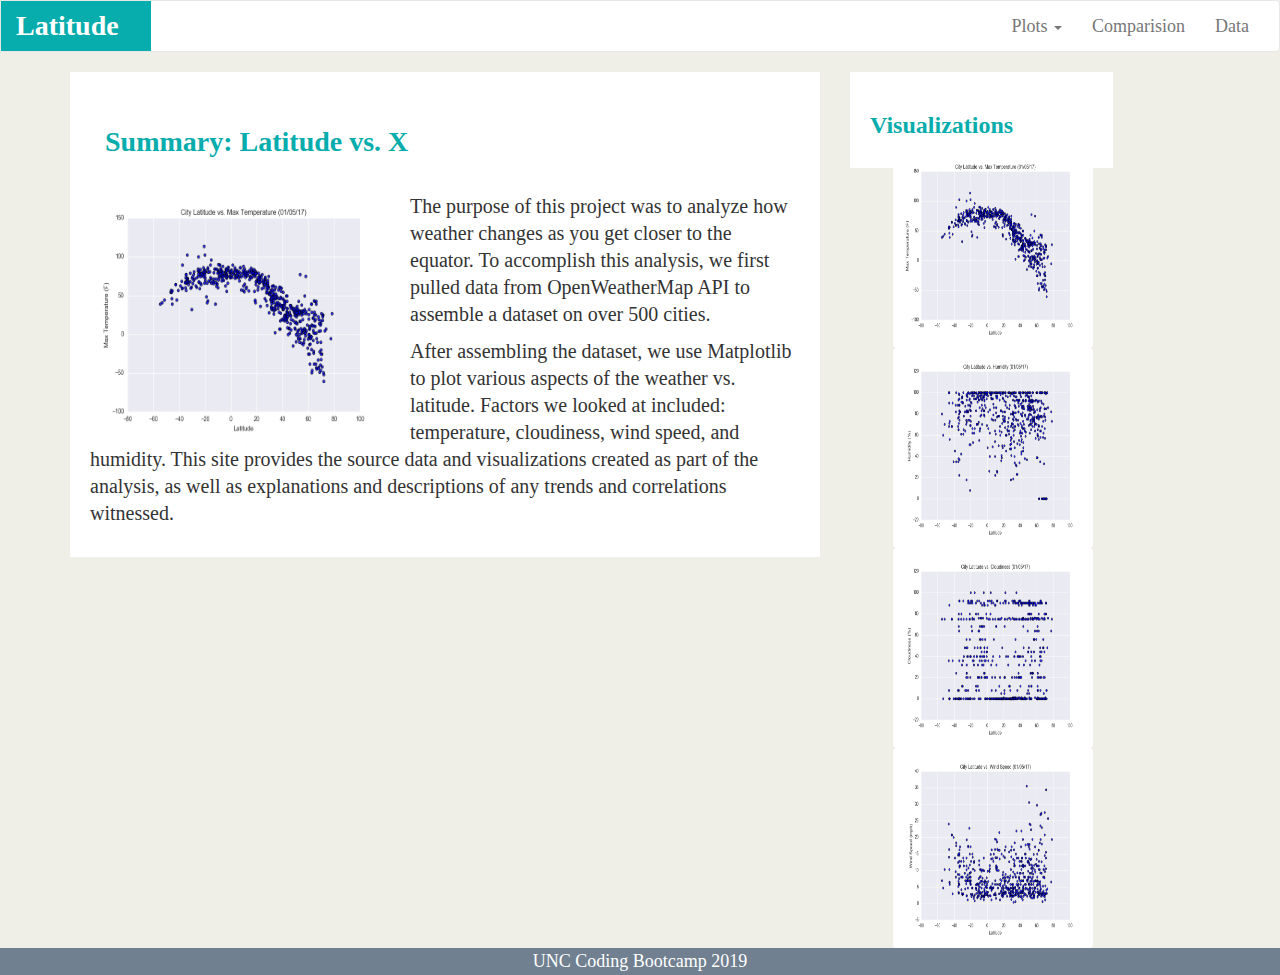
<file: index.html>
<!DOCTYPE html>
<html lang="en-us">
<head>
  <meta charset="UTF-8">
  <title>Bootstrap Visualization Dashboard</title>
  <link rel="stylesheet" href="reset.css">
  <link rel="stylesheet" href="https://maxcdn.bootstrapcdn.com/bootstrap/3.3.7/css/bootstrap.min.css" integrity="sha384-BVYiiSIFeK1dGmJRAkycuHAHRg32OmUcww7on3RYdg4Va+PmSTsz/K68vbdEjh4u" crossorigin="anonymous">
  <link rel="stylesheet" type="text/css" href="style.css">
</head>

<body>
    <nav class="navbar navbar-default">
      <div class="container-fluid">
        <div class="navbar-header">
            <button type="button" class="navbar-toggle" data-toggle="collapse">
                <span class="icon-bar"></span>
                <span class="icon-bar"></span>
                <span class="icon-bar"></span>                        
              </button>
          <a class="navbar-brand" href="#"><strong>Latitude</strong></a>
        </div>
        <div class="collapse navbar-collapse collapse show" data-toggle="collpase" id="bs-example-navbar-collapse-1">
          <ul class="nav navbar-nav navbar-right">
            <li class="dropdown">
              <a href="#" class="dropdown-toggle" data-toggle="dropdown" role="button" aria-haspopup="true" aria-expanded="false">Plots <span class="caret"></span></a>
              <ul class="dropdown-menu">
                <li><a href="#">Max Temperature</a></li>
                <li><a href="#">Humidity</a></li>
                <li><a href="#">Cloudiness</a></li>
                <li><a href="#">Wind Speed</a></li>
              </ul>
            <li><a href="#">Comparision</a></li>
            <li><a href="#">Data</a></li>
            </li>
          </ul>
        </div>
      </div>
    </nav>
    <div class="container clearfix">
        <div class="row clearfix">
            <div class="col-md-8 clearfix">
              <div class="box">
                <header>
                  <h1>
                    <strong>Summary: Latitude vs. X</strong>
                  </h1>
                </header>
                <img id="landing-image" src="Resources\assets\images\Fig1.png" alt="Landing Image" class="pull-left">
                <p>The purpose of this project was to analyze how weather changes as you get closer to the equator. To accomplish this analysis, we first pulled data from OpenWeatherMap API to assemble a dataset on over 500 cities.</p>
                <p>After assembling the dataset, we use Matplotlib to plot various aspects of the weather vs. latitude. Factors we looked at included: temperature, cloudiness, wind speed, and humidity. This site provides the source data and visualizations created as part of the analysis, as well as explanations and descriptions of any trends and correlations witnessed.</p>
              </div>
            </div>
            <div class="col-md-3 clearfix" id="sidebar">
              <div class="box">
                <h2>
                    <strong>Visualizations</strong>
                </h2>
                <ul class="viz-image-group">
                    <li><img id="viz-image" src="Resources\assets\images\Fig1.png" alt="Max Temp Image" class="img-thumbnail float-right d-inline-block"></li>
                    <li><img id="viz-image" src="Resources\assets\images\Fig2.png" alt="Humidity Image" class="img-thumbnail float-right d-inline-block"></li>
                    <li><img id="viz-image" src="Resources\assets\images\Fig3.png" alt="Cloudiness Image" class="img-thumbnail float-right d-inline-block"></li>
                    <li><img id="viz-image" src="Resources\assets\images\Fig4.png" alt="Wind Speed Image" class="img-thumbnail float-right d-inline-block"></li>
                </ul>
              </div>
            </div>
        </div>
    </div>
    <footer class="footer">
        <div class="footer">
            <span>UNC Coding Bootcamp 2019</span>
          </div>
    </footer>
    <script src="https://code.jquery.com/jquery-3.3.1.slim.min.js" integrity="sha384-q8i/X+965DzO0rT7abK41JStQIAqVgRVzpbzo5smXKp4YfRvH+8abtTE1Pi6jizo" crossorigin="anonymous"></script>
    <script src="https://cdnjs.cloudflare.com/ajax/libs/popper.js/1.14.6/umd/popper.min.js" integrity="sha384-wHAiFfRlMFy6i5SRaxvfOCifBUQy1xHdJ/yoi7FRNXMRBu5WHdZYu1hA6ZOblgut" crossorigin="anonymous"></script>
    <script src="https://stackpath.bootstrapcdn.com/bootstrap/4.2.1/js/bootstrap.min.js" integrity="sha384-B0UglyR+jN6CkvvICOB2joaf5I4l3gm9GU6Hc1og6Ls7i6U/mkkaduKaBhlAXv9k" crossorigin="anonymous"></script>
 </body>

</html>
</file>
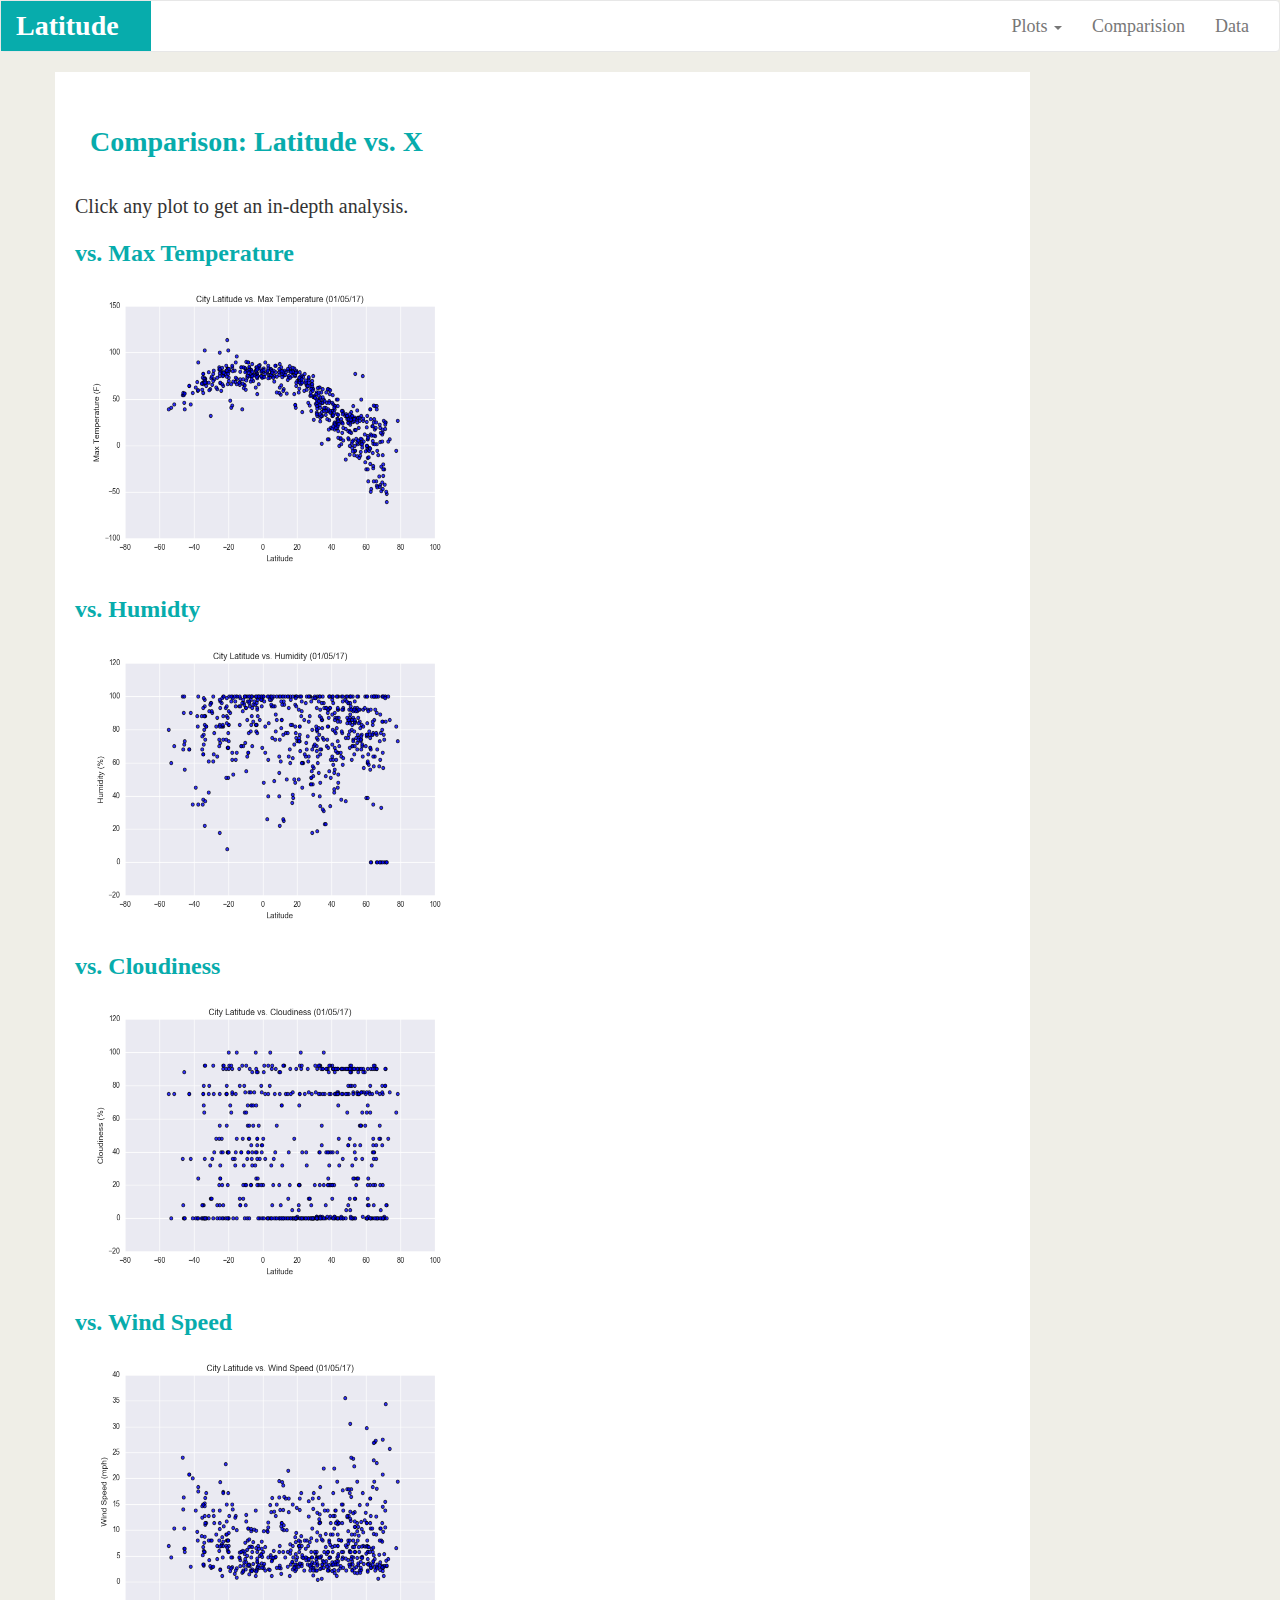
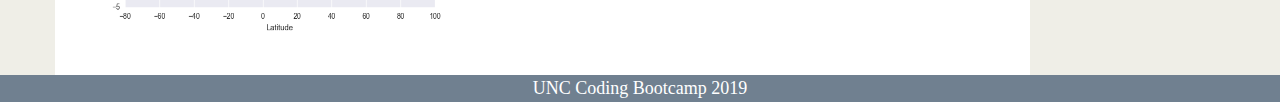
<file: comparison.html>
<!DOCTYPE html>
<html lang="en-us">
<head>
  <meta charset="UTF-8">
  <title>Bootstrap Visualization Dashboard</title>
  <link rel="stylesheet" href="reset.css">
  <link rel="stylesheet" href="https://maxcdn.bootstrapcdn.com/bootstrap/3.3.7/css/bootstrap.min.css" integrity="sha384-BVYiiSIFeK1dGmJRAkycuHAHRg32OmUcww7on3RYdg4Va+PmSTsz/K68vbdEjh4u" crossorigin="anonymous">
  <link rel="stylesheet" type="text/css" href="style.css">
</head>

<body>
    <nav class="navbar navbar-default">
      <div class="container-fluid">
        <div class="navbar-header">
          <a class="navbar-brand" href="#"><strong>Latitude</strong></a>
        </div>
        <div class="collapse navbar-collapse" id="bs-example-navbar-collapse-1">
          <ul class="nav navbar-nav navbar-right">
            <li class="dropdown">
              <a href="#" class="dropdown-toggle" data-toggle="dropdown" role="button" aria-haspopup="true" aria-expanded="false">Plots <span class="caret"></span></a>
              <ul class="dropdown-menu">
                <li><a href="#">Max Temperature</a></li>
                <li><a href="#">Humidity</a></li>
                <li><a href="#">Cloudiness</a></li>
                <li><a href="#">Wind Speed</a></li>
              </ul>
            <li><a href="#">Comparision</a></li>
            <li><a href="#">Data</a></li>
            </li>
          </ul>
        </div>
      </div>
    </nav>
    <div class="container clearfix">
        <div class="row clearfix">
            <div class="col-md-10 clearfix">
              <header>
                <h1>
                  <strong>Comparison: Latitude vs. X</strong>
                </h1>
              </header>
              <p>Click any plot to get an in-depth analysis.</p>
              <ul>
                  <li><div class="caption"><h3><strong>vs. Max Temperature</strong></h3></div><a href="#"><img id="comp-image" src="Resources\assets\images\Fig1.png" alt="Max Temp Image"></a></li>
                  <li><div class="caption"><h3><strong>vs. Humidty</strong></h3></div><a href="#"><img id="comp-image" src="Resources\assets\images\Fig2.png" alt="Humidity Image"></a></li>
                  <li><div class="caption"><h3><strong>vs. Cloudiness</strong></h3></div><a href="#"><img id="comp-image" src="Resources\assets\images\Fig3.png" alt="Cloudiness Image"></a></li>
                  <li><div class="caption"><h3><strong>vs. Wind Speed</strong></h3></div><a href="#"><img id="comp-image" src="Resources\assets\images\Fig4.png" alt="Wind Speed Image"></a></li>
              </ul>
            </div>
        </div>
    </div>
    <footer class="footer">
        <div class="footer">
            <span>UNC Coding Bootcamp 2019</span>
          </div>
    </footer>
    <script src="https://code.jquery.com/jquery-3.3.1.slim.min.js" integrity="sha384-q8i/X+965DzO0rT7abK41JStQIAqVgRVzpbzo5smXKp4YfRvH+8abtTE1Pi6jizo" crossorigin="anonymous"></script>
    <script src="https://cdnjs.cloudflare.com/ajax/libs/popper.js/1.14.6/umd/popper.min.js" integrity="sha384-wHAiFfRlMFy6i5SRaxvfOCifBUQy1xHdJ/yoi7FRNXMRBu5WHdZYu1hA6ZOblgut" crossorigin="anonymous"></script>
    <script src="https://stackpath.bootstrapcdn.com/bootstrap/4.2.1/js/bootstrap.min.js" integrity="sha384-B0UglyR+jN6CkvvICOB2joaf5I4l3gm9GU6Hc1og6Ls7i6U/mkkaduKaBhlAXv9k" crossorigin="anonymous"></script>
 </body>

</html>
</file>
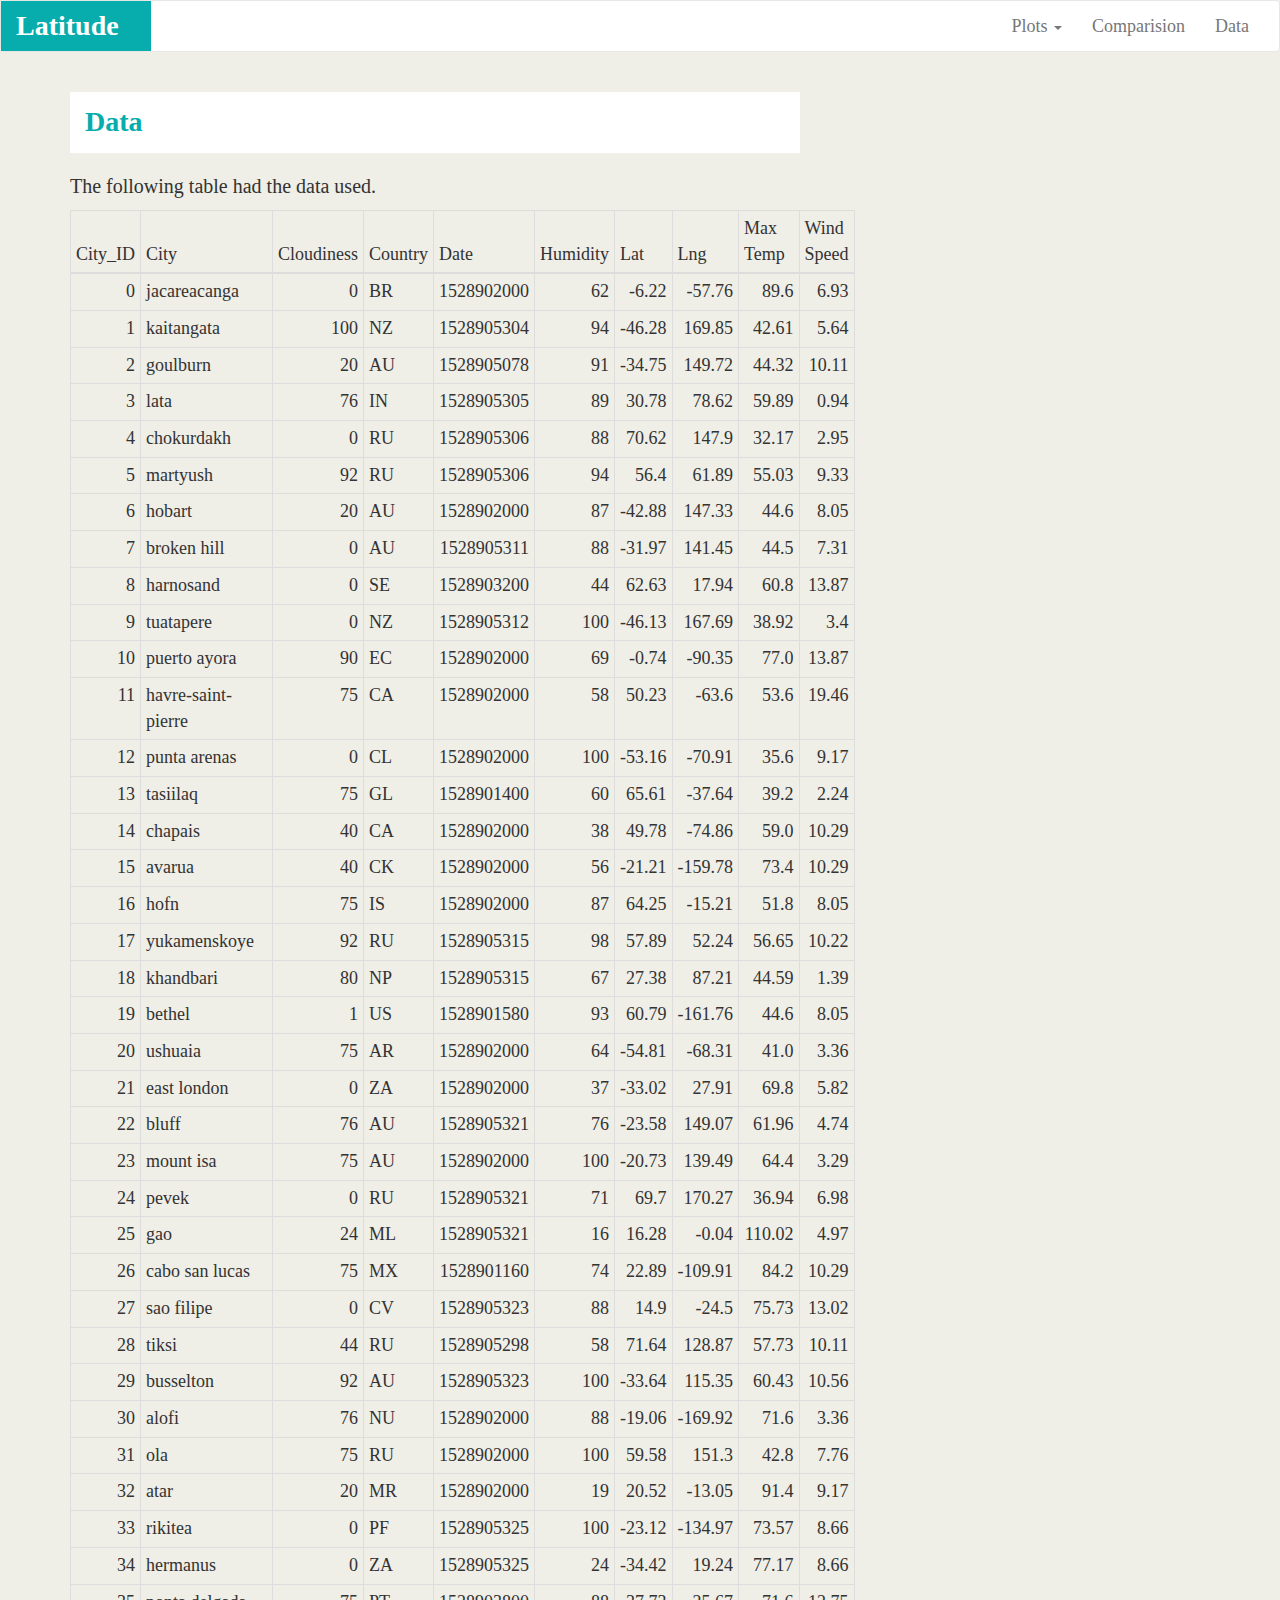
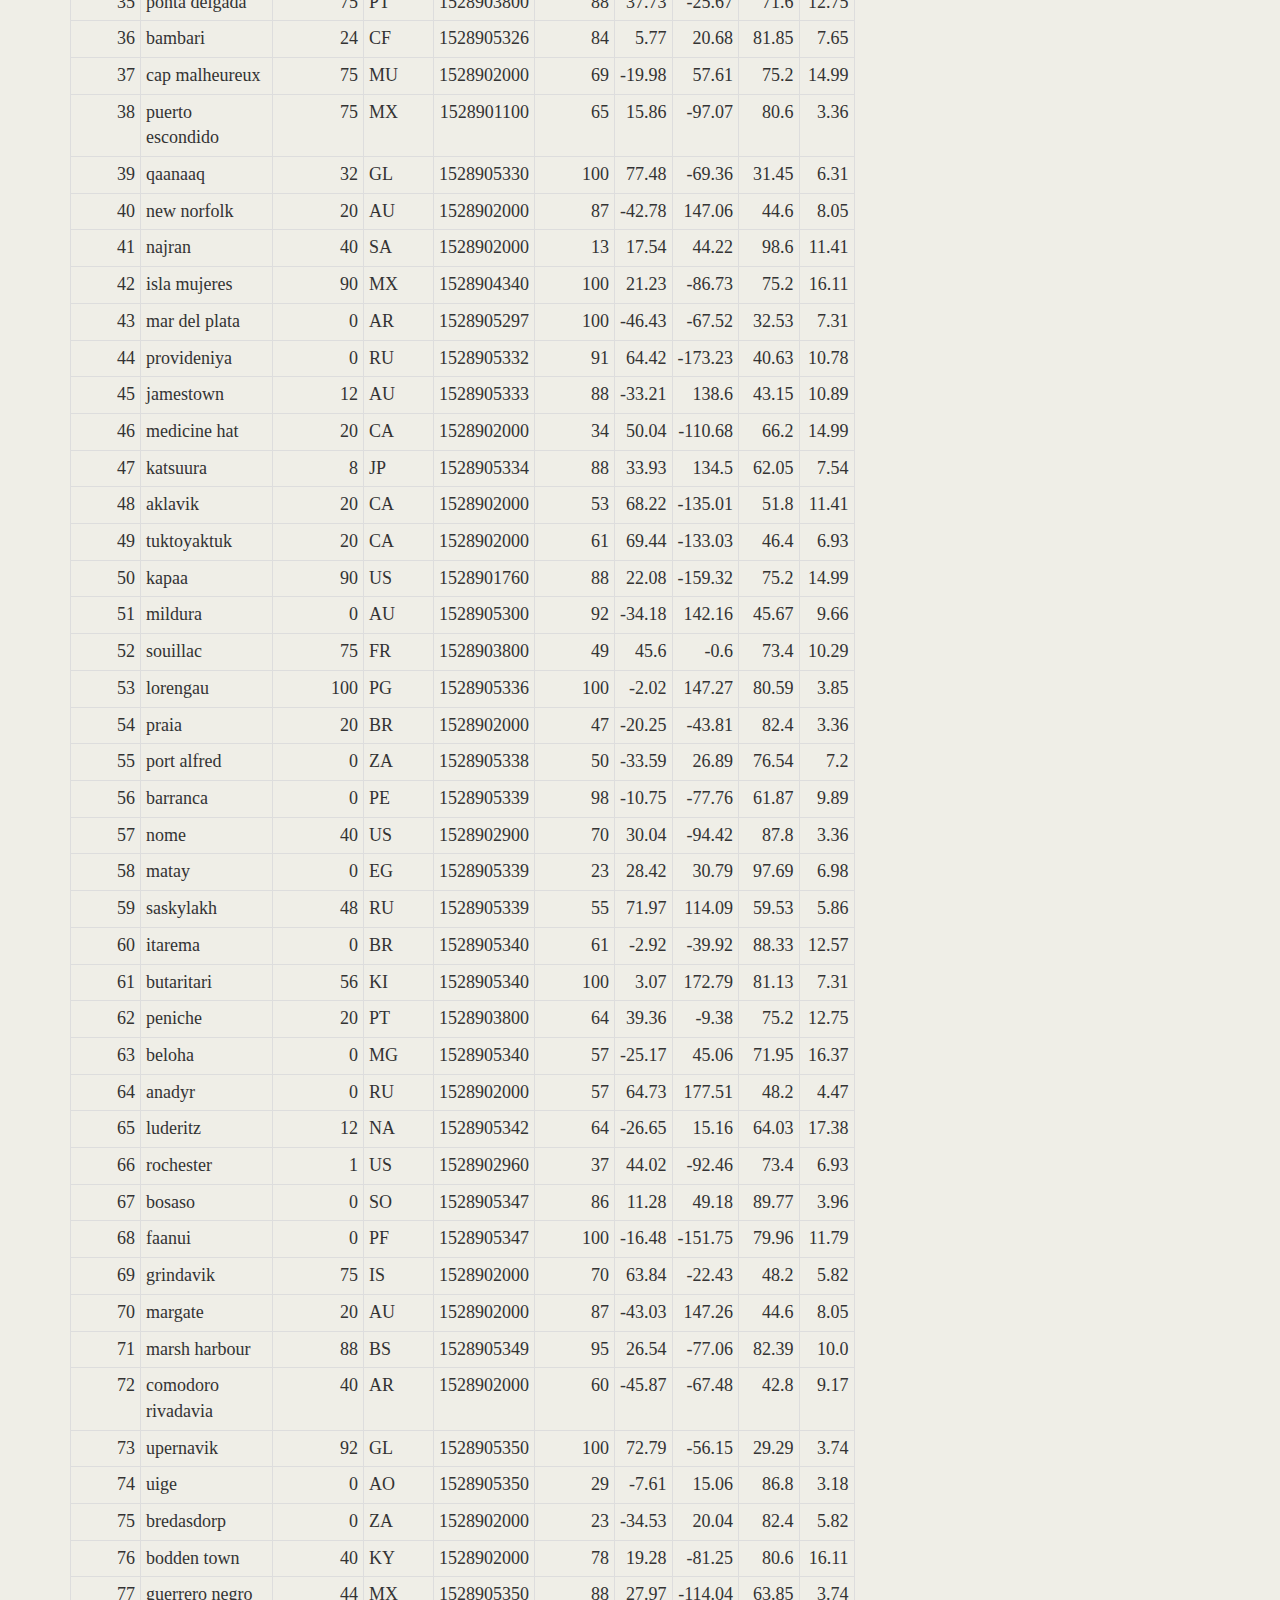
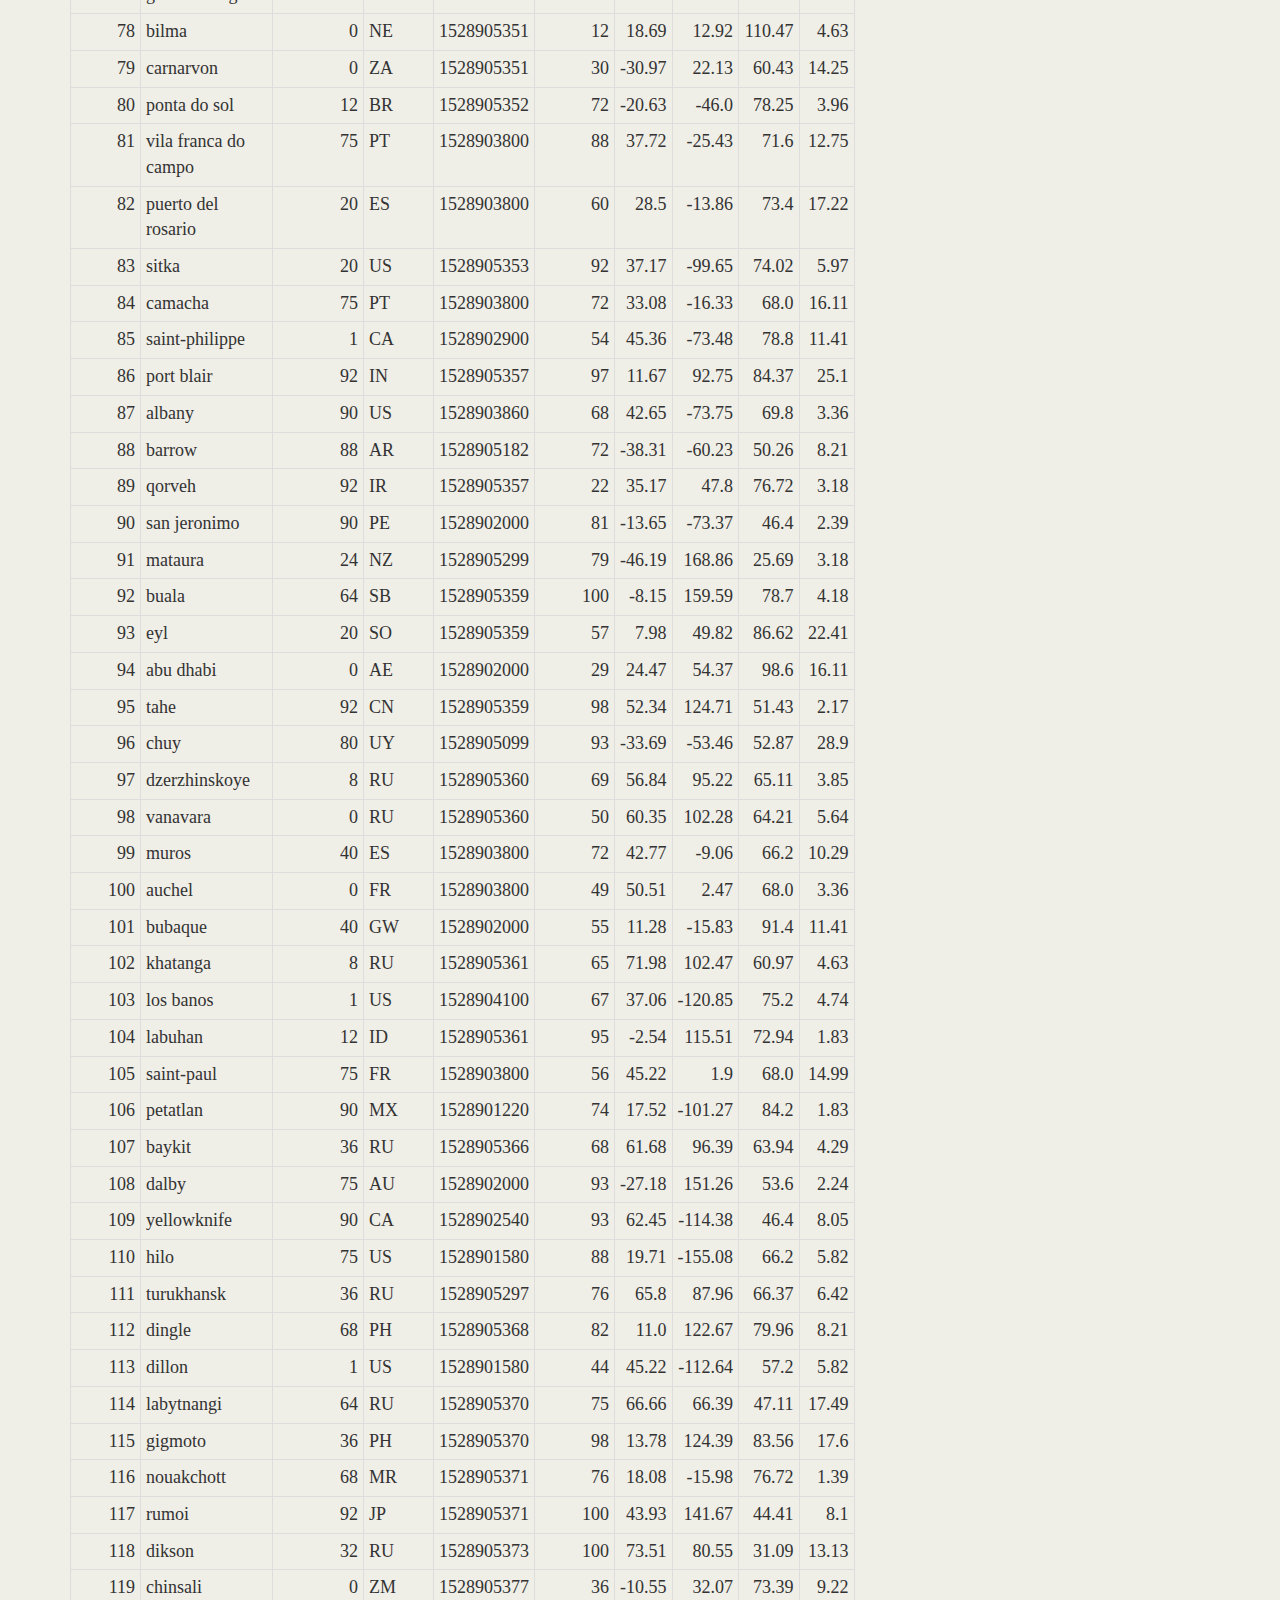
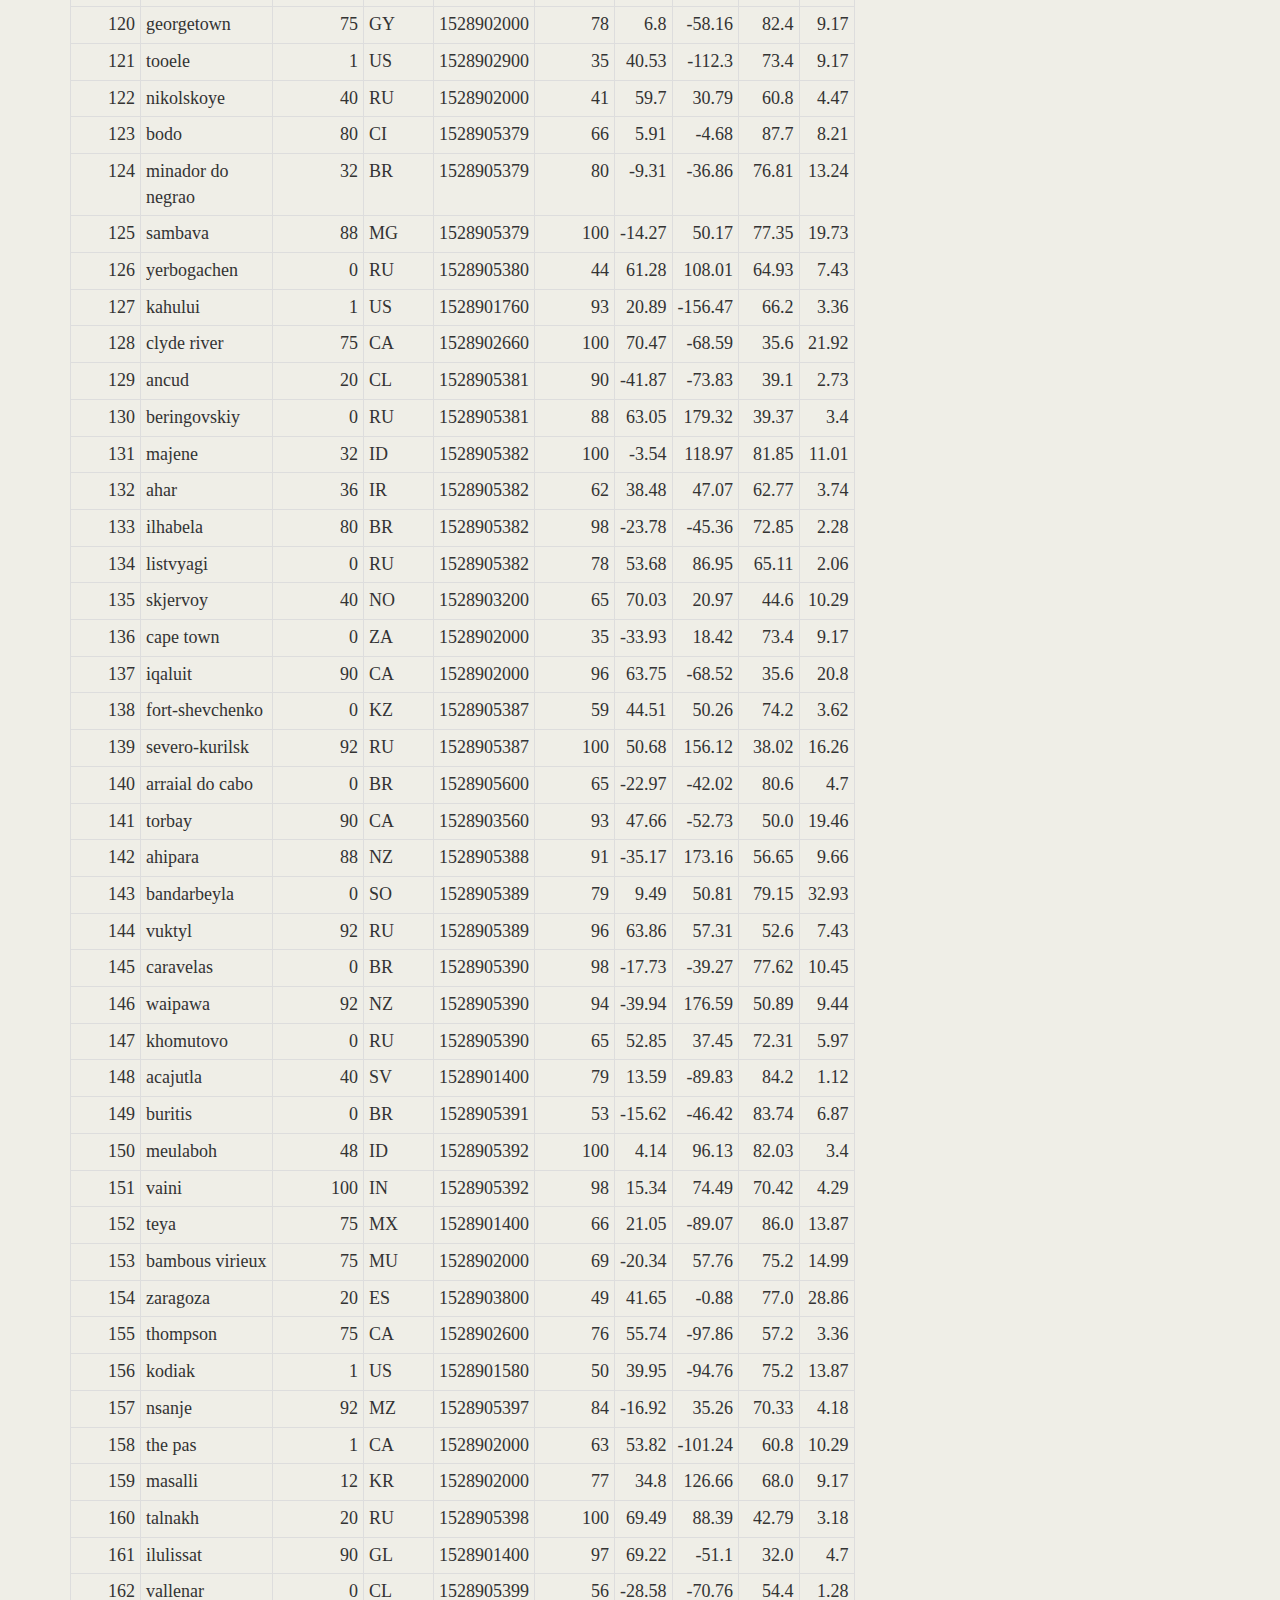
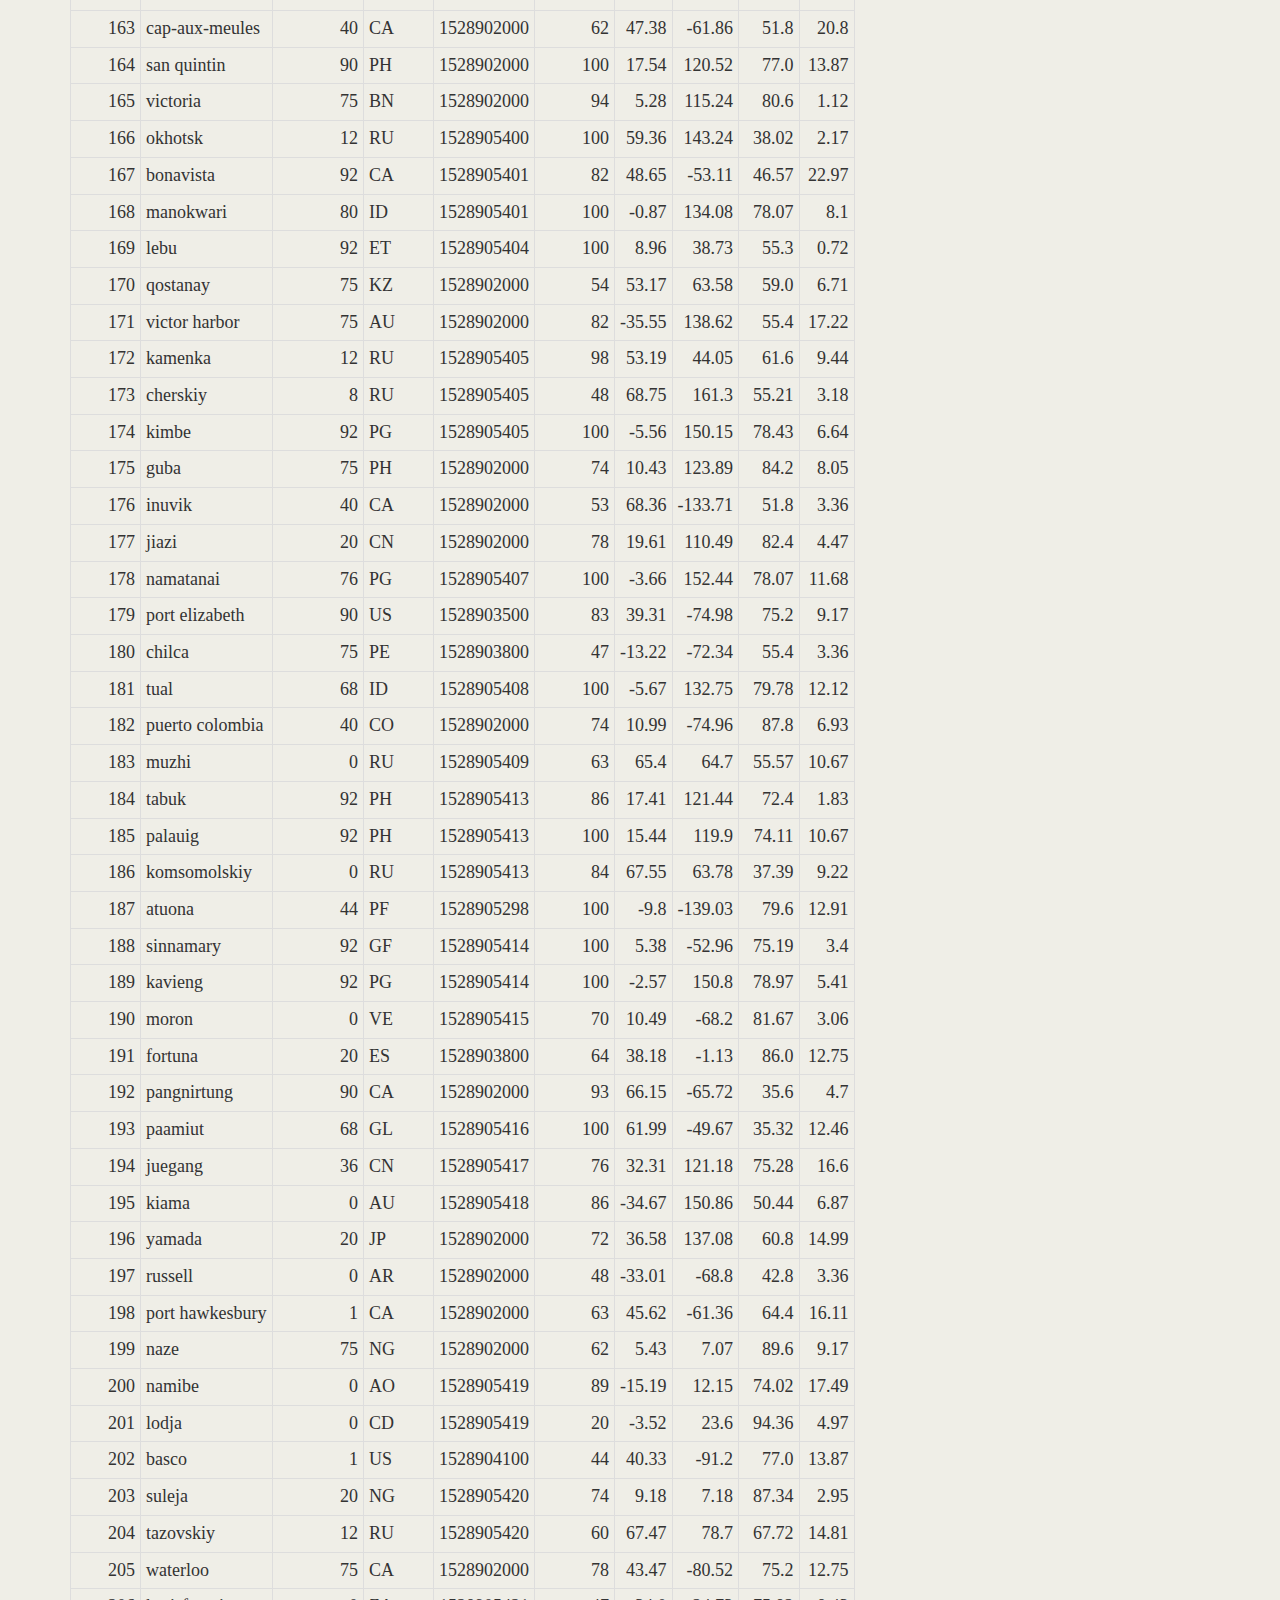
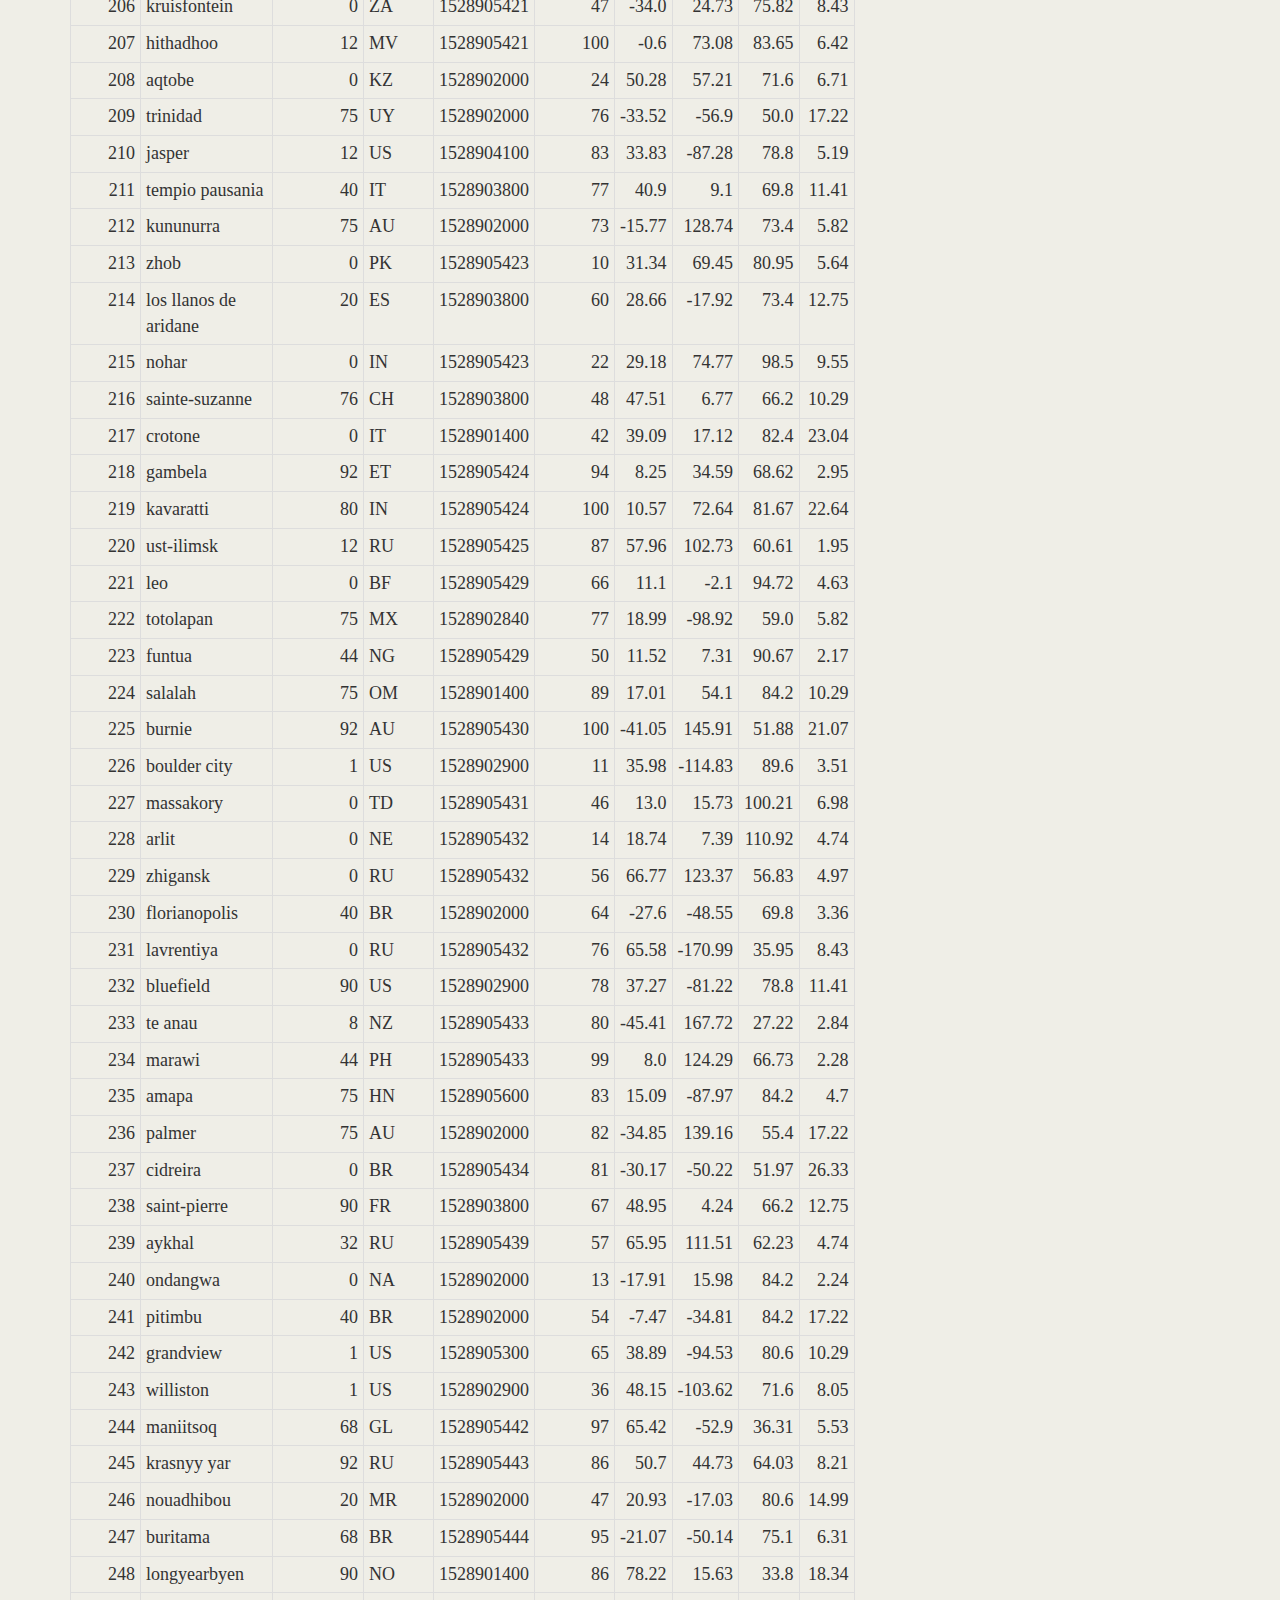
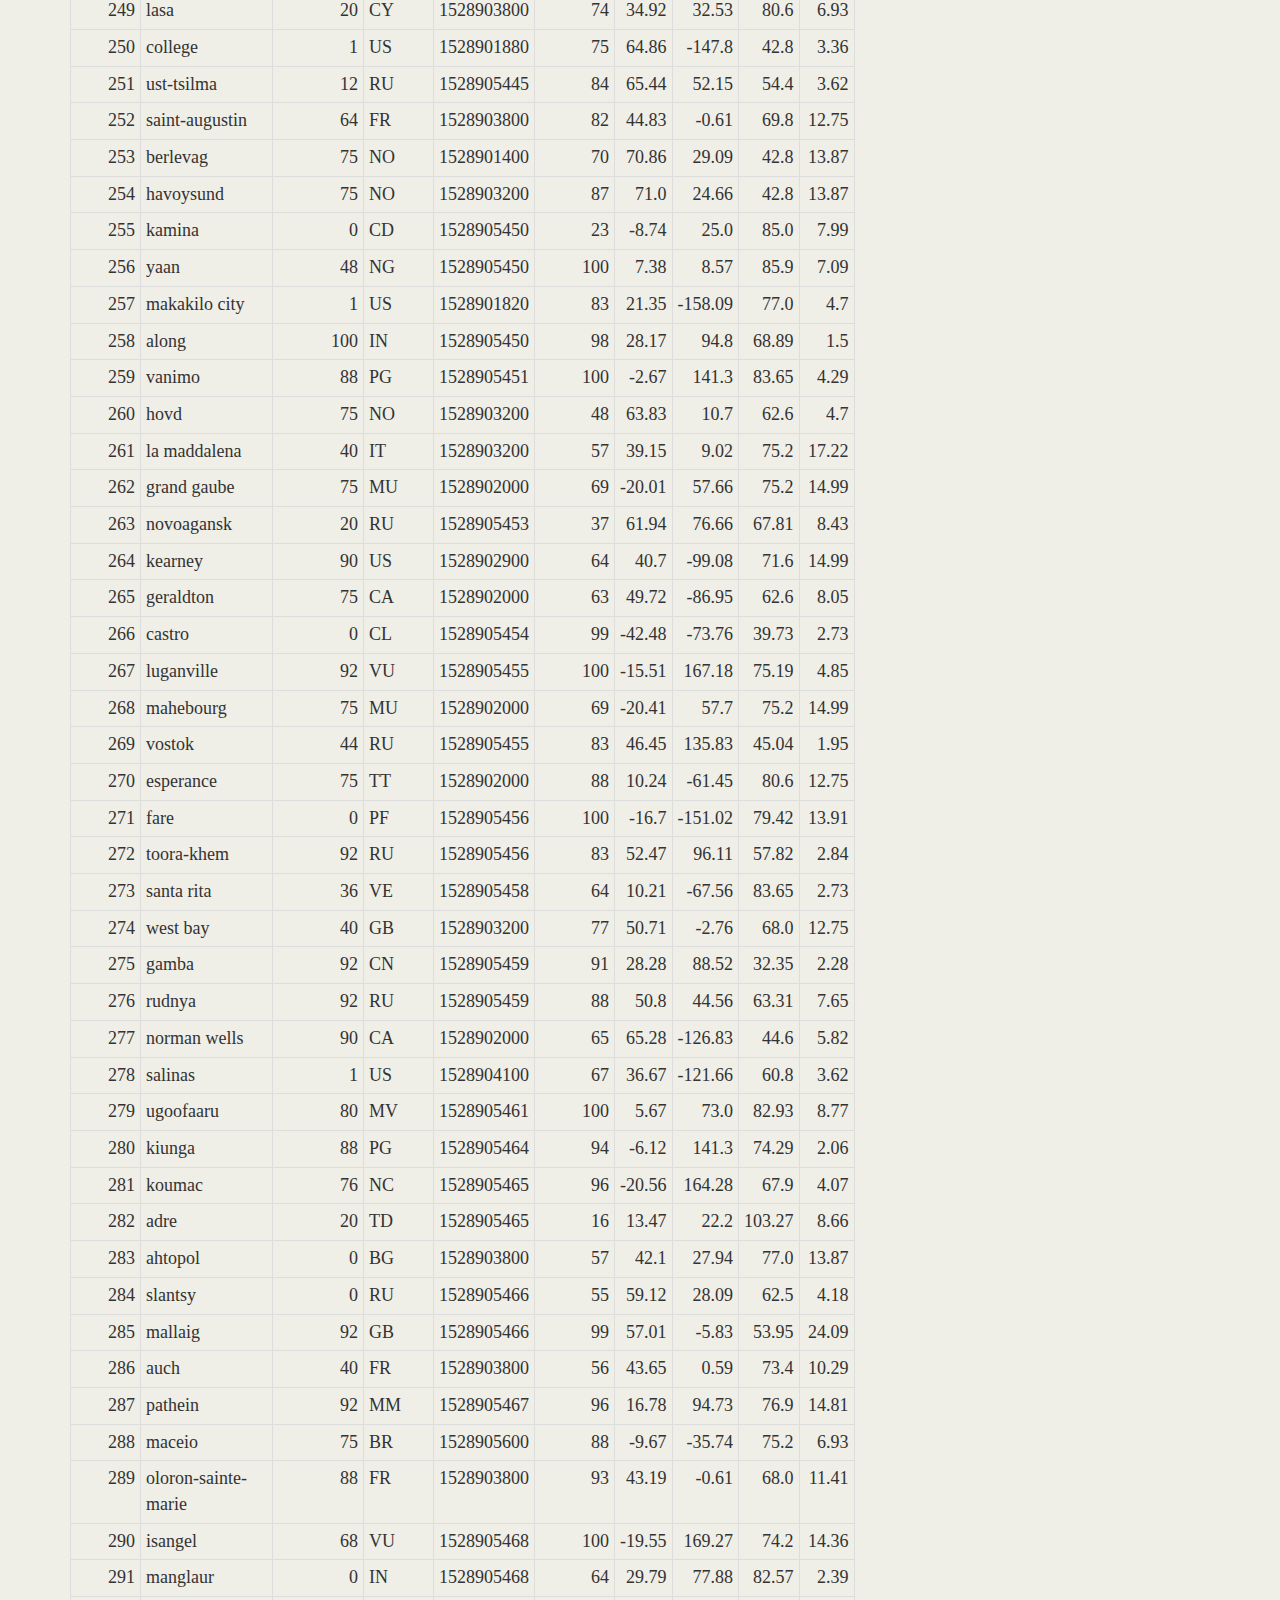
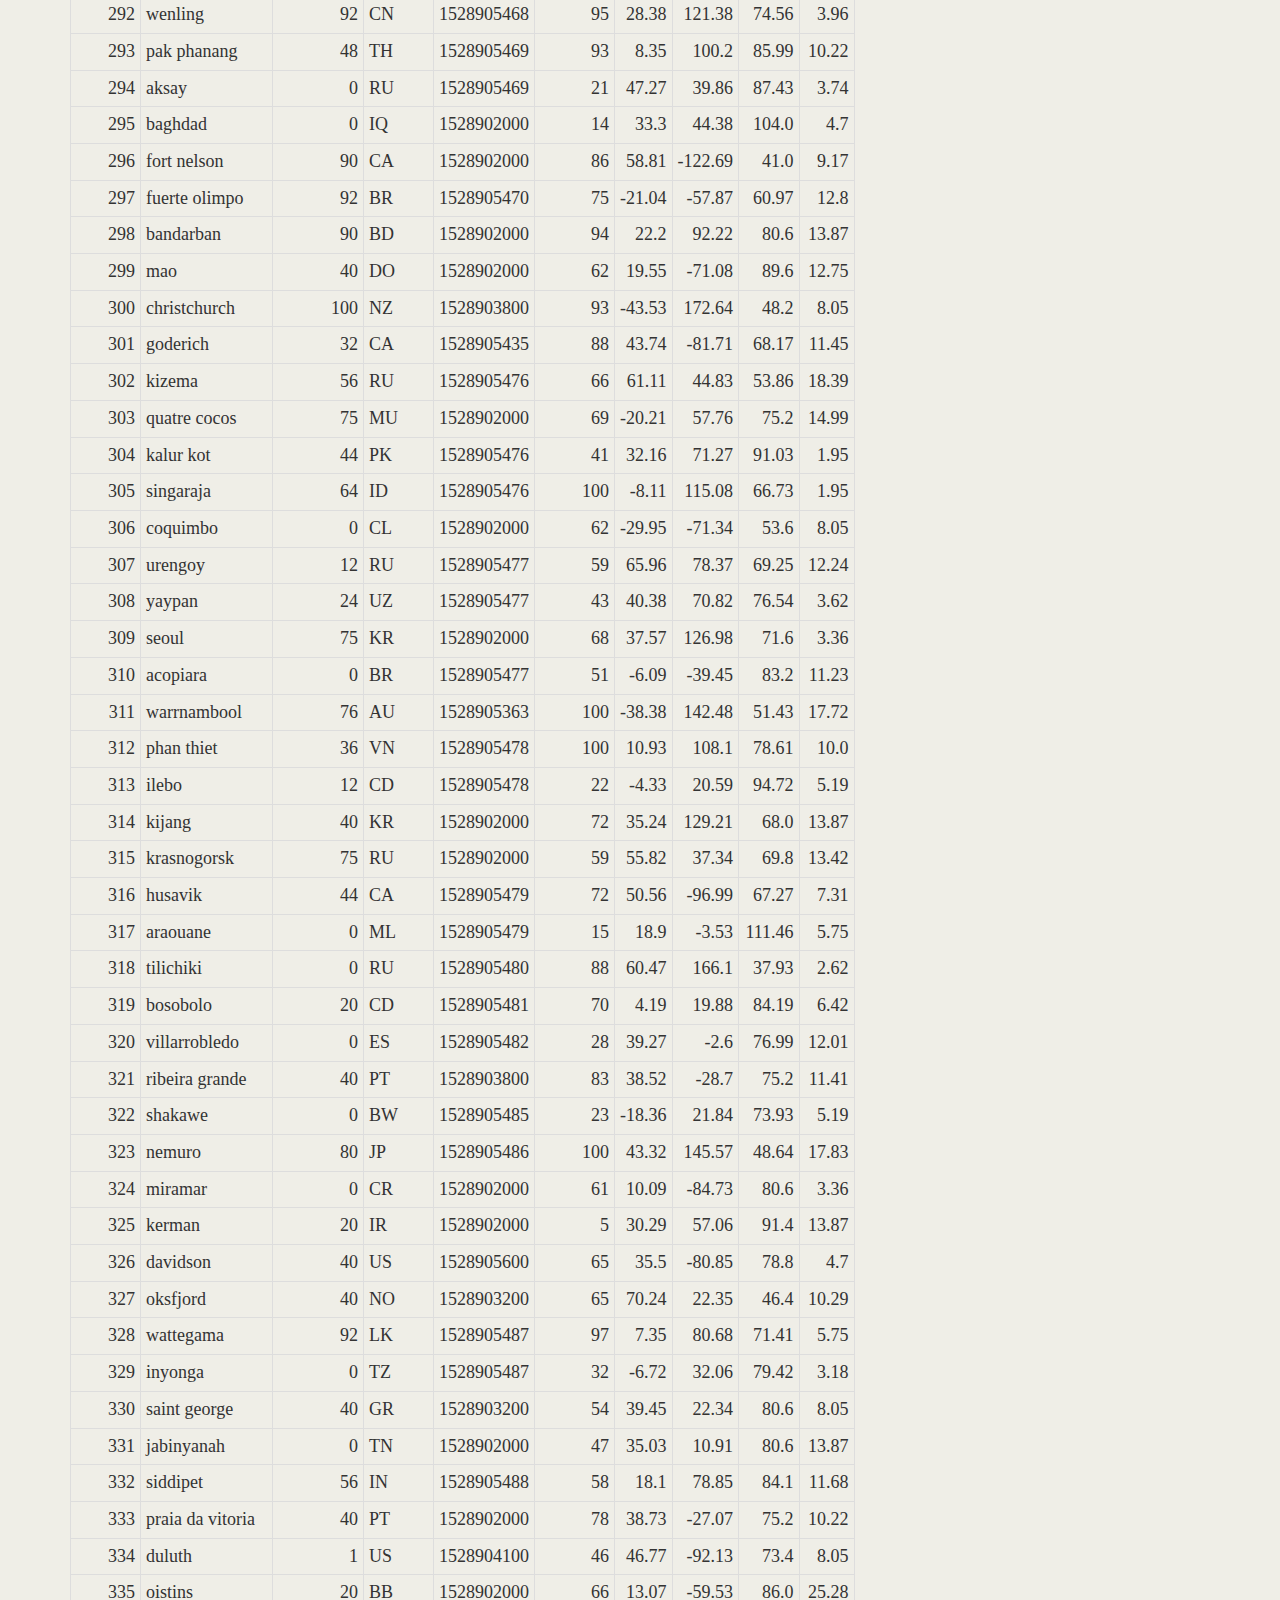
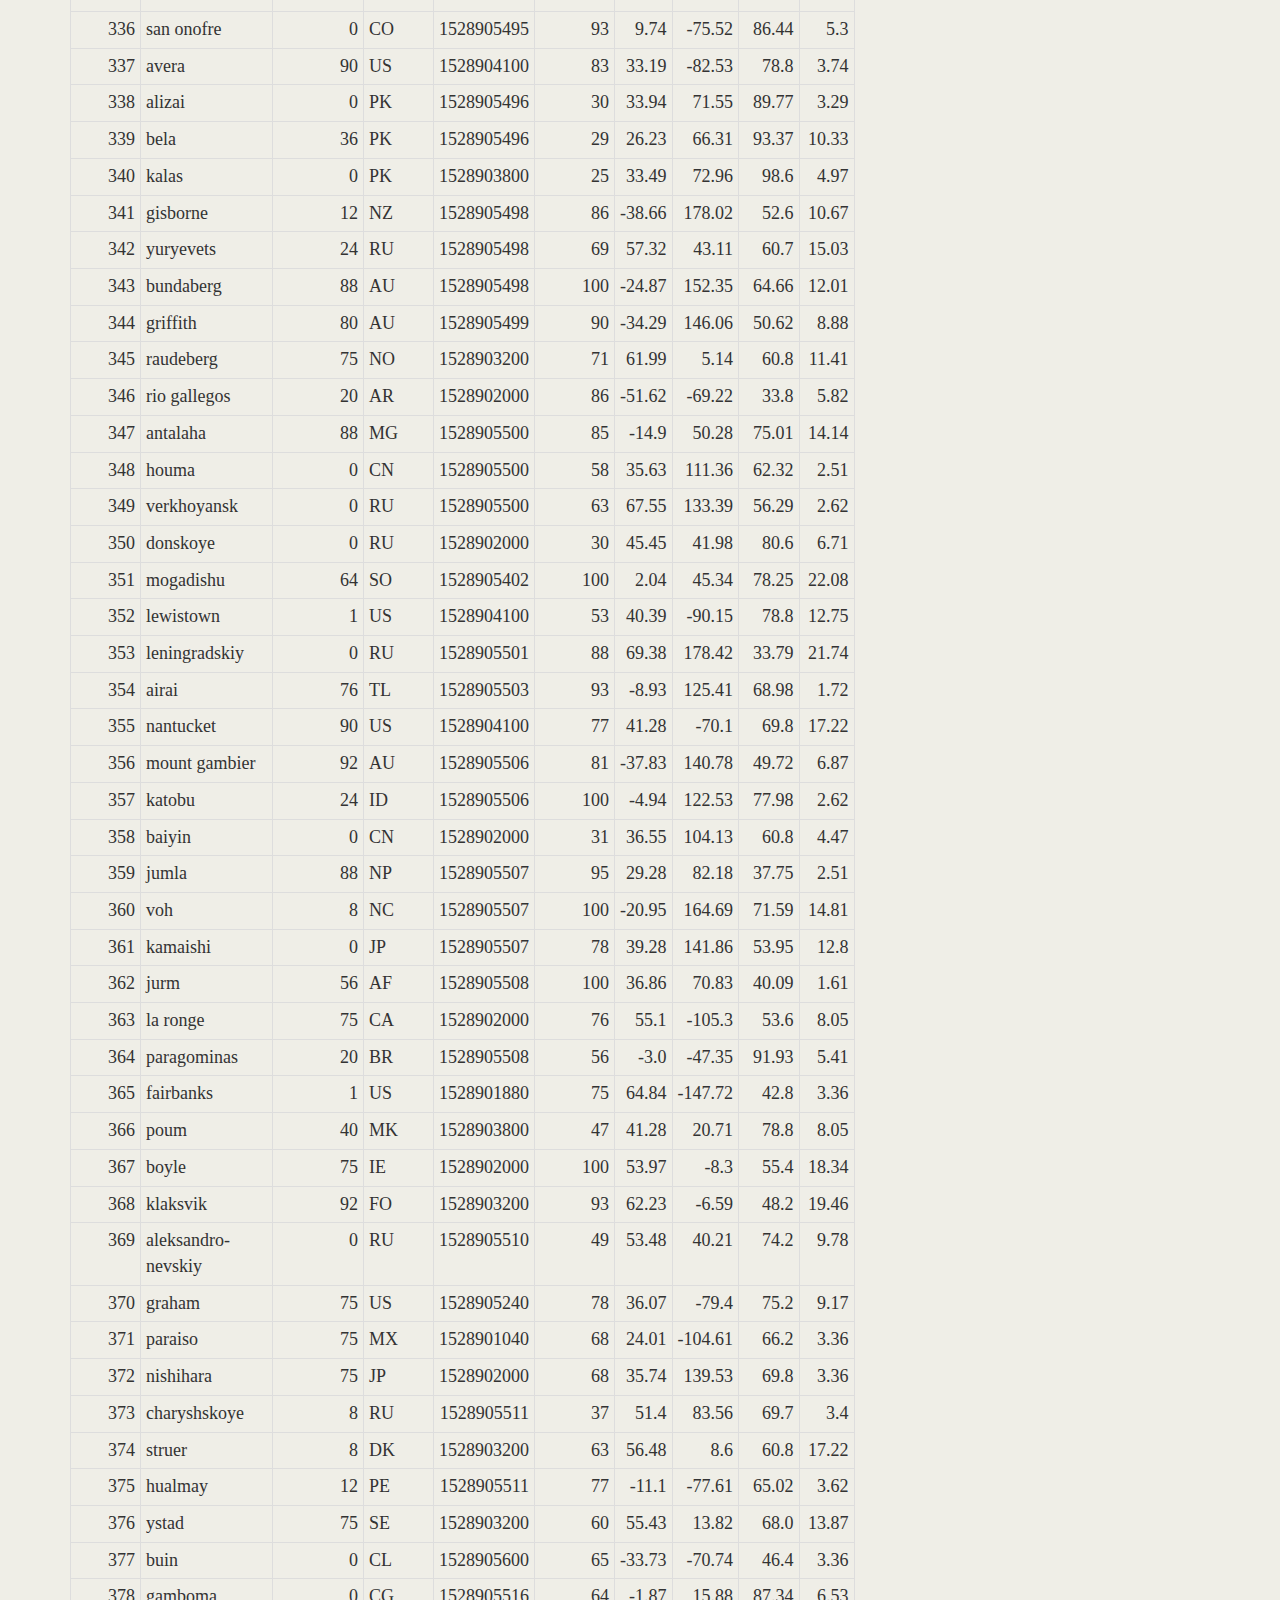
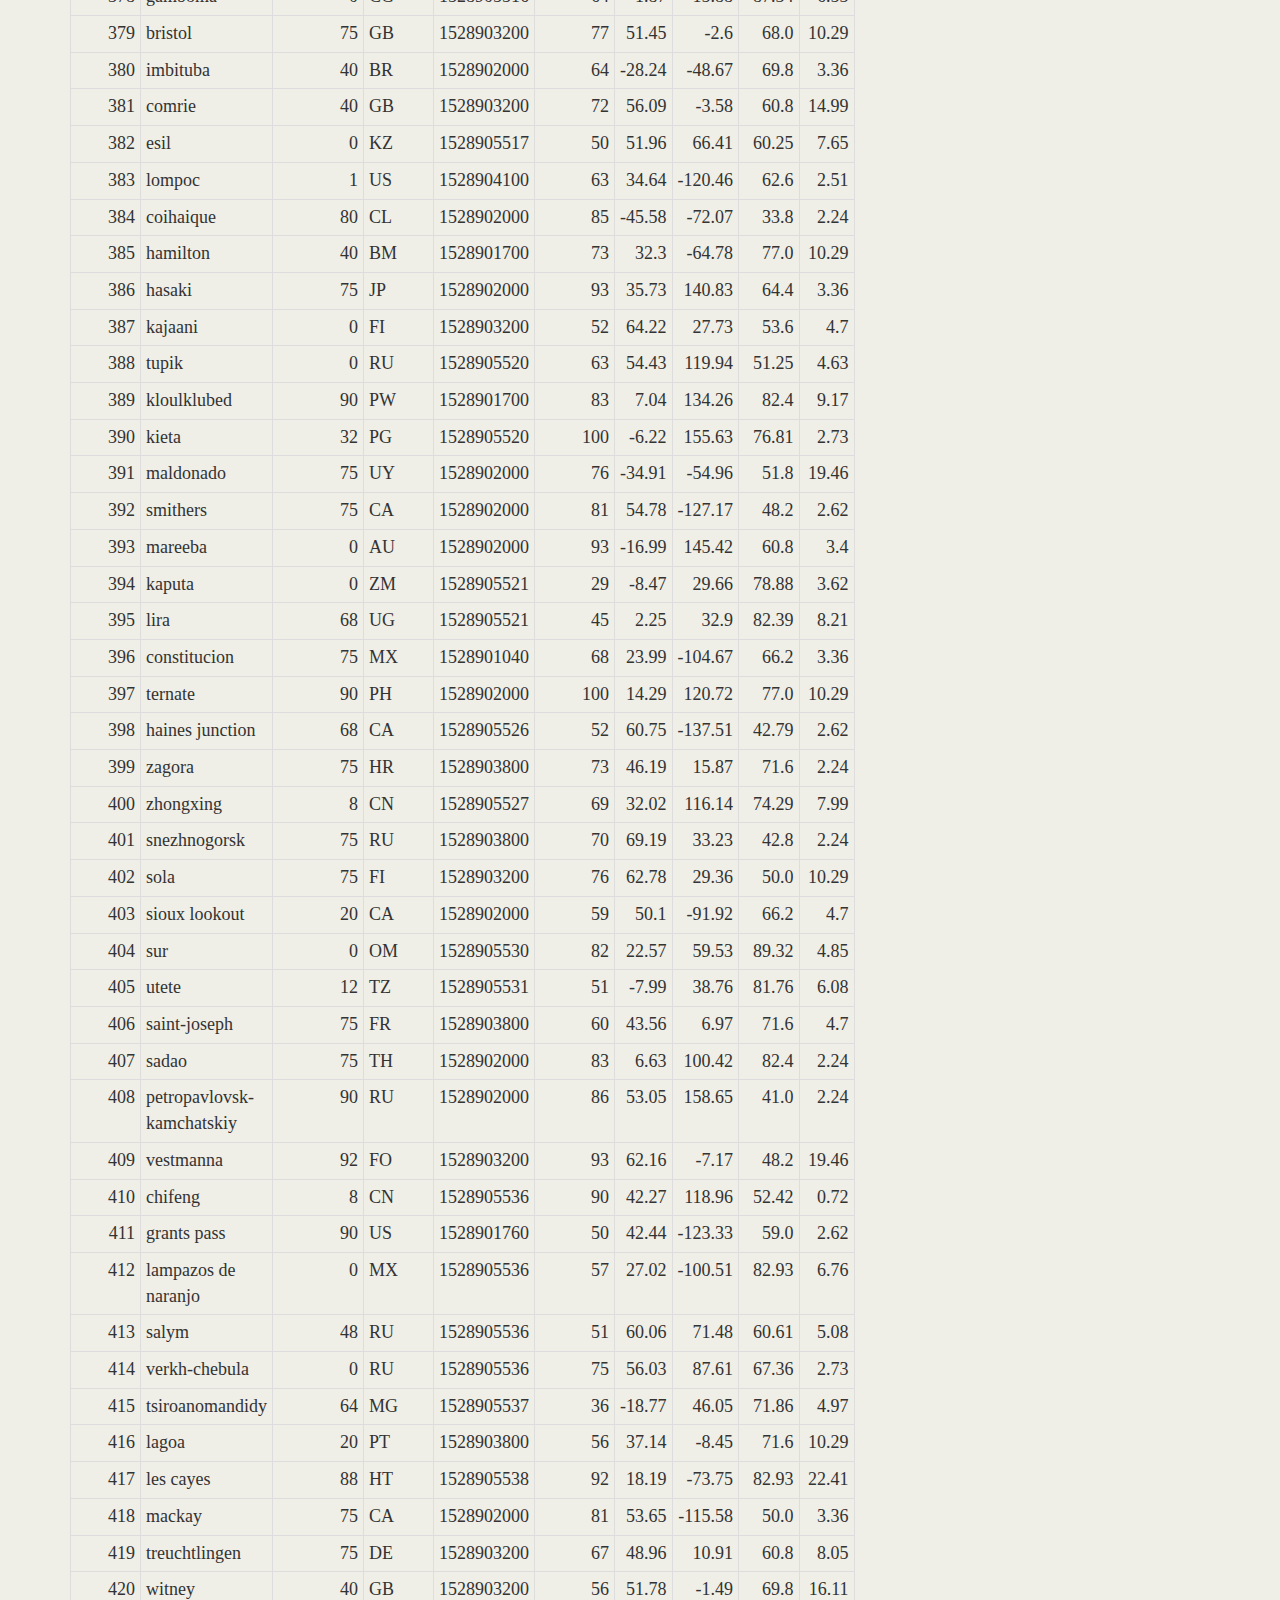
<file: table.html>
<!DOCTYPE html>
<html lang="en-us">
<head>
        <meta charset="UTF-8">
        <title>Bootstrap Visualization Dashboard</title>
        <link rel="stylesheet" href="reset.css">
        <link rel="stylesheet" href="https://maxcdn.bootstrapcdn.com/bootstrap/3.3.7/css/bootstrap.min.css" integrity="sha384-BVYiiSIFeK1dGmJRAkycuHAHRg32OmUcww7on3RYdg4Va+PmSTsz/K68vbdEjh4u" crossorigin="anonymous">
        <link rel="stylesheet" type="text/css" href="style.css">
</head>
        
<body>
        <nav class="navbar navbar-default">
                        <div class="container-fluid">
                                <div class="navbar-header">
                                <a class="navbar-brand" href="#"><strong>Latitude</strong></a>
                                </div>
                                <div class="collapse navbar-collapse" id="bs-example-navbar-collapse-1">
                                <ul class="nav navbar-nav navbar-right">
                                <li class="dropdown">
                                <a href="#" class="dropdown-toggle" data-toggle="dropdown" role="button" aria-haspopup="true" aria-expanded="false">Plots <span class="caret"></span></a>
                                <ul class="dropdown-menu">
                                        <li><a href="#">Max Temperature</a></li>
                                        <li><a href="#">Humidity</a></li>
                                        <li><a href="#">Cloudiness</a></li>
                                        <li><a href="#">Wind Speed</a></li>
                                </ul>
                                <li><a href="#">Comparision</a></li>
                                <li><a href="#">Data</a></li>
                                </li>
                                </ul>
                                </div>
                        </div>
                        </nav>
        <div class="container clearfix">
                        <div class="row clearfix">
                                <div class="col-md-8 clearfix">
                                <header>
                                <h1><strong>Data</strong></h1> 
                                </header>
                                <p>The following table had the data used.</p>
<table class="table table-bordered table-hover table-condensed">
<thead><tr><th title="Field #1">City_ID</th>
<th title="Field #2">City</th>
<th title="Field #3">Cloudiness</th>
<th title="Field #4">Country</th>
<th title="Field #5">Date</th>
<th title="Field #6">Humidity</th>
<th title="Field #7">Lat</th>
<th title="Field #8">Lng</th>
<th title="Field #9">Max Temp</th>
<th title="Field #10">Wind Speed</th>
</tr></thead>
<tbody><tr>
<td align="right">0</td>
<td>jacareacanga</td>
<td align="right">0</td>
<td>BR</td>
<td align="right">1528902000</td>
<td align="right">62</td>
<td align="right">-6.22</td>
<td align="right">-57.76</td>
<td align="right">89.6</td>
<td align="right">6.93</td>
</tr>
<tr>
<td align="right">1</td>
<td>kaitangata</td>
<td align="right">100</td>
<td>NZ</td>
<td align="right">1528905304</td>
<td align="right">94</td>
<td align="right">-46.28</td>
<td align="right">169.85</td>
<td align="right">42.61</td>
<td align="right">5.64</td>
</tr>
<tr>
<td align="right">2</td>
<td>goulburn</td>
<td align="right">20</td>
<td>AU</td>
<td align="right">1528905078</td>
<td align="right">91</td>
<td align="right">-34.75</td>
<td align="right">149.72</td>
<td align="right">44.32</td>
<td align="right">10.11</td>
</tr>
<tr>
<td align="right">3</td>
<td>lata</td>
<td align="right">76</td>
<td>IN</td>
<td align="right">1528905305</td>
<td align="right">89</td>
<td align="right">30.78</td>
<td align="right">78.62</td>
<td align="right">59.89</td>
<td align="right">0.94</td>
</tr>
<tr>
<td align="right">4</td>
<td>chokurdakh</td>
<td align="right">0</td>
<td>RU</td>
<td align="right">1528905306</td>
<td align="right">88</td>
<td align="right">70.62</td>
<td align="right">147.9</td>
<td align="right">32.17</td>
<td align="right">2.95</td>
</tr>
<tr>
<td align="right">5</td>
<td>martyush</td>
<td align="right">92</td>
<td>RU</td>
<td align="right">1528905306</td>
<td align="right">94</td>
<td align="right">56.4</td>
<td align="right">61.89</td>
<td align="right">55.03</td>
<td align="right">9.33</td>
</tr>
<tr>
<td align="right">6</td>
<td>hobart</td>
<td align="right">20</td>
<td>AU</td>
<td align="right">1528902000</td>
<td align="right">87</td>
<td align="right">-42.88</td>
<td align="right">147.33</td>
<td align="right">44.6</td>
<td align="right">8.05</td>
</tr>
<tr>
<td align="right">7</td>
<td>broken hill</td>
<td align="right">0</td>
<td>AU</td>
<td align="right">1528905311</td>
<td align="right">88</td>
<td align="right">-31.97</td>
<td align="right">141.45</td>
<td align="right">44.5</td>
<td align="right">7.31</td>
</tr>
<tr>
<td align="right">8</td>
<td>harnosand</td>
<td align="right">0</td>
<td>SE</td>
<td align="right">1528903200</td>
<td align="right">44</td>
<td align="right">62.63</td>
<td align="right">17.94</td>
<td align="right">60.8</td>
<td align="right">13.87</td>
</tr>
<tr>
<td align="right">9</td>
<td>tuatapere</td>
<td align="right">0</td>
<td>NZ</td>
<td align="right">1528905312</td>
<td align="right">100</td>
<td align="right">-46.13</td>
<td align="right">167.69</td>
<td align="right">38.92</td>
<td align="right">3.4</td>
</tr>
<tr>
<td align="right">10</td>
<td>puerto ayora</td>
<td align="right">90</td>
<td>EC</td>
<td align="right">1528902000</td>
<td align="right">69</td>
<td align="right">-0.74</td>
<td align="right">-90.35</td>
<td align="right">77.0</td>
<td align="right">13.87</td>
</tr>
<tr>
<td align="right">11</td>
<td>havre-saint-pierre</td>
<td align="right">75</td>
<td>CA</td>
<td align="right">1528902000</td>
<td align="right">58</td>
<td align="right">50.23</td>
<td align="right">-63.6</td>
<td align="right">53.6</td>
<td align="right">19.46</td>
</tr>
<tr>
<td align="right">12</td>
<td>punta arenas</td>
<td align="right">0</td>
<td>CL</td>
<td align="right">1528902000</td>
<td align="right">100</td>
<td align="right">-53.16</td>
<td align="right">-70.91</td>
<td align="right">35.6</td>
<td align="right">9.17</td>
</tr>
<tr>
<td align="right">13</td>
<td>tasiilaq</td>
<td align="right">75</td>
<td>GL</td>
<td align="right">1528901400</td>
<td align="right">60</td>
<td align="right">65.61</td>
<td align="right">-37.64</td>
<td align="right">39.2</td>
<td align="right">2.24</td>
</tr>
<tr>
<td align="right">14</td>
<td>chapais</td>
<td align="right">40</td>
<td>CA</td>
<td align="right">1528902000</td>
<td align="right">38</td>
<td align="right">49.78</td>
<td align="right">-74.86</td>
<td align="right">59.0</td>
<td align="right">10.29</td>
</tr>
<tr>
<td align="right">15</td>
<td>avarua</td>
<td align="right">40</td>
<td>CK</td>
<td align="right">1528902000</td>
<td align="right">56</td>
<td align="right">-21.21</td>
<td align="right">-159.78</td>
<td align="right">73.4</td>
<td align="right">10.29</td>
</tr>
<tr>
<td align="right">16</td>
<td>hofn</td>
<td align="right">75</td>
<td>IS</td>
<td align="right">1528902000</td>
<td align="right">87</td>
<td align="right">64.25</td>
<td align="right">-15.21</td>
<td align="right">51.8</td>
<td align="right">8.05</td>
</tr>
<tr>
<td align="right">17</td>
<td>yukamenskoye</td>
<td align="right">92</td>
<td>RU</td>
<td align="right">1528905315</td>
<td align="right">98</td>
<td align="right">57.89</td>
<td align="right">52.24</td>
<td align="right">56.65</td>
<td align="right">10.22</td>
</tr>
<tr>
<td align="right">18</td>
<td>khandbari</td>
<td align="right">80</td>
<td>NP</td>
<td align="right">1528905315</td>
<td align="right">67</td>
<td align="right">27.38</td>
<td align="right">87.21</td>
<td align="right">44.59</td>
<td align="right">1.39</td>
</tr>
<tr>
<td align="right">19</td>
<td>bethel</td>
<td align="right">1</td>
<td>US</td>
<td align="right">1528901580</td>
<td align="right">93</td>
<td align="right">60.79</td>
<td align="right">-161.76</td>
<td align="right">44.6</td>
<td align="right">8.05</td>
</tr>
<tr>
<td align="right">20</td>
<td>ushuaia</td>
<td align="right">75</td>
<td>AR</td>
<td align="right">1528902000</td>
<td align="right">64</td>
<td align="right">-54.81</td>
<td align="right">-68.31</td>
<td align="right">41.0</td>
<td align="right">3.36</td>
</tr>
<tr>
<td align="right">21</td>
<td>east london</td>
<td align="right">0</td>
<td>ZA</td>
<td align="right">1528902000</td>
<td align="right">37</td>
<td align="right">-33.02</td>
<td align="right">27.91</td>
<td align="right">69.8</td>
<td align="right">5.82</td>
</tr>
<tr>
<td align="right">22</td>
<td>bluff</td>
<td align="right">76</td>
<td>AU</td>
<td align="right">1528905321</td>
<td align="right">76</td>
<td align="right">-23.58</td>
<td align="right">149.07</td>
<td align="right">61.96</td>
<td align="right">4.74</td>
</tr>
<tr>
<td align="right">23</td>
<td>mount isa</td>
<td align="right">75</td>
<td>AU</td>
<td align="right">1528902000</td>
<td align="right">100</td>
<td align="right">-20.73</td>
<td align="right">139.49</td>
<td align="right">64.4</td>
<td align="right">3.29</td>
</tr>
<tr>
<td align="right">24</td>
<td>pevek</td>
<td align="right">0</td>
<td>RU</td>
<td align="right">1528905321</td>
<td align="right">71</td>
<td align="right">69.7</td>
<td align="right">170.27</td>
<td align="right">36.94</td>
<td align="right">6.98</td>
</tr>
<tr>
<td align="right">25</td>
<td>gao</td>
<td align="right">24</td>
<td>ML</td>
<td align="right">1528905321</td>
<td align="right">16</td>
<td align="right">16.28</td>
<td align="right">-0.04</td>
<td align="right">110.02</td>
<td align="right">4.97</td>
</tr>
<tr>
<td align="right">26</td>
<td>cabo san lucas</td>
<td align="right">75</td>
<td>MX</td>
<td align="right">1528901160</td>
<td align="right">74</td>
<td align="right">22.89</td>
<td align="right">-109.91</td>
<td align="right">84.2</td>
<td align="right">10.29</td>
</tr>
<tr>
<td align="right">27</td>
<td>sao filipe</td>
<td align="right">0</td>
<td>CV</td>
<td align="right">1528905323</td>
<td align="right">88</td>
<td align="right">14.9</td>
<td align="right">-24.5</td>
<td align="right">75.73</td>
<td align="right">13.02</td>
</tr>
<tr>
<td align="right">28</td>
<td>tiksi</td>
<td align="right">44</td>
<td>RU</td>
<td align="right">1528905298</td>
<td align="right">58</td>
<td align="right">71.64</td>
<td align="right">128.87</td>
<td align="right">57.73</td>
<td align="right">10.11</td>
</tr>
<tr>
<td align="right">29</td>
<td>busselton</td>
<td align="right">92</td>
<td>AU</td>
<td align="right">1528905323</td>
<td align="right">100</td>
<td align="right">-33.64</td>
<td align="right">115.35</td>
<td align="right">60.43</td>
<td align="right">10.56</td>
</tr>
<tr>
<td align="right">30</td>
<td>alofi</td>
<td align="right">76</td>
<td>NU</td>
<td align="right">1528902000</td>
<td align="right">88</td>
<td align="right">-19.06</td>
<td align="right">-169.92</td>
<td align="right">71.6</td>
<td align="right">3.36</td>
</tr>
<tr>
<td align="right">31</td>
<td>ola</td>
<td align="right">75</td>
<td>RU</td>
<td align="right">1528902000</td>
<td align="right">100</td>
<td align="right">59.58</td>
<td align="right">151.3</td>
<td align="right">42.8</td>
<td align="right">7.76</td>
</tr>
<tr>
<td align="right">32</td>
<td>atar</td>
<td align="right">20</td>
<td>MR</td>
<td align="right">1528902000</td>
<td align="right">19</td>
<td align="right">20.52</td>
<td align="right">-13.05</td>
<td align="right">91.4</td>
<td align="right">9.17</td>
</tr>
<tr>
<td align="right">33</td>
<td>rikitea</td>
<td align="right">0</td>
<td>PF</td>
<td align="right">1528905325</td>
<td align="right">100</td>
<td align="right">-23.12</td>
<td align="right">-134.97</td>
<td align="right">73.57</td>
<td align="right">8.66</td>
</tr>
<tr>
<td align="right">34</td>
<td>hermanus</td>
<td align="right">0</td>
<td>ZA</td>
<td align="right">1528905325</td>
<td align="right">24</td>
<td align="right">-34.42</td>
<td align="right">19.24</td>
<td align="right">77.17</td>
<td align="right">8.66</td>
</tr>
<tr>
<td align="right">35</td>
<td>ponta delgada</td>
<td align="right">75</td>
<td>PT</td>
<td align="right">1528903800</td>
<td align="right">88</td>
<td align="right">37.73</td>
<td align="right">-25.67</td>
<td align="right">71.6</td>
<td align="right">12.75</td>
</tr>
<tr>
<td align="right">36</td>
<td>bambari</td>
<td align="right">24</td>
<td>CF</td>
<td align="right">1528905326</td>
<td align="right">84</td>
<td align="right">5.77</td>
<td align="right">20.68</td>
<td align="right">81.85</td>
<td align="right">7.65</td>
</tr>
<tr>
<td align="right">37</td>
<td>cap malheureux</td>
<td align="right">75</td>
<td>MU</td>
<td align="right">1528902000</td>
<td align="right">69</td>
<td align="right">-19.98</td>
<td align="right">57.61</td>
<td align="right">75.2</td>
<td align="right">14.99</td>
</tr>
<tr>
<td align="right">38</td>
<td>puerto escondido</td>
<td align="right">75</td>
<td>MX</td>
<td align="right">1528901100</td>
<td align="right">65</td>
<td align="right">15.86</td>
<td align="right">-97.07</td>
<td align="right">80.6</td>
<td align="right">3.36</td>
</tr>
<tr>
<td align="right">39</td>
<td>qaanaaq</td>
<td align="right">32</td>
<td>GL</td>
<td align="right">1528905330</td>
<td align="right">100</td>
<td align="right">77.48</td>
<td align="right">-69.36</td>
<td align="right">31.45</td>
<td align="right">6.31</td>
</tr>
<tr>
<td align="right">40</td>
<td>new norfolk</td>
<td align="right">20</td>
<td>AU</td>
<td align="right">1528902000</td>
<td align="right">87</td>
<td align="right">-42.78</td>
<td align="right">147.06</td>
<td align="right">44.6</td>
<td align="right">8.05</td>
</tr>
<tr>
<td align="right">41</td>
<td>najran</td>
<td align="right">40</td>
<td>SA</td>
<td align="right">1528902000</td>
<td align="right">13</td>
<td align="right">17.54</td>
<td align="right">44.22</td>
<td align="right">98.6</td>
<td align="right">11.41</td>
</tr>
<tr>
<td align="right">42</td>
<td>isla mujeres</td>
<td align="right">90</td>
<td>MX</td>
<td align="right">1528904340</td>
<td align="right">100</td>
<td align="right">21.23</td>
<td align="right">-86.73</td>
<td align="right">75.2</td>
<td align="right">16.11</td>
</tr>
<tr>
<td align="right">43</td>
<td>mar del plata</td>
<td align="right">0</td>
<td>AR</td>
<td align="right">1528905297</td>
<td align="right">100</td>
<td align="right">-46.43</td>
<td align="right">-67.52</td>
<td align="right">32.53</td>
<td align="right">7.31</td>
</tr>
<tr>
<td align="right">44</td>
<td>provideniya</td>
<td align="right">0</td>
<td>RU</td>
<td align="right">1528905332</td>
<td align="right">91</td>
<td align="right">64.42</td>
<td align="right">-173.23</td>
<td align="right">40.63</td>
<td align="right">10.78</td>
</tr>
<tr>
<td align="right">45</td>
<td>jamestown</td>
<td align="right">12</td>
<td>AU</td>
<td align="right">1528905333</td>
<td align="right">88</td>
<td align="right">-33.21</td>
<td align="right">138.6</td>
<td align="right">43.15</td>
<td align="right">10.89</td>
</tr>
<tr>
<td align="right">46</td>
<td>medicine hat</td>
<td align="right">20</td>
<td>CA</td>
<td align="right">1528902000</td>
<td align="right">34</td>
<td align="right">50.04</td>
<td align="right">-110.68</td>
<td align="right">66.2</td>
<td align="right">14.99</td>
</tr>
<tr>
<td align="right">47</td>
<td>katsuura</td>
<td align="right">8</td>
<td>JP</td>
<td align="right">1528905334</td>
<td align="right">88</td>
<td align="right">33.93</td>
<td align="right">134.5</td>
<td align="right">62.05</td>
<td align="right">7.54</td>
</tr>
<tr>
<td align="right">48</td>
<td>aklavik</td>
<td align="right">20</td>
<td>CA</td>
<td align="right">1528902000</td>
<td align="right">53</td>
<td align="right">68.22</td>
<td align="right">-135.01</td>
<td align="right">51.8</td>
<td align="right">11.41</td>
</tr>
<tr>
<td align="right">49</td>
<td>tuktoyaktuk</td>
<td align="right">20</td>
<td>CA</td>
<td align="right">1528902000</td>
<td align="right">61</td>
<td align="right">69.44</td>
<td align="right">-133.03</td>
<td align="right">46.4</td>
<td align="right">6.93</td>
</tr>
<tr>
<td align="right">50</td>
<td>kapaa</td>
<td align="right">90</td>
<td>US</td>
<td align="right">1528901760</td>
<td align="right">88</td>
<td align="right">22.08</td>
<td align="right">-159.32</td>
<td align="right">75.2</td>
<td align="right">14.99</td>
</tr>
<tr>
<td align="right">51</td>
<td>mildura</td>
<td align="right">0</td>
<td>AU</td>
<td align="right">1528905300</td>
<td align="right">92</td>
<td align="right">-34.18</td>
<td align="right">142.16</td>
<td align="right">45.67</td>
<td align="right">9.66</td>
</tr>
<tr>
<td align="right">52</td>
<td>souillac</td>
<td align="right">75</td>
<td>FR</td>
<td align="right">1528903800</td>
<td align="right">49</td>
<td align="right">45.6</td>
<td align="right">-0.6</td>
<td align="right">73.4</td>
<td align="right">10.29</td>
</tr>
<tr>
<td align="right">53</td>
<td>lorengau</td>
<td align="right">100</td>
<td>PG</td>
<td align="right">1528905336</td>
<td align="right">100</td>
<td align="right">-2.02</td>
<td align="right">147.27</td>
<td align="right">80.59</td>
<td align="right">3.85</td>
</tr>
<tr>
<td align="right">54</td>
<td>praia</td>
<td align="right">20</td>
<td>BR</td>
<td align="right">1528902000</td>
<td align="right">47</td>
<td align="right">-20.25</td>
<td align="right">-43.81</td>
<td align="right">82.4</td>
<td align="right">3.36</td>
</tr>
<tr>
<td align="right">55</td>
<td>port alfred</td>
<td align="right">0</td>
<td>ZA</td>
<td align="right">1528905338</td>
<td align="right">50</td>
<td align="right">-33.59</td>
<td align="right">26.89</td>
<td align="right">76.54</td>
<td align="right">7.2</td>
</tr>
<tr>
<td align="right">56</td>
<td>barranca</td>
<td align="right">0</td>
<td>PE</td>
<td align="right">1528905339</td>
<td align="right">98</td>
<td align="right">-10.75</td>
<td align="right">-77.76</td>
<td align="right">61.87</td>
<td align="right">9.89</td>
</tr>
<tr>
<td align="right">57</td>
<td>nome</td>
<td align="right">40</td>
<td>US</td>
<td align="right">1528902900</td>
<td align="right">70</td>
<td align="right">30.04</td>
<td align="right">-94.42</td>
<td align="right">87.8</td>
<td align="right">3.36</td>
</tr>
<tr>
<td align="right">58</td>
<td>matay</td>
<td align="right">0</td>
<td>EG</td>
<td align="right">1528905339</td>
<td align="right">23</td>
<td align="right">28.42</td>
<td align="right">30.79</td>
<td align="right">97.69</td>
<td align="right">6.98</td>
</tr>
<tr>
<td align="right">59</td>
<td>saskylakh</td>
<td align="right">48</td>
<td>RU</td>
<td align="right">1528905339</td>
<td align="right">55</td>
<td align="right">71.97</td>
<td align="right">114.09</td>
<td align="right">59.53</td>
<td align="right">5.86</td>
</tr>
<tr>
<td align="right">60</td>
<td>itarema</td>
<td align="right">0</td>
<td>BR</td>
<td align="right">1528905340</td>
<td align="right">61</td>
<td align="right">-2.92</td>
<td align="right">-39.92</td>
<td align="right">88.33</td>
<td align="right">12.57</td>
</tr>
<tr>
<td align="right">61</td>
<td>butaritari</td>
<td align="right">56</td>
<td>KI</td>
<td align="right">1528905340</td>
<td align="right">100</td>
<td align="right">3.07</td>
<td align="right">172.79</td>
<td align="right">81.13</td>
<td align="right">7.31</td>
</tr>
<tr>
<td align="right">62</td>
<td>peniche</td>
<td align="right">20</td>
<td>PT</td>
<td align="right">1528903800</td>
<td align="right">64</td>
<td align="right">39.36</td>
<td align="right">-9.38</td>
<td align="right">75.2</td>
<td align="right">12.75</td>
</tr>
<tr>
<td align="right">63</td>
<td>beloha</td>
<td align="right">0</td>
<td>MG</td>
<td align="right">1528905340</td>
<td align="right">57</td>
<td align="right">-25.17</td>
<td align="right">45.06</td>
<td align="right">71.95</td>
<td align="right">16.37</td>
</tr>
<tr>
<td align="right">64</td>
<td>anadyr</td>
<td align="right">0</td>
<td>RU</td>
<td align="right">1528902000</td>
<td align="right">57</td>
<td align="right">64.73</td>
<td align="right">177.51</td>
<td align="right">48.2</td>
<td align="right">4.47</td>
</tr>
<tr>
<td align="right">65</td>
<td>luderitz</td>
<td align="right">12</td>
<td>NA</td>
<td align="right">1528905342</td>
<td align="right">64</td>
<td align="right">-26.65</td>
<td align="right">15.16</td>
<td align="right">64.03</td>
<td align="right">17.38</td>
</tr>
<tr>
<td align="right">66</td>
<td>rochester</td>
<td align="right">1</td>
<td>US</td>
<td align="right">1528902960</td>
<td align="right">37</td>
<td align="right">44.02</td>
<td align="right">-92.46</td>
<td align="right">73.4</td>
<td align="right">6.93</td>
</tr>
<tr>
<td align="right">67</td>
<td>bosaso</td>
<td align="right">0</td>
<td>SO</td>
<td align="right">1528905347</td>
<td align="right">86</td>
<td align="right">11.28</td>
<td align="right">49.18</td>
<td align="right">89.77</td>
<td align="right">3.96</td>
</tr>
<tr>
<td align="right">68</td>
<td>faanui</td>
<td align="right">0</td>
<td>PF</td>
<td align="right">1528905347</td>
<td align="right">100</td>
<td align="right">-16.48</td>
<td align="right">-151.75</td>
<td align="right">79.96</td>
<td align="right">11.79</td>
</tr>
<tr>
<td align="right">69</td>
<td>grindavik</td>
<td align="right">75</td>
<td>IS</td>
<td align="right">1528902000</td>
<td align="right">70</td>
<td align="right">63.84</td>
<td align="right">-22.43</td>
<td align="right">48.2</td>
<td align="right">5.82</td>
</tr>
<tr>
<td align="right">70</td>
<td>margate</td>
<td align="right">20</td>
<td>AU</td>
<td align="right">1528902000</td>
<td align="right">87</td>
<td align="right">-43.03</td>
<td align="right">147.26</td>
<td align="right">44.6</td>
<td align="right">8.05</td>
</tr>
<tr>
<td align="right">71</td>
<td>marsh harbour</td>
<td align="right">88</td>
<td>BS</td>
<td align="right">1528905349</td>
<td align="right">95</td>
<td align="right">26.54</td>
<td align="right">-77.06</td>
<td align="right">82.39</td>
<td align="right">10.0</td>
</tr>
<tr>
<td align="right">72</td>
<td>comodoro rivadavia</td>
<td align="right">40</td>
<td>AR</td>
<td align="right">1528902000</td>
<td align="right">60</td>
<td align="right">-45.87</td>
<td align="right">-67.48</td>
<td align="right">42.8</td>
<td align="right">9.17</td>
</tr>
<tr>
<td align="right">73</td>
<td>upernavik</td>
<td align="right">92</td>
<td>GL</td>
<td align="right">1528905350</td>
<td align="right">100</td>
<td align="right">72.79</td>
<td align="right">-56.15</td>
<td align="right">29.29</td>
<td align="right">3.74</td>
</tr>
<tr>
<td align="right">74</td>
<td>uige</td>
<td align="right">0</td>
<td>AO</td>
<td align="right">1528905350</td>
<td align="right">29</td>
<td align="right">-7.61</td>
<td align="right">15.06</td>
<td align="right">86.8</td>
<td align="right">3.18</td>
</tr>
<tr>
<td align="right">75</td>
<td>bredasdorp</td>
<td align="right">0</td>
<td>ZA</td>
<td align="right">1528902000</td>
<td align="right">23</td>
<td align="right">-34.53</td>
<td align="right">20.04</td>
<td align="right">82.4</td>
<td align="right">5.82</td>
</tr>
<tr>
<td align="right">76</td>
<td>bodden town</td>
<td align="right">40</td>
<td>KY</td>
<td align="right">1528902000</td>
<td align="right">78</td>
<td align="right">19.28</td>
<td align="right">-81.25</td>
<td align="right">80.6</td>
<td align="right">16.11</td>
</tr>
<tr>
<td align="right">77</td>
<td>guerrero negro</td>
<td align="right">44</td>
<td>MX</td>
<td align="right">1528905350</td>
<td align="right">88</td>
<td align="right">27.97</td>
<td align="right">-114.04</td>
<td align="right">63.85</td>
<td align="right">3.74</td>
</tr>
<tr>
<td align="right">78</td>
<td>bilma</td>
<td align="right">0</td>
<td>NE</td>
<td align="right">1528905351</td>
<td align="right">12</td>
<td align="right">18.69</td>
<td align="right">12.92</td>
<td align="right">110.47</td>
<td align="right">4.63</td>
</tr>
<tr>
<td align="right">79</td>
<td>carnarvon</td>
<td align="right">0</td>
<td>ZA</td>
<td align="right">1528905351</td>
<td align="right">30</td>
<td align="right">-30.97</td>
<td align="right">22.13</td>
<td align="right">60.43</td>
<td align="right">14.25</td>
</tr>
<tr>
<td align="right">80</td>
<td>ponta do sol</td>
<td align="right">12</td>
<td>BR</td>
<td align="right">1528905352</td>
<td align="right">72</td>
<td align="right">-20.63</td>
<td align="right">-46.0</td>
<td align="right">78.25</td>
<td align="right">3.96</td>
</tr>
<tr>
<td align="right">81</td>
<td>vila franca do campo</td>
<td align="right">75</td>
<td>PT</td>
<td align="right">1528903800</td>
<td align="right">88</td>
<td align="right">37.72</td>
<td align="right">-25.43</td>
<td align="right">71.6</td>
<td align="right">12.75</td>
</tr>
<tr>
<td align="right">82</td>
<td>puerto del rosario</td>
<td align="right">20</td>
<td>ES</td>
<td align="right">1528903800</td>
<td align="right">60</td>
<td align="right">28.5</td>
<td align="right">-13.86</td>
<td align="right">73.4</td>
<td align="right">17.22</td>
</tr>
<tr>
<td align="right">83</td>
<td>sitka</td>
<td align="right">20</td>
<td>US</td>
<td align="right">1528905353</td>
<td align="right">92</td>
<td align="right">37.17</td>
<td align="right">-99.65</td>
<td align="right">74.02</td>
<td align="right">5.97</td>
</tr>
<tr>
<td align="right">84</td>
<td>camacha</td>
<td align="right">75</td>
<td>PT</td>
<td align="right">1528903800</td>
<td align="right">72</td>
<td align="right">33.08</td>
<td align="right">-16.33</td>
<td align="right">68.0</td>
<td align="right">16.11</td>
</tr>
<tr>
<td align="right">85</td>
<td>saint-philippe</td>
<td align="right">1</td>
<td>CA</td>
<td align="right">1528902900</td>
<td align="right">54</td>
<td align="right">45.36</td>
<td align="right">-73.48</td>
<td align="right">78.8</td>
<td align="right">11.41</td>
</tr>
<tr>
<td align="right">86</td>
<td>port blair</td>
<td align="right">92</td>
<td>IN</td>
<td align="right">1528905357</td>
<td align="right">97</td>
<td align="right">11.67</td>
<td align="right">92.75</td>
<td align="right">84.37</td>
<td align="right">25.1</td>
</tr>
<tr>
<td align="right">87</td>
<td>albany</td>
<td align="right">90</td>
<td>US</td>
<td align="right">1528903860</td>
<td align="right">68</td>
<td align="right">42.65</td>
<td align="right">-73.75</td>
<td align="right">69.8</td>
<td align="right">3.36</td>
</tr>
<tr>
<td align="right">88</td>
<td>barrow</td>
<td align="right">88</td>
<td>AR</td>
<td align="right">1528905182</td>
<td align="right">72</td>
<td align="right">-38.31</td>
<td align="right">-60.23</td>
<td align="right">50.26</td>
<td align="right">8.21</td>
</tr>
<tr>
<td align="right">89</td>
<td>qorveh</td>
<td align="right">92</td>
<td>IR</td>
<td align="right">1528905357</td>
<td align="right">22</td>
<td align="right">35.17</td>
<td align="right">47.8</td>
<td align="right">76.72</td>
<td align="right">3.18</td>
</tr>
<tr>
<td align="right">90</td>
<td>san jeronimo</td>
<td align="right">90</td>
<td>PE</td>
<td align="right">1528902000</td>
<td align="right">81</td>
<td align="right">-13.65</td>
<td align="right">-73.37</td>
<td align="right">46.4</td>
<td align="right">2.39</td>
</tr>
<tr>
<td align="right">91</td>
<td>mataura</td>
<td align="right">24</td>
<td>NZ</td>
<td align="right">1528905299</td>
<td align="right">79</td>
<td align="right">-46.19</td>
<td align="right">168.86</td>
<td align="right">25.69</td>
<td align="right">3.18</td>
</tr>
<tr>
<td align="right">92</td>
<td>buala</td>
<td align="right">64</td>
<td>SB</td>
<td align="right">1528905359</td>
<td align="right">100</td>
<td align="right">-8.15</td>
<td align="right">159.59</td>
<td align="right">78.7</td>
<td align="right">4.18</td>
</tr>
<tr>
<td align="right">93</td>
<td>eyl</td>
<td align="right">20</td>
<td>SO</td>
<td align="right">1528905359</td>
<td align="right">57</td>
<td align="right">7.98</td>
<td align="right">49.82</td>
<td align="right">86.62</td>
<td align="right">22.41</td>
</tr>
<tr>
<td align="right">94</td>
<td>abu dhabi</td>
<td align="right">0</td>
<td>AE</td>
<td align="right">1528902000</td>
<td align="right">29</td>
<td align="right">24.47</td>
<td align="right">54.37</td>
<td align="right">98.6</td>
<td align="right">16.11</td>
</tr>
<tr>
<td align="right">95</td>
<td>tahe</td>
<td align="right">92</td>
<td>CN</td>
<td align="right">1528905359</td>
<td align="right">98</td>
<td align="right">52.34</td>
<td align="right">124.71</td>
<td align="right">51.43</td>
<td align="right">2.17</td>
</tr>
<tr>
<td align="right">96</td>
<td>chuy</td>
<td align="right">80</td>
<td>UY</td>
<td align="right">1528905099</td>
<td align="right">93</td>
<td align="right">-33.69</td>
<td align="right">-53.46</td>
<td align="right">52.87</td>
<td align="right">28.9</td>
</tr>
<tr>
<td align="right">97</td>
<td>dzerzhinskoye</td>
<td align="right">8</td>
<td>RU</td>
<td align="right">1528905360</td>
<td align="right">69</td>
<td align="right">56.84</td>
<td align="right">95.22</td>
<td align="right">65.11</td>
<td align="right">3.85</td>
</tr>
<tr>
<td align="right">98</td>
<td>vanavara</td>
<td align="right">0</td>
<td>RU</td>
<td align="right">1528905360</td>
<td align="right">50</td>
<td align="right">60.35</td>
<td align="right">102.28</td>
<td align="right">64.21</td>
<td align="right">5.64</td>
</tr>
<tr>
<td align="right">99</td>
<td>muros</td>
<td align="right">40</td>
<td>ES</td>
<td align="right">1528903800</td>
<td align="right">72</td>
<td align="right">42.77</td>
<td align="right">-9.06</td>
<td align="right">66.2</td>
<td align="right">10.29</td>
</tr>
<tr>
<td align="right">100</td>
<td>auchel</td>
<td align="right">0</td>
<td>FR</td>
<td align="right">1528903800</td>
<td align="right">49</td>
<td align="right">50.51</td>
<td align="right">2.47</td>
<td align="right">68.0</td>
<td align="right">3.36</td>
</tr>
<tr>
<td align="right">101</td>
<td>bubaque</td>
<td align="right">40</td>
<td>GW</td>
<td align="right">1528902000</td>
<td align="right">55</td>
<td align="right">11.28</td>
<td align="right">-15.83</td>
<td align="right">91.4</td>
<td align="right">11.41</td>
</tr>
<tr>
<td align="right">102</td>
<td>khatanga</td>
<td align="right">8</td>
<td>RU</td>
<td align="right">1528905361</td>
<td align="right">65</td>
<td align="right">71.98</td>
<td align="right">102.47</td>
<td align="right">60.97</td>
<td align="right">4.63</td>
</tr>
<tr>
<td align="right">103</td>
<td>los banos</td>
<td align="right">1</td>
<td>US</td>
<td align="right">1528904100</td>
<td align="right">67</td>
<td align="right">37.06</td>
<td align="right">-120.85</td>
<td align="right">75.2</td>
<td align="right">4.74</td>
</tr>
<tr>
<td align="right">104</td>
<td>labuhan</td>
<td align="right">12</td>
<td>ID</td>
<td align="right">1528905361</td>
<td align="right">95</td>
<td align="right">-2.54</td>
<td align="right">115.51</td>
<td align="right">72.94</td>
<td align="right">1.83</td>
</tr>
<tr>
<td align="right">105</td>
<td>saint-paul</td>
<td align="right">75</td>
<td>FR</td>
<td align="right">1528903800</td>
<td align="right">56</td>
<td align="right">45.22</td>
<td align="right">1.9</td>
<td align="right">68.0</td>
<td align="right">14.99</td>
</tr>
<tr>
<td align="right">106</td>
<td>petatlan</td>
<td align="right">90</td>
<td>MX</td>
<td align="right">1528901220</td>
<td align="right">74</td>
<td align="right">17.52</td>
<td align="right">-101.27</td>
<td align="right">84.2</td>
<td align="right">1.83</td>
</tr>
<tr>
<td align="right">107</td>
<td>baykit</td>
<td align="right">36</td>
<td>RU</td>
<td align="right">1528905366</td>
<td align="right">68</td>
<td align="right">61.68</td>
<td align="right">96.39</td>
<td align="right">63.94</td>
<td align="right">4.29</td>
</tr>
<tr>
<td align="right">108</td>
<td>dalby</td>
<td align="right">75</td>
<td>AU</td>
<td align="right">1528902000</td>
<td align="right">93</td>
<td align="right">-27.18</td>
<td align="right">151.26</td>
<td align="right">53.6</td>
<td align="right">2.24</td>
</tr>
<tr>
<td align="right">109</td>
<td>yellowknife</td>
<td align="right">90</td>
<td>CA</td>
<td align="right">1528902540</td>
<td align="right">93</td>
<td align="right">62.45</td>
<td align="right">-114.38</td>
<td align="right">46.4</td>
<td align="right">8.05</td>
</tr>
<tr>
<td align="right">110</td>
<td>hilo</td>
<td align="right">75</td>
<td>US</td>
<td align="right">1528901580</td>
<td align="right">88</td>
<td align="right">19.71</td>
<td align="right">-155.08</td>
<td align="right">66.2</td>
<td align="right">5.82</td>
</tr>
<tr>
<td align="right">111</td>
<td>turukhansk</td>
<td align="right">36</td>
<td>RU</td>
<td align="right">1528905297</td>
<td align="right">76</td>
<td align="right">65.8</td>
<td align="right">87.96</td>
<td align="right">66.37</td>
<td align="right">6.42</td>
</tr>
<tr>
<td align="right">112</td>
<td>dingle</td>
<td align="right">68</td>
<td>PH</td>
<td align="right">1528905368</td>
<td align="right">82</td>
<td align="right">11.0</td>
<td align="right">122.67</td>
<td align="right">79.96</td>
<td align="right">8.21</td>
</tr>
<tr>
<td align="right">113</td>
<td>dillon</td>
<td align="right">1</td>
<td>US</td>
<td align="right">1528901580</td>
<td align="right">44</td>
<td align="right">45.22</td>
<td align="right">-112.64</td>
<td align="right">57.2</td>
<td align="right">5.82</td>
</tr>
<tr>
<td align="right">114</td>
<td>labytnangi</td>
<td align="right">64</td>
<td>RU</td>
<td align="right">1528905370</td>
<td align="right">75</td>
<td align="right">66.66</td>
<td align="right">66.39</td>
<td align="right">47.11</td>
<td align="right">17.49</td>
</tr>
<tr>
<td align="right">115</td>
<td>gigmoto</td>
<td align="right">36</td>
<td>PH</td>
<td align="right">1528905370</td>
<td align="right">98</td>
<td align="right">13.78</td>
<td align="right">124.39</td>
<td align="right">83.56</td>
<td align="right">17.6</td>
</tr>
<tr>
<td align="right">116</td>
<td>nouakchott</td>
<td align="right">68</td>
<td>MR</td>
<td align="right">1528905371</td>
<td align="right">76</td>
<td align="right">18.08</td>
<td align="right">-15.98</td>
<td align="right">76.72</td>
<td align="right">1.39</td>
</tr>
<tr>
<td align="right">117</td>
<td>rumoi</td>
<td align="right">92</td>
<td>JP</td>
<td align="right">1528905371</td>
<td align="right">100</td>
<td align="right">43.93</td>
<td align="right">141.67</td>
<td align="right">44.41</td>
<td align="right">8.1</td>
</tr>
<tr>
<td align="right">118</td>
<td>dikson</td>
<td align="right">32</td>
<td>RU</td>
<td align="right">1528905373</td>
<td align="right">100</td>
<td align="right">73.51</td>
<td align="right">80.55</td>
<td align="right">31.09</td>
<td align="right">13.13</td>
</tr>
<tr>
<td align="right">119</td>
<td>chinsali</td>
<td align="right">0</td>
<td>ZM</td>
<td align="right">1528905377</td>
<td align="right">36</td>
<td align="right">-10.55</td>
<td align="right">32.07</td>
<td align="right">73.39</td>
<td align="right">9.22</td>
</tr>
<tr>
<td align="right">120</td>
<td>georgetown</td>
<td align="right">75</td>
<td>GY</td>
<td align="right">1528902000</td>
<td align="right">78</td>
<td align="right">6.8</td>
<td align="right">-58.16</td>
<td align="right">82.4</td>
<td align="right">9.17</td>
</tr>
<tr>
<td align="right">121</td>
<td>tooele</td>
<td align="right">1</td>
<td>US</td>
<td align="right">1528902900</td>
<td align="right">35</td>
<td align="right">40.53</td>
<td align="right">-112.3</td>
<td align="right">73.4</td>
<td align="right">9.17</td>
</tr>
<tr>
<td align="right">122</td>
<td>nikolskoye</td>
<td align="right">40</td>
<td>RU</td>
<td align="right">1528902000</td>
<td align="right">41</td>
<td align="right">59.7</td>
<td align="right">30.79</td>
<td align="right">60.8</td>
<td align="right">4.47</td>
</tr>
<tr>
<td align="right">123</td>
<td>bodo</td>
<td align="right">80</td>
<td>CI</td>
<td align="right">1528905379</td>
<td align="right">66</td>
<td align="right">5.91</td>
<td align="right">-4.68</td>
<td align="right">87.7</td>
<td align="right">8.21</td>
</tr>
<tr>
<td align="right">124</td>
<td>minador do negrao</td>
<td align="right">32</td>
<td>BR</td>
<td align="right">1528905379</td>
<td align="right">80</td>
<td align="right">-9.31</td>
<td align="right">-36.86</td>
<td align="right">76.81</td>
<td align="right">13.24</td>
</tr>
<tr>
<td align="right">125</td>
<td>sambava</td>
<td align="right">88</td>
<td>MG</td>
<td align="right">1528905379</td>
<td align="right">100</td>
<td align="right">-14.27</td>
<td align="right">50.17</td>
<td align="right">77.35</td>
<td align="right">19.73</td>
</tr>
<tr>
<td align="right">126</td>
<td>yerbogachen</td>
<td align="right">0</td>
<td>RU</td>
<td align="right">1528905380</td>
<td align="right">44</td>
<td align="right">61.28</td>
<td align="right">108.01</td>
<td align="right">64.93</td>
<td align="right">7.43</td>
</tr>
<tr>
<td align="right">127</td>
<td>kahului</td>
<td align="right">1</td>
<td>US</td>
<td align="right">1528901760</td>
<td align="right">93</td>
<td align="right">20.89</td>
<td align="right">-156.47</td>
<td align="right">66.2</td>
<td align="right">3.36</td>
</tr>
<tr>
<td align="right">128</td>
<td>clyde river</td>
<td align="right">75</td>
<td>CA</td>
<td align="right">1528902660</td>
<td align="right">100</td>
<td align="right">70.47</td>
<td align="right">-68.59</td>
<td align="right">35.6</td>
<td align="right">21.92</td>
</tr>
<tr>
<td align="right">129</td>
<td>ancud</td>
<td align="right">20</td>
<td>CL</td>
<td align="right">1528905381</td>
<td align="right">90</td>
<td align="right">-41.87</td>
<td align="right">-73.83</td>
<td align="right">39.1</td>
<td align="right">2.73</td>
</tr>
<tr>
<td align="right">130</td>
<td>beringovskiy</td>
<td align="right">0</td>
<td>RU</td>
<td align="right">1528905381</td>
<td align="right">88</td>
<td align="right">63.05</td>
<td align="right">179.32</td>
<td align="right">39.37</td>
<td align="right">3.4</td>
</tr>
<tr>
<td align="right">131</td>
<td>majene</td>
<td align="right">32</td>
<td>ID</td>
<td align="right">1528905382</td>
<td align="right">100</td>
<td align="right">-3.54</td>
<td align="right">118.97</td>
<td align="right">81.85</td>
<td align="right">11.01</td>
</tr>
<tr>
<td align="right">132</td>
<td>ahar</td>
<td align="right">36</td>
<td>IR</td>
<td align="right">1528905382</td>
<td align="right">62</td>
<td align="right">38.48</td>
<td align="right">47.07</td>
<td align="right">62.77</td>
<td align="right">3.74</td>
</tr>
<tr>
<td align="right">133</td>
<td>ilhabela</td>
<td align="right">80</td>
<td>BR</td>
<td align="right">1528905382</td>
<td align="right">98</td>
<td align="right">-23.78</td>
<td align="right">-45.36</td>
<td align="right">72.85</td>
<td align="right">2.28</td>
</tr>
<tr>
<td align="right">134</td>
<td>listvyagi</td>
<td align="right">0</td>
<td>RU</td>
<td align="right">1528905382</td>
<td align="right">78</td>
<td align="right">53.68</td>
<td align="right">86.95</td>
<td align="right">65.11</td>
<td align="right">2.06</td>
</tr>
<tr>
<td align="right">135</td>
<td>skjervoy</td>
<td align="right">40</td>
<td>NO</td>
<td align="right">1528903200</td>
<td align="right">65</td>
<td align="right">70.03</td>
<td align="right">20.97</td>
<td align="right">44.6</td>
<td align="right">10.29</td>
</tr>
<tr>
<td align="right">136</td>
<td>cape town</td>
<td align="right">0</td>
<td>ZA</td>
<td align="right">1528902000</td>
<td align="right">35</td>
<td align="right">-33.93</td>
<td align="right">18.42</td>
<td align="right">73.4</td>
<td align="right">9.17</td>
</tr>
<tr>
<td align="right">137</td>
<td>iqaluit</td>
<td align="right">90</td>
<td>CA</td>
<td align="right">1528902000</td>
<td align="right">96</td>
<td align="right">63.75</td>
<td align="right">-68.52</td>
<td align="right">35.6</td>
<td align="right">20.8</td>
</tr>
<tr>
<td align="right">138</td>
<td>fort-shevchenko</td>
<td align="right">0</td>
<td>KZ</td>
<td align="right">1528905387</td>
<td align="right">59</td>
<td align="right">44.51</td>
<td align="right">50.26</td>
<td align="right">74.2</td>
<td align="right">3.62</td>
</tr>
<tr>
<td align="right">139</td>
<td>severo-kurilsk</td>
<td align="right">92</td>
<td>RU</td>
<td align="right">1528905387</td>
<td align="right">100</td>
<td align="right">50.68</td>
<td align="right">156.12</td>
<td align="right">38.02</td>
<td align="right">16.26</td>
</tr>
<tr>
<td align="right">140</td>
<td>arraial do cabo</td>
<td align="right">0</td>
<td>BR</td>
<td align="right">1528905600</td>
<td align="right">65</td>
<td align="right">-22.97</td>
<td align="right">-42.02</td>
<td align="right">80.6</td>
<td align="right">4.7</td>
</tr>
<tr>
<td align="right">141</td>
<td>torbay</td>
<td align="right">90</td>
<td>CA</td>
<td align="right">1528903560</td>
<td align="right">93</td>
<td align="right">47.66</td>
<td align="right">-52.73</td>
<td align="right">50.0</td>
<td align="right">19.46</td>
</tr>
<tr>
<td align="right">142</td>
<td>ahipara</td>
<td align="right">88</td>
<td>NZ</td>
<td align="right">1528905388</td>
<td align="right">91</td>
<td align="right">-35.17</td>
<td align="right">173.16</td>
<td align="right">56.65</td>
<td align="right">9.66</td>
</tr>
<tr>
<td align="right">143</td>
<td>bandarbeyla</td>
<td align="right">0</td>
<td>SO</td>
<td align="right">1528905389</td>
<td align="right">79</td>
<td align="right">9.49</td>
<td align="right">50.81</td>
<td align="right">79.15</td>
<td align="right">32.93</td>
</tr>
<tr>
<td align="right">144</td>
<td>vuktyl</td>
<td align="right">92</td>
<td>RU</td>
<td align="right">1528905389</td>
<td align="right">96</td>
<td align="right">63.86</td>
<td align="right">57.31</td>
<td align="right">52.6</td>
<td align="right">7.43</td>
</tr>
<tr>
<td align="right">145</td>
<td>caravelas</td>
<td align="right">0</td>
<td>BR</td>
<td align="right">1528905390</td>
<td align="right">98</td>
<td align="right">-17.73</td>
<td align="right">-39.27</td>
<td align="right">77.62</td>
<td align="right">10.45</td>
</tr>
<tr>
<td align="right">146</td>
<td>waipawa</td>
<td align="right">92</td>
<td>NZ</td>
<td align="right">1528905390</td>
<td align="right">94</td>
<td align="right">-39.94</td>
<td align="right">176.59</td>
<td align="right">50.89</td>
<td align="right">9.44</td>
</tr>
<tr>
<td align="right">147</td>
<td>khomutovo</td>
<td align="right">0</td>
<td>RU</td>
<td align="right">1528905390</td>
<td align="right">65</td>
<td align="right">52.85</td>
<td align="right">37.45</td>
<td align="right">72.31</td>
<td align="right">5.97</td>
</tr>
<tr>
<td align="right">148</td>
<td>acajutla</td>
<td align="right">40</td>
<td>SV</td>
<td align="right">1528901400</td>
<td align="right">79</td>
<td align="right">13.59</td>
<td align="right">-89.83</td>
<td align="right">84.2</td>
<td align="right">1.12</td>
</tr>
<tr>
<td align="right">149</td>
<td>buritis</td>
<td align="right">0</td>
<td>BR</td>
<td align="right">1528905391</td>
<td align="right">53</td>
<td align="right">-15.62</td>
<td align="right">-46.42</td>
<td align="right">83.74</td>
<td align="right">6.87</td>
</tr>
<tr>
<td align="right">150</td>
<td>meulaboh</td>
<td align="right">48</td>
<td>ID</td>
<td align="right">1528905392</td>
<td align="right">100</td>
<td align="right">4.14</td>
<td align="right">96.13</td>
<td align="right">82.03</td>
<td align="right">3.4</td>
</tr>
<tr>
<td align="right">151</td>
<td>vaini</td>
<td align="right">100</td>
<td>IN</td>
<td align="right">1528905392</td>
<td align="right">98</td>
<td align="right">15.34</td>
<td align="right">74.49</td>
<td align="right">70.42</td>
<td align="right">4.29</td>
</tr>
<tr>
<td align="right">152</td>
<td>teya</td>
<td align="right">75</td>
<td>MX</td>
<td align="right">1528901400</td>
<td align="right">66</td>
<td align="right">21.05</td>
<td align="right">-89.07</td>
<td align="right">86.0</td>
<td align="right">13.87</td>
</tr>
<tr>
<td align="right">153</td>
<td>bambous virieux</td>
<td align="right">75</td>
<td>MU</td>
<td align="right">1528902000</td>
<td align="right">69</td>
<td align="right">-20.34</td>
<td align="right">57.76</td>
<td align="right">75.2</td>
<td align="right">14.99</td>
</tr>
<tr>
<td align="right">154</td>
<td>zaragoza</td>
<td align="right">20</td>
<td>ES</td>
<td align="right">1528903800</td>
<td align="right">49</td>
<td align="right">41.65</td>
<td align="right">-0.88</td>
<td align="right">77.0</td>
<td align="right">28.86</td>
</tr>
<tr>
<td align="right">155</td>
<td>thompson</td>
<td align="right">75</td>
<td>CA</td>
<td align="right">1528902600</td>
<td align="right">76</td>
<td align="right">55.74</td>
<td align="right">-97.86</td>
<td align="right">57.2</td>
<td align="right">3.36</td>
</tr>
<tr>
<td align="right">156</td>
<td>kodiak</td>
<td align="right">1</td>
<td>US</td>
<td align="right">1528901580</td>
<td align="right">50</td>
<td align="right">39.95</td>
<td align="right">-94.76</td>
<td align="right">75.2</td>
<td align="right">13.87</td>
</tr>
<tr>
<td align="right">157</td>
<td>nsanje</td>
<td align="right">92</td>
<td>MZ</td>
<td align="right">1528905397</td>
<td align="right">84</td>
<td align="right">-16.92</td>
<td align="right">35.26</td>
<td align="right">70.33</td>
<td align="right">4.18</td>
</tr>
<tr>
<td align="right">158</td>
<td>the pas</td>
<td align="right">1</td>
<td>CA</td>
<td align="right">1528902000</td>
<td align="right">63</td>
<td align="right">53.82</td>
<td align="right">-101.24</td>
<td align="right">60.8</td>
<td align="right">10.29</td>
</tr>
<tr>
<td align="right">159</td>
<td>masalli</td>
<td align="right">12</td>
<td>KR</td>
<td align="right">1528902000</td>
<td align="right">77</td>
<td align="right">34.8</td>
<td align="right">126.66</td>
<td align="right">68.0</td>
<td align="right">9.17</td>
</tr>
<tr>
<td align="right">160</td>
<td>talnakh</td>
<td align="right">20</td>
<td>RU</td>
<td align="right">1528905398</td>
<td align="right">100</td>
<td align="right">69.49</td>
<td align="right">88.39</td>
<td align="right">42.79</td>
<td align="right">3.18</td>
</tr>
<tr>
<td align="right">161</td>
<td>ilulissat</td>
<td align="right">90</td>
<td>GL</td>
<td align="right">1528901400</td>
<td align="right">97</td>
<td align="right">69.22</td>
<td align="right">-51.1</td>
<td align="right">32.0</td>
<td align="right">4.7</td>
</tr>
<tr>
<td align="right">162</td>
<td>vallenar</td>
<td align="right">0</td>
<td>CL</td>
<td align="right">1528905399</td>
<td align="right">56</td>
<td align="right">-28.58</td>
<td align="right">-70.76</td>
<td align="right">54.4</td>
<td align="right">1.28</td>
</tr>
<tr>
<td align="right">163</td>
<td>cap-aux-meules</td>
<td align="right">40</td>
<td>CA</td>
<td align="right">1528902000</td>
<td align="right">62</td>
<td align="right">47.38</td>
<td align="right">-61.86</td>
<td align="right">51.8</td>
<td align="right">20.8</td>
</tr>
<tr>
<td align="right">164</td>
<td>san quintin</td>
<td align="right">90</td>
<td>PH</td>
<td align="right">1528902000</td>
<td align="right">100</td>
<td align="right">17.54</td>
<td align="right">120.52</td>
<td align="right">77.0</td>
<td align="right">13.87</td>
</tr>
<tr>
<td align="right">165</td>
<td>victoria</td>
<td align="right">75</td>
<td>BN</td>
<td align="right">1528902000</td>
<td align="right">94</td>
<td align="right">5.28</td>
<td align="right">115.24</td>
<td align="right">80.6</td>
<td align="right">1.12</td>
</tr>
<tr>
<td align="right">166</td>
<td>okhotsk</td>
<td align="right">12</td>
<td>RU</td>
<td align="right">1528905400</td>
<td align="right">100</td>
<td align="right">59.36</td>
<td align="right">143.24</td>
<td align="right">38.02</td>
<td align="right">2.17</td>
</tr>
<tr>
<td align="right">167</td>
<td>bonavista</td>
<td align="right">92</td>
<td>CA</td>
<td align="right">1528905401</td>
<td align="right">82</td>
<td align="right">48.65</td>
<td align="right">-53.11</td>
<td align="right">46.57</td>
<td align="right">22.97</td>
</tr>
<tr>
<td align="right">168</td>
<td>manokwari</td>
<td align="right">80</td>
<td>ID</td>
<td align="right">1528905401</td>
<td align="right">100</td>
<td align="right">-0.87</td>
<td align="right">134.08</td>
<td align="right">78.07</td>
<td align="right">8.1</td>
</tr>
<tr>
<td align="right">169</td>
<td>lebu</td>
<td align="right">92</td>
<td>ET</td>
<td align="right">1528905404</td>
<td align="right">100</td>
<td align="right">8.96</td>
<td align="right">38.73</td>
<td align="right">55.3</td>
<td align="right">0.72</td>
</tr>
<tr>
<td align="right">170</td>
<td>qostanay</td>
<td align="right">75</td>
<td>KZ</td>
<td align="right">1528902000</td>
<td align="right">54</td>
<td align="right">53.17</td>
<td align="right">63.58</td>
<td align="right">59.0</td>
<td align="right">6.71</td>
</tr>
<tr>
<td align="right">171</td>
<td>victor harbor</td>
<td align="right">75</td>
<td>AU</td>
<td align="right">1528902000</td>
<td align="right">82</td>
<td align="right">-35.55</td>
<td align="right">138.62</td>
<td align="right">55.4</td>
<td align="right">17.22</td>
</tr>
<tr>
<td align="right">172</td>
<td>kamenka</td>
<td align="right">12</td>
<td>RU</td>
<td align="right">1528905405</td>
<td align="right">98</td>
<td align="right">53.19</td>
<td align="right">44.05</td>
<td align="right">61.6</td>
<td align="right">9.44</td>
</tr>
<tr>
<td align="right">173</td>
<td>cherskiy</td>
<td align="right">8</td>
<td>RU</td>
<td align="right">1528905405</td>
<td align="right">48</td>
<td align="right">68.75</td>
<td align="right">161.3</td>
<td align="right">55.21</td>
<td align="right">3.18</td>
</tr>
<tr>
<td align="right">174</td>
<td>kimbe</td>
<td align="right">92</td>
<td>PG</td>
<td align="right">1528905405</td>
<td align="right">100</td>
<td align="right">-5.56</td>
<td align="right">150.15</td>
<td align="right">78.43</td>
<td align="right">6.64</td>
</tr>
<tr>
<td align="right">175</td>
<td>guba</td>
<td align="right">75</td>
<td>PH</td>
<td align="right">1528902000</td>
<td align="right">74</td>
<td align="right">10.43</td>
<td align="right">123.89</td>
<td align="right">84.2</td>
<td align="right">8.05</td>
</tr>
<tr>
<td align="right">176</td>
<td>inuvik</td>
<td align="right">40</td>
<td>CA</td>
<td align="right">1528902000</td>
<td align="right">53</td>
<td align="right">68.36</td>
<td align="right">-133.71</td>
<td align="right">51.8</td>
<td align="right">3.36</td>
</tr>
<tr>
<td align="right">177</td>
<td>jiazi</td>
<td align="right">20</td>
<td>CN</td>
<td align="right">1528902000</td>
<td align="right">78</td>
<td align="right">19.61</td>
<td align="right">110.49</td>
<td align="right">82.4</td>
<td align="right">4.47</td>
</tr>
<tr>
<td align="right">178</td>
<td>namatanai</td>
<td align="right">76</td>
<td>PG</td>
<td align="right">1528905407</td>
<td align="right">100</td>
<td align="right">-3.66</td>
<td align="right">152.44</td>
<td align="right">78.07</td>
<td align="right">11.68</td>
</tr>
<tr>
<td align="right">179</td>
<td>port elizabeth</td>
<td align="right">90</td>
<td>US</td>
<td align="right">1528903500</td>
<td align="right">83</td>
<td align="right">39.31</td>
<td align="right">-74.98</td>
<td align="right">75.2</td>
<td align="right">9.17</td>
</tr>
<tr>
<td align="right">180</td>
<td>chilca</td>
<td align="right">75</td>
<td>PE</td>
<td align="right">1528903800</td>
<td align="right">47</td>
<td align="right">-13.22</td>
<td align="right">-72.34</td>
<td align="right">55.4</td>
<td align="right">3.36</td>
</tr>
<tr>
<td align="right">181</td>
<td>tual</td>
<td align="right">68</td>
<td>ID</td>
<td align="right">1528905408</td>
<td align="right">100</td>
<td align="right">-5.67</td>
<td align="right">132.75</td>
<td align="right">79.78</td>
<td align="right">12.12</td>
</tr>
<tr>
<td align="right">182</td>
<td>puerto colombia</td>
<td align="right">40</td>
<td>CO</td>
<td align="right">1528902000</td>
<td align="right">74</td>
<td align="right">10.99</td>
<td align="right">-74.96</td>
<td align="right">87.8</td>
<td align="right">6.93</td>
</tr>
<tr>
<td align="right">183</td>
<td>muzhi</td>
<td align="right">0</td>
<td>RU</td>
<td align="right">1528905409</td>
<td align="right">63</td>
<td align="right">65.4</td>
<td align="right">64.7</td>
<td align="right">55.57</td>
<td align="right">10.67</td>
</tr>
<tr>
<td align="right">184</td>
<td>tabuk</td>
<td align="right">92</td>
<td>PH</td>
<td align="right">1528905413</td>
<td align="right">86</td>
<td align="right">17.41</td>
<td align="right">121.44</td>
<td align="right">72.4</td>
<td align="right">1.83</td>
</tr>
<tr>
<td align="right">185</td>
<td>palauig</td>
<td align="right">92</td>
<td>PH</td>
<td align="right">1528905413</td>
<td align="right">100</td>
<td align="right">15.44</td>
<td align="right">119.9</td>
<td align="right">74.11</td>
<td align="right">10.67</td>
</tr>
<tr>
<td align="right">186</td>
<td>komsomolskiy</td>
<td align="right">0</td>
<td>RU</td>
<td align="right">1528905413</td>
<td align="right">84</td>
<td align="right">67.55</td>
<td align="right">63.78</td>
<td align="right">37.39</td>
<td align="right">9.22</td>
</tr>
<tr>
<td align="right">187</td>
<td>atuona</td>
<td align="right">44</td>
<td>PF</td>
<td align="right">1528905298</td>
<td align="right">100</td>
<td align="right">-9.8</td>
<td align="right">-139.03</td>
<td align="right">79.6</td>
<td align="right">12.91</td>
</tr>
<tr>
<td align="right">188</td>
<td>sinnamary</td>
<td align="right">92</td>
<td>GF</td>
<td align="right">1528905414</td>
<td align="right">100</td>
<td align="right">5.38</td>
<td align="right">-52.96</td>
<td align="right">75.19</td>
<td align="right">3.4</td>
</tr>
<tr>
<td align="right">189</td>
<td>kavieng</td>
<td align="right">92</td>
<td>PG</td>
<td align="right">1528905414</td>
<td align="right">100</td>
<td align="right">-2.57</td>
<td align="right">150.8</td>
<td align="right">78.97</td>
<td align="right">5.41</td>
</tr>
<tr>
<td align="right">190</td>
<td>moron</td>
<td align="right">0</td>
<td>VE</td>
<td align="right">1528905415</td>
<td align="right">70</td>
<td align="right">10.49</td>
<td align="right">-68.2</td>
<td align="right">81.67</td>
<td align="right">3.06</td>
</tr>
<tr>
<td align="right">191</td>
<td>fortuna</td>
<td align="right">20</td>
<td>ES</td>
<td align="right">1528903800</td>
<td align="right">64</td>
<td align="right">38.18</td>
<td align="right">-1.13</td>
<td align="right">86.0</td>
<td align="right">12.75</td>
</tr>
<tr>
<td align="right">192</td>
<td>pangnirtung</td>
<td align="right">90</td>
<td>CA</td>
<td align="right">1528902000</td>
<td align="right">93</td>
<td align="right">66.15</td>
<td align="right">-65.72</td>
<td align="right">35.6</td>
<td align="right">4.7</td>
</tr>
<tr>
<td align="right">193</td>
<td>paamiut</td>
<td align="right">68</td>
<td>GL</td>
<td align="right">1528905416</td>
<td align="right">100</td>
<td align="right">61.99</td>
<td align="right">-49.67</td>
<td align="right">35.32</td>
<td align="right">12.46</td>
</tr>
<tr>
<td align="right">194</td>
<td>juegang</td>
<td align="right">36</td>
<td>CN</td>
<td align="right">1528905417</td>
<td align="right">76</td>
<td align="right">32.31</td>
<td align="right">121.18</td>
<td align="right">75.28</td>
<td align="right">16.6</td>
</tr>
<tr>
<td align="right">195</td>
<td>kiama</td>
<td align="right">0</td>
<td>AU</td>
<td align="right">1528905418</td>
<td align="right">86</td>
<td align="right">-34.67</td>
<td align="right">150.86</td>
<td align="right">50.44</td>
<td align="right">6.87</td>
</tr>
<tr>
<td align="right">196</td>
<td>yamada</td>
<td align="right">20</td>
<td>JP</td>
<td align="right">1528902000</td>
<td align="right">72</td>
<td align="right">36.58</td>
<td align="right">137.08</td>
<td align="right">60.8</td>
<td align="right">14.99</td>
</tr>
<tr>
<td align="right">197</td>
<td>russell</td>
<td align="right">0</td>
<td>AR</td>
<td align="right">1528902000</td>
<td align="right">48</td>
<td align="right">-33.01</td>
<td align="right">-68.8</td>
<td align="right">42.8</td>
<td align="right">3.36</td>
</tr>
<tr>
<td align="right">198</td>
<td>port hawkesbury</td>
<td align="right">1</td>
<td>CA</td>
<td align="right">1528902000</td>
<td align="right">63</td>
<td align="right">45.62</td>
<td align="right">-61.36</td>
<td align="right">64.4</td>
<td align="right">16.11</td>
</tr>
<tr>
<td align="right">199</td>
<td>naze</td>
<td align="right">75</td>
<td>NG</td>
<td align="right">1528902000</td>
<td align="right">62</td>
<td align="right">5.43</td>
<td align="right">7.07</td>
<td align="right">89.6</td>
<td align="right">9.17</td>
</tr>
<tr>
<td align="right">200</td>
<td>namibe</td>
<td align="right">0</td>
<td>AO</td>
<td align="right">1528905419</td>
<td align="right">89</td>
<td align="right">-15.19</td>
<td align="right">12.15</td>
<td align="right">74.02</td>
<td align="right">17.49</td>
</tr>
<tr>
<td align="right">201</td>
<td>lodja</td>
<td align="right">0</td>
<td>CD</td>
<td align="right">1528905419</td>
<td align="right">20</td>
<td align="right">-3.52</td>
<td align="right">23.6</td>
<td align="right">94.36</td>
<td align="right">4.97</td>
</tr>
<tr>
<td align="right">202</td>
<td>basco</td>
<td align="right">1</td>
<td>US</td>
<td align="right">1528904100</td>
<td align="right">44</td>
<td align="right">40.33</td>
<td align="right">-91.2</td>
<td align="right">77.0</td>
<td align="right">13.87</td>
</tr>
<tr>
<td align="right">203</td>
<td>suleja</td>
<td align="right">20</td>
<td>NG</td>
<td align="right">1528905420</td>
<td align="right">74</td>
<td align="right">9.18</td>
<td align="right">7.18</td>
<td align="right">87.34</td>
<td align="right">2.95</td>
</tr>
<tr>
<td align="right">204</td>
<td>tazovskiy</td>
<td align="right">12</td>
<td>RU</td>
<td align="right">1528905420</td>
<td align="right">60</td>
<td align="right">67.47</td>
<td align="right">78.7</td>
<td align="right">67.72</td>
<td align="right">14.81</td>
</tr>
<tr>
<td align="right">205</td>
<td>waterloo</td>
<td align="right">75</td>
<td>CA</td>
<td align="right">1528902000</td>
<td align="right">78</td>
<td align="right">43.47</td>
<td align="right">-80.52</td>
<td align="right">75.2</td>
<td align="right">12.75</td>
</tr>
<tr>
<td align="right">206</td>
<td>kruisfontein</td>
<td align="right">0</td>
<td>ZA</td>
<td align="right">1528905421</td>
<td align="right">47</td>
<td align="right">-34.0</td>
<td align="right">24.73</td>
<td align="right">75.82</td>
<td align="right">8.43</td>
</tr>
<tr>
<td align="right">207</td>
<td>hithadhoo</td>
<td align="right">12</td>
<td>MV</td>
<td align="right">1528905421</td>
<td align="right">100</td>
<td align="right">-0.6</td>
<td align="right">73.08</td>
<td align="right">83.65</td>
<td align="right">6.42</td>
</tr>
<tr>
<td align="right">208</td>
<td>aqtobe</td>
<td align="right">0</td>
<td>KZ</td>
<td align="right">1528902000</td>
<td align="right">24</td>
<td align="right">50.28</td>
<td align="right">57.21</td>
<td align="right">71.6</td>
<td align="right">6.71</td>
</tr>
<tr>
<td align="right">209</td>
<td>trinidad</td>
<td align="right">75</td>
<td>UY</td>
<td align="right">1528902000</td>
<td align="right">76</td>
<td align="right">-33.52</td>
<td align="right">-56.9</td>
<td align="right">50.0</td>
<td align="right">17.22</td>
</tr>
<tr>
<td align="right">210</td>
<td>jasper</td>
<td align="right">12</td>
<td>US</td>
<td align="right">1528904100</td>
<td align="right">83</td>
<td align="right">33.83</td>
<td align="right">-87.28</td>
<td align="right">78.8</td>
<td align="right">5.19</td>
</tr>
<tr>
<td align="right">211</td>
<td>tempio pausania</td>
<td align="right">40</td>
<td>IT</td>
<td align="right">1528903800</td>
<td align="right">77</td>
<td align="right">40.9</td>
<td align="right">9.1</td>
<td align="right">69.8</td>
<td align="right">11.41</td>
</tr>
<tr>
<td align="right">212</td>
<td>kununurra</td>
<td align="right">75</td>
<td>AU</td>
<td align="right">1528902000</td>
<td align="right">73</td>
<td align="right">-15.77</td>
<td align="right">128.74</td>
<td align="right">73.4</td>
<td align="right">5.82</td>
</tr>
<tr>
<td align="right">213</td>
<td>zhob</td>
<td align="right">0</td>
<td>PK</td>
<td align="right">1528905423</td>
<td align="right">10</td>
<td align="right">31.34</td>
<td align="right">69.45</td>
<td align="right">80.95</td>
<td align="right">5.64</td>
</tr>
<tr>
<td align="right">214</td>
<td>los llanos de aridane</td>
<td align="right">20</td>
<td>ES</td>
<td align="right">1528903800</td>
<td align="right">60</td>
<td align="right">28.66</td>
<td align="right">-17.92</td>
<td align="right">73.4</td>
<td align="right">12.75</td>
</tr>
<tr>
<td align="right">215</td>
<td>nohar</td>
<td align="right">0</td>
<td>IN</td>
<td align="right">1528905423</td>
<td align="right">22</td>
<td align="right">29.18</td>
<td align="right">74.77</td>
<td align="right">98.5</td>
<td align="right">9.55</td>
</tr>
<tr>
<td align="right">216</td>
<td>sainte-suzanne</td>
<td align="right">76</td>
<td>CH</td>
<td align="right">1528903800</td>
<td align="right">48</td>
<td align="right">47.51</td>
<td align="right">6.77</td>
<td align="right">66.2</td>
<td align="right">10.29</td>
</tr>
<tr>
<td align="right">217</td>
<td>crotone</td>
<td align="right">0</td>
<td>IT</td>
<td align="right">1528901400</td>
<td align="right">42</td>
<td align="right">39.09</td>
<td align="right">17.12</td>
<td align="right">82.4</td>
<td align="right">23.04</td>
</tr>
<tr>
<td align="right">218</td>
<td>gambela</td>
<td align="right">92</td>
<td>ET</td>
<td align="right">1528905424</td>
<td align="right">94</td>
<td align="right">8.25</td>
<td align="right">34.59</td>
<td align="right">68.62</td>
<td align="right">2.95</td>
</tr>
<tr>
<td align="right">219</td>
<td>kavaratti</td>
<td align="right">80</td>
<td>IN</td>
<td align="right">1528905424</td>
<td align="right">100</td>
<td align="right">10.57</td>
<td align="right">72.64</td>
<td align="right">81.67</td>
<td align="right">22.64</td>
</tr>
<tr>
<td align="right">220</td>
<td>ust-ilimsk</td>
<td align="right">12</td>
<td>RU</td>
<td align="right">1528905425</td>
<td align="right">87</td>
<td align="right">57.96</td>
<td align="right">102.73</td>
<td align="right">60.61</td>
<td align="right">1.95</td>
</tr>
<tr>
<td align="right">221</td>
<td>leo</td>
<td align="right">0</td>
<td>BF</td>
<td align="right">1528905429</td>
<td align="right">66</td>
<td align="right">11.1</td>
<td align="right">-2.1</td>
<td align="right">94.72</td>
<td align="right">4.63</td>
</tr>
<tr>
<td align="right">222</td>
<td>totolapan</td>
<td align="right">75</td>
<td>MX</td>
<td align="right">1528902840</td>
<td align="right">77</td>
<td align="right">18.99</td>
<td align="right">-98.92</td>
<td align="right">59.0</td>
<td align="right">5.82</td>
</tr>
<tr>
<td align="right">223</td>
<td>funtua</td>
<td align="right">44</td>
<td>NG</td>
<td align="right">1528905429</td>
<td align="right">50</td>
<td align="right">11.52</td>
<td align="right">7.31</td>
<td align="right">90.67</td>
<td align="right">2.17</td>
</tr>
<tr>
<td align="right">224</td>
<td>salalah</td>
<td align="right">75</td>
<td>OM</td>
<td align="right">1528901400</td>
<td align="right">89</td>
<td align="right">17.01</td>
<td align="right">54.1</td>
<td align="right">84.2</td>
<td align="right">10.29</td>
</tr>
<tr>
<td align="right">225</td>
<td>burnie</td>
<td align="right">92</td>
<td>AU</td>
<td align="right">1528905430</td>
<td align="right">100</td>
<td align="right">-41.05</td>
<td align="right">145.91</td>
<td align="right">51.88</td>
<td align="right">21.07</td>
</tr>
<tr>
<td align="right">226</td>
<td>boulder city</td>
<td align="right">1</td>
<td>US</td>
<td align="right">1528902900</td>
<td align="right">11</td>
<td align="right">35.98</td>
<td align="right">-114.83</td>
<td align="right">89.6</td>
<td align="right">3.51</td>
</tr>
<tr>
<td align="right">227</td>
<td>massakory</td>
<td align="right">0</td>
<td>TD</td>
<td align="right">1528905431</td>
<td align="right">46</td>
<td align="right">13.0</td>
<td align="right">15.73</td>
<td align="right">100.21</td>
<td align="right">6.98</td>
</tr>
<tr>
<td align="right">228</td>
<td>arlit</td>
<td align="right">0</td>
<td>NE</td>
<td align="right">1528905432</td>
<td align="right">14</td>
<td align="right">18.74</td>
<td align="right">7.39</td>
<td align="right">110.92</td>
<td align="right">4.74</td>
</tr>
<tr>
<td align="right">229</td>
<td>zhigansk</td>
<td align="right">0</td>
<td>RU</td>
<td align="right">1528905432</td>
<td align="right">56</td>
<td align="right">66.77</td>
<td align="right">123.37</td>
<td align="right">56.83</td>
<td align="right">4.97</td>
</tr>
<tr>
<td align="right">230</td>
<td>florianopolis</td>
<td align="right">40</td>
<td>BR</td>
<td align="right">1528902000</td>
<td align="right">64</td>
<td align="right">-27.6</td>
<td align="right">-48.55</td>
<td align="right">69.8</td>
<td align="right">3.36</td>
</tr>
<tr>
<td align="right">231</td>
<td>lavrentiya</td>
<td align="right">0</td>
<td>RU</td>
<td align="right">1528905432</td>
<td align="right">76</td>
<td align="right">65.58</td>
<td align="right">-170.99</td>
<td align="right">35.95</td>
<td align="right">8.43</td>
</tr>
<tr>
<td align="right">232</td>
<td>bluefield</td>
<td align="right">90</td>
<td>US</td>
<td align="right">1528902900</td>
<td align="right">78</td>
<td align="right">37.27</td>
<td align="right">-81.22</td>
<td align="right">78.8</td>
<td align="right">11.41</td>
</tr>
<tr>
<td align="right">233</td>
<td>te anau</td>
<td align="right">8</td>
<td>NZ</td>
<td align="right">1528905433</td>
<td align="right">80</td>
<td align="right">-45.41</td>
<td align="right">167.72</td>
<td align="right">27.22</td>
<td align="right">2.84</td>
</tr>
<tr>
<td align="right">234</td>
<td>marawi</td>
<td align="right">44</td>
<td>PH</td>
<td align="right">1528905433</td>
<td align="right">99</td>
<td align="right">8.0</td>
<td align="right">124.29</td>
<td align="right">66.73</td>
<td align="right">2.28</td>
</tr>
<tr>
<td align="right">235</td>
<td>amapa</td>
<td align="right">75</td>
<td>HN</td>
<td align="right">1528905600</td>
<td align="right">83</td>
<td align="right">15.09</td>
<td align="right">-87.97</td>
<td align="right">84.2</td>
<td align="right">4.7</td>
</tr>
<tr>
<td align="right">236</td>
<td>palmer</td>
<td align="right">75</td>
<td>AU</td>
<td align="right">1528902000</td>
<td align="right">82</td>
<td align="right">-34.85</td>
<td align="right">139.16</td>
<td align="right">55.4</td>
<td align="right">17.22</td>
</tr>
<tr>
<td align="right">237</td>
<td>cidreira</td>
<td align="right">0</td>
<td>BR</td>
<td align="right">1528905434</td>
<td align="right">81</td>
<td align="right">-30.17</td>
<td align="right">-50.22</td>
<td align="right">51.97</td>
<td align="right">26.33</td>
</tr>
<tr>
<td align="right">238</td>
<td>saint-pierre</td>
<td align="right">90</td>
<td>FR</td>
<td align="right">1528903800</td>
<td align="right">67</td>
<td align="right">48.95</td>
<td align="right">4.24</td>
<td align="right">66.2</td>
<td align="right">12.75</td>
</tr>
<tr>
<td align="right">239</td>
<td>aykhal</td>
<td align="right">32</td>
<td>RU</td>
<td align="right">1528905439</td>
<td align="right">57</td>
<td align="right">65.95</td>
<td align="right">111.51</td>
<td align="right">62.23</td>
<td align="right">4.74</td>
</tr>
<tr>
<td align="right">240</td>
<td>ondangwa</td>
<td align="right">0</td>
<td>NA</td>
<td align="right">1528902000</td>
<td align="right">13</td>
<td align="right">-17.91</td>
<td align="right">15.98</td>
<td align="right">84.2</td>
<td align="right">2.24</td>
</tr>
<tr>
<td align="right">241</td>
<td>pitimbu</td>
<td align="right">40</td>
<td>BR</td>
<td align="right">1528902000</td>
<td align="right">54</td>
<td align="right">-7.47</td>
<td align="right">-34.81</td>
<td align="right">84.2</td>
<td align="right">17.22</td>
</tr>
<tr>
<td align="right">242</td>
<td>grandview</td>
<td align="right">1</td>
<td>US</td>
<td align="right">1528905300</td>
<td align="right">65</td>
<td align="right">38.89</td>
<td align="right">-94.53</td>
<td align="right">80.6</td>
<td align="right">10.29</td>
</tr>
<tr>
<td align="right">243</td>
<td>williston</td>
<td align="right">1</td>
<td>US</td>
<td align="right">1528902900</td>
<td align="right">36</td>
<td align="right">48.15</td>
<td align="right">-103.62</td>
<td align="right">71.6</td>
<td align="right">8.05</td>
</tr>
<tr>
<td align="right">244</td>
<td>maniitsoq</td>
<td align="right">68</td>
<td>GL</td>
<td align="right">1528905442</td>
<td align="right">97</td>
<td align="right">65.42</td>
<td align="right">-52.9</td>
<td align="right">36.31</td>
<td align="right">5.53</td>
</tr>
<tr>
<td align="right">245</td>
<td>krasnyy yar</td>
<td align="right">92</td>
<td>RU</td>
<td align="right">1528905443</td>
<td align="right">86</td>
<td align="right">50.7</td>
<td align="right">44.73</td>
<td align="right">64.03</td>
<td align="right">8.21</td>
</tr>
<tr>
<td align="right">246</td>
<td>nouadhibou</td>
<td align="right">20</td>
<td>MR</td>
<td align="right">1528902000</td>
<td align="right">47</td>
<td align="right">20.93</td>
<td align="right">-17.03</td>
<td align="right">80.6</td>
<td align="right">14.99</td>
</tr>
<tr>
<td align="right">247</td>
<td>buritama</td>
<td align="right">68</td>
<td>BR</td>
<td align="right">1528905444</td>
<td align="right">95</td>
<td align="right">-21.07</td>
<td align="right">-50.14</td>
<td align="right">75.1</td>
<td align="right">6.31</td>
</tr>
<tr>
<td align="right">248</td>
<td>longyearbyen</td>
<td align="right">90</td>
<td>NO</td>
<td align="right">1528901400</td>
<td align="right">86</td>
<td align="right">78.22</td>
<td align="right">15.63</td>
<td align="right">33.8</td>
<td align="right">18.34</td>
</tr>
<tr>
<td align="right">249</td>
<td>lasa</td>
<td align="right">20</td>
<td>CY</td>
<td align="right">1528903800</td>
<td align="right">74</td>
<td align="right">34.92</td>
<td align="right">32.53</td>
<td align="right">80.6</td>
<td align="right">6.93</td>
</tr>
<tr>
<td align="right">250</td>
<td>college</td>
<td align="right">1</td>
<td>US</td>
<td align="right">1528901880</td>
<td align="right">75</td>
<td align="right">64.86</td>
<td align="right">-147.8</td>
<td align="right">42.8</td>
<td align="right">3.36</td>
</tr>
<tr>
<td align="right">251</td>
<td>ust-tsilma</td>
<td align="right">12</td>
<td>RU</td>
<td align="right">1528905445</td>
<td align="right">84</td>
<td align="right">65.44</td>
<td align="right">52.15</td>
<td align="right">54.4</td>
<td align="right">3.62</td>
</tr>
<tr>
<td align="right">252</td>
<td>saint-augustin</td>
<td align="right">64</td>
<td>FR</td>
<td align="right">1528903800</td>
<td align="right">82</td>
<td align="right">44.83</td>
<td align="right">-0.61</td>
<td align="right">69.8</td>
<td align="right">12.75</td>
</tr>
<tr>
<td align="right">253</td>
<td>berlevag</td>
<td align="right">75</td>
<td>NO</td>
<td align="right">1528901400</td>
<td align="right">70</td>
<td align="right">70.86</td>
<td align="right">29.09</td>
<td align="right">42.8</td>
<td align="right">13.87</td>
</tr>
<tr>
<td align="right">254</td>
<td>havoysund</td>
<td align="right">75</td>
<td>NO</td>
<td align="right">1528903200</td>
<td align="right">87</td>
<td align="right">71.0</td>
<td align="right">24.66</td>
<td align="right">42.8</td>
<td align="right">13.87</td>
</tr>
<tr>
<td align="right">255</td>
<td>kamina</td>
<td align="right">0</td>
<td>CD</td>
<td align="right">1528905450</td>
<td align="right">23</td>
<td align="right">-8.74</td>
<td align="right">25.0</td>
<td align="right">85.0</td>
<td align="right">7.99</td>
</tr>
<tr>
<td align="right">256</td>
<td>yaan</td>
<td align="right">48</td>
<td>NG</td>
<td align="right">1528905450</td>
<td align="right">100</td>
<td align="right">7.38</td>
<td align="right">8.57</td>
<td align="right">85.9</td>
<td align="right">7.09</td>
</tr>
<tr>
<td align="right">257</td>
<td>makakilo city</td>
<td align="right">1</td>
<td>US</td>
<td align="right">1528901820</td>
<td align="right">83</td>
<td align="right">21.35</td>
<td align="right">-158.09</td>
<td align="right">77.0</td>
<td align="right">4.7</td>
</tr>
<tr>
<td align="right">258</td>
<td>along</td>
<td align="right">100</td>
<td>IN</td>
<td align="right">1528905450</td>
<td align="right">98</td>
<td align="right">28.17</td>
<td align="right">94.8</td>
<td align="right">68.89</td>
<td align="right">1.5</td>
</tr>
<tr>
<td align="right">259</td>
<td>vanimo</td>
<td align="right">88</td>
<td>PG</td>
<td align="right">1528905451</td>
<td align="right">100</td>
<td align="right">-2.67</td>
<td align="right">141.3</td>
<td align="right">83.65</td>
<td align="right">4.29</td>
</tr>
<tr>
<td align="right">260</td>
<td>hovd</td>
<td align="right">75</td>
<td>NO</td>
<td align="right">1528903200</td>
<td align="right">48</td>
<td align="right">63.83</td>
<td align="right">10.7</td>
<td align="right">62.6</td>
<td align="right">4.7</td>
</tr>
<tr>
<td align="right">261</td>
<td>la maddalena</td>
<td align="right">40</td>
<td>IT</td>
<td align="right">1528903200</td>
<td align="right">57</td>
<td align="right">39.15</td>
<td align="right">9.02</td>
<td align="right">75.2</td>
<td align="right">17.22</td>
</tr>
<tr>
<td align="right">262</td>
<td>grand gaube</td>
<td align="right">75</td>
<td>MU</td>
<td align="right">1528902000</td>
<td align="right">69</td>
<td align="right">-20.01</td>
<td align="right">57.66</td>
<td align="right">75.2</td>
<td align="right">14.99</td>
</tr>
<tr>
<td align="right">263</td>
<td>novoagansk</td>
<td align="right">20</td>
<td>RU</td>
<td align="right">1528905453</td>
<td align="right">37</td>
<td align="right">61.94</td>
<td align="right">76.66</td>
<td align="right">67.81</td>
<td align="right">8.43</td>
</tr>
<tr>
<td align="right">264</td>
<td>kearney</td>
<td align="right">90</td>
<td>US</td>
<td align="right">1528902900</td>
<td align="right">64</td>
<td align="right">40.7</td>
<td align="right">-99.08</td>
<td align="right">71.6</td>
<td align="right">14.99</td>
</tr>
<tr>
<td align="right">265</td>
<td>geraldton</td>
<td align="right">75</td>
<td>CA</td>
<td align="right">1528902000</td>
<td align="right">63</td>
<td align="right">49.72</td>
<td align="right">-86.95</td>
<td align="right">62.6</td>
<td align="right">8.05</td>
</tr>
<tr>
<td align="right">266</td>
<td>castro</td>
<td align="right">0</td>
<td>CL</td>
<td align="right">1528905454</td>
<td align="right">99</td>
<td align="right">-42.48</td>
<td align="right">-73.76</td>
<td align="right">39.73</td>
<td align="right">2.73</td>
</tr>
<tr>
<td align="right">267</td>
<td>luganville</td>
<td align="right">92</td>
<td>VU</td>
<td align="right">1528905455</td>
<td align="right">100</td>
<td align="right">-15.51</td>
<td align="right">167.18</td>
<td align="right">75.19</td>
<td align="right">4.85</td>
</tr>
<tr>
<td align="right">268</td>
<td>mahebourg</td>
<td align="right">75</td>
<td>MU</td>
<td align="right">1528902000</td>
<td align="right">69</td>
<td align="right">-20.41</td>
<td align="right">57.7</td>
<td align="right">75.2</td>
<td align="right">14.99</td>
</tr>
<tr>
<td align="right">269</td>
<td>vostok</td>
<td align="right">44</td>
<td>RU</td>
<td align="right">1528905455</td>
<td align="right">83</td>
<td align="right">46.45</td>
<td align="right">135.83</td>
<td align="right">45.04</td>
<td align="right">1.95</td>
</tr>
<tr>
<td align="right">270</td>
<td>esperance</td>
<td align="right">75</td>
<td>TT</td>
<td align="right">1528902000</td>
<td align="right">88</td>
<td align="right">10.24</td>
<td align="right">-61.45</td>
<td align="right">80.6</td>
<td align="right">12.75</td>
</tr>
<tr>
<td align="right">271</td>
<td>fare</td>
<td align="right">0</td>
<td>PF</td>
<td align="right">1528905456</td>
<td align="right">100</td>
<td align="right">-16.7</td>
<td align="right">-151.02</td>
<td align="right">79.42</td>
<td align="right">13.91</td>
</tr>
<tr>
<td align="right">272</td>
<td>toora-khem</td>
<td align="right">92</td>
<td>RU</td>
<td align="right">1528905456</td>
<td align="right">83</td>
<td align="right">52.47</td>
<td align="right">96.11</td>
<td align="right">57.82</td>
<td align="right">2.84</td>
</tr>
<tr>
<td align="right">273</td>
<td>santa rita</td>
<td align="right">36</td>
<td>VE</td>
<td align="right">1528905458</td>
<td align="right">64</td>
<td align="right">10.21</td>
<td align="right">-67.56</td>
<td align="right">83.65</td>
<td align="right">2.73</td>
</tr>
<tr>
<td align="right">274</td>
<td>west bay</td>
<td align="right">40</td>
<td>GB</td>
<td align="right">1528903200</td>
<td align="right">77</td>
<td align="right">50.71</td>
<td align="right">-2.76</td>
<td align="right">68.0</td>
<td align="right">12.75</td>
</tr>
<tr>
<td align="right">275</td>
<td>gamba</td>
<td align="right">92</td>
<td>CN</td>
<td align="right">1528905459</td>
<td align="right">91</td>
<td align="right">28.28</td>
<td align="right">88.52</td>
<td align="right">32.35</td>
<td align="right">2.28</td>
</tr>
<tr>
<td align="right">276</td>
<td>rudnya</td>
<td align="right">92</td>
<td>RU</td>
<td align="right">1528905459</td>
<td align="right">88</td>
<td align="right">50.8</td>
<td align="right">44.56</td>
<td align="right">63.31</td>
<td align="right">7.65</td>
</tr>
<tr>
<td align="right">277</td>
<td>norman wells</td>
<td align="right">90</td>
<td>CA</td>
<td align="right">1528902000</td>
<td align="right">65</td>
<td align="right">65.28</td>
<td align="right">-126.83</td>
<td align="right">44.6</td>
<td align="right">5.82</td>
</tr>
<tr>
<td align="right">278</td>
<td>salinas</td>
<td align="right">1</td>
<td>US</td>
<td align="right">1528904100</td>
<td align="right">67</td>
<td align="right">36.67</td>
<td align="right">-121.66</td>
<td align="right">60.8</td>
<td align="right">3.62</td>
</tr>
<tr>
<td align="right">279</td>
<td>ugoofaaru</td>
<td align="right">80</td>
<td>MV</td>
<td align="right">1528905461</td>
<td align="right">100</td>
<td align="right">5.67</td>
<td align="right">73.0</td>
<td align="right">82.93</td>
<td align="right">8.77</td>
</tr>
<tr>
<td align="right">280</td>
<td>kiunga</td>
<td align="right">88</td>
<td>PG</td>
<td align="right">1528905464</td>
<td align="right">94</td>
<td align="right">-6.12</td>
<td align="right">141.3</td>
<td align="right">74.29</td>
<td align="right">2.06</td>
</tr>
<tr>
<td align="right">281</td>
<td>koumac</td>
<td align="right">76</td>
<td>NC</td>
<td align="right">1528905465</td>
<td align="right">96</td>
<td align="right">-20.56</td>
<td align="right">164.28</td>
<td align="right">67.9</td>
<td align="right">4.07</td>
</tr>
<tr>
<td align="right">282</td>
<td>adre</td>
<td align="right">20</td>
<td>TD</td>
<td align="right">1528905465</td>
<td align="right">16</td>
<td align="right">13.47</td>
<td align="right">22.2</td>
<td align="right">103.27</td>
<td align="right">8.66</td>
</tr>
<tr>
<td align="right">283</td>
<td>ahtopol</td>
<td align="right">0</td>
<td>BG</td>
<td align="right">1528903800</td>
<td align="right">57</td>
<td align="right">42.1</td>
<td align="right">27.94</td>
<td align="right">77.0</td>
<td align="right">13.87</td>
</tr>
<tr>
<td align="right">284</td>
<td>slantsy</td>
<td align="right">0</td>
<td>RU</td>
<td align="right">1528905466</td>
<td align="right">55</td>
<td align="right">59.12</td>
<td align="right">28.09</td>
<td align="right">62.5</td>
<td align="right">4.18</td>
</tr>
<tr>
<td align="right">285</td>
<td>mallaig</td>
<td align="right">92</td>
<td>GB</td>
<td align="right">1528905466</td>
<td align="right">99</td>
<td align="right">57.01</td>
<td align="right">-5.83</td>
<td align="right">53.95</td>
<td align="right">24.09</td>
</tr>
<tr>
<td align="right">286</td>
<td>auch</td>
<td align="right">40</td>
<td>FR</td>
<td align="right">1528903800</td>
<td align="right">56</td>
<td align="right">43.65</td>
<td align="right">0.59</td>
<td align="right">73.4</td>
<td align="right">10.29</td>
</tr>
<tr>
<td align="right">287</td>
<td>pathein</td>
<td align="right">92</td>
<td>MM</td>
<td align="right">1528905467</td>
<td align="right">96</td>
<td align="right">16.78</td>
<td align="right">94.73</td>
<td align="right">76.9</td>
<td align="right">14.81</td>
</tr>
<tr>
<td align="right">288</td>
<td>maceio</td>
<td align="right">75</td>
<td>BR</td>
<td align="right">1528905600</td>
<td align="right">88</td>
<td align="right">-9.67</td>
<td align="right">-35.74</td>
<td align="right">75.2</td>
<td align="right">6.93</td>
</tr>
<tr>
<td align="right">289</td>
<td>oloron-sainte-marie</td>
<td align="right">88</td>
<td>FR</td>
<td align="right">1528903800</td>
<td align="right">93</td>
<td align="right">43.19</td>
<td align="right">-0.61</td>
<td align="right">68.0</td>
<td align="right">11.41</td>
</tr>
<tr>
<td align="right">290</td>
<td>isangel</td>
<td align="right">68</td>
<td>VU</td>
<td align="right">1528905468</td>
<td align="right">100</td>
<td align="right">-19.55</td>
<td align="right">169.27</td>
<td align="right">74.2</td>
<td align="right">14.36</td>
</tr>
<tr>
<td align="right">291</td>
<td>manglaur</td>
<td align="right">0</td>
<td>IN</td>
<td align="right">1528905468</td>
<td align="right">64</td>
<td align="right">29.79</td>
<td align="right">77.88</td>
<td align="right">82.57</td>
<td align="right">2.39</td>
</tr>
<tr>
<td align="right">292</td>
<td>wenling</td>
<td align="right">92</td>
<td>CN</td>
<td align="right">1528905468</td>
<td align="right">95</td>
<td align="right">28.38</td>
<td align="right">121.38</td>
<td align="right">74.56</td>
<td align="right">3.96</td>
</tr>
<tr>
<td align="right">293</td>
<td>pak phanang</td>
<td align="right">48</td>
<td>TH</td>
<td align="right">1528905469</td>
<td align="right">93</td>
<td align="right">8.35</td>
<td align="right">100.2</td>
<td align="right">85.99</td>
<td align="right">10.22</td>
</tr>
<tr>
<td align="right">294</td>
<td>aksay</td>
<td align="right">0</td>
<td>RU</td>
<td align="right">1528905469</td>
<td align="right">21</td>
<td align="right">47.27</td>
<td align="right">39.86</td>
<td align="right">87.43</td>
<td align="right">3.74</td>
</tr>
<tr>
<td align="right">295</td>
<td>baghdad</td>
<td align="right">0</td>
<td>IQ</td>
<td align="right">1528902000</td>
<td align="right">14</td>
<td align="right">33.3</td>
<td align="right">44.38</td>
<td align="right">104.0</td>
<td align="right">4.7</td>
</tr>
<tr>
<td align="right">296</td>
<td>fort nelson</td>
<td align="right">90</td>
<td>CA</td>
<td align="right">1528902000</td>
<td align="right">86</td>
<td align="right">58.81</td>
<td align="right">-122.69</td>
<td align="right">41.0</td>
<td align="right">9.17</td>
</tr>
<tr>
<td align="right">297</td>
<td>fuerte olimpo</td>
<td align="right">92</td>
<td>BR</td>
<td align="right">1528905470</td>
<td align="right">75</td>
<td align="right">-21.04</td>
<td align="right">-57.87</td>
<td align="right">60.97</td>
<td align="right">12.8</td>
</tr>
<tr>
<td align="right">298</td>
<td>bandarban</td>
<td align="right">90</td>
<td>BD</td>
<td align="right">1528902000</td>
<td align="right">94</td>
<td align="right">22.2</td>
<td align="right">92.22</td>
<td align="right">80.6</td>
<td align="right">13.87</td>
</tr>
<tr>
<td align="right">299</td>
<td>mao</td>
<td align="right">40</td>
<td>DO</td>
<td align="right">1528902000</td>
<td align="right">62</td>
<td align="right">19.55</td>
<td align="right">-71.08</td>
<td align="right">89.6</td>
<td align="right">12.75</td>
</tr>
<tr>
<td align="right">300</td>
<td>christchurch</td>
<td align="right">100</td>
<td>NZ</td>
<td align="right">1528903800</td>
<td align="right">93</td>
<td align="right">-43.53</td>
<td align="right">172.64</td>
<td align="right">48.2</td>
<td align="right">8.05</td>
</tr>
<tr>
<td align="right">301</td>
<td>goderich</td>
<td align="right">32</td>
<td>CA</td>
<td align="right">1528905435</td>
<td align="right">88</td>
<td align="right">43.74</td>
<td align="right">-81.71</td>
<td align="right">68.17</td>
<td align="right">11.45</td>
</tr>
<tr>
<td align="right">302</td>
<td>kizema</td>
<td align="right">56</td>
<td>RU</td>
<td align="right">1528905476</td>
<td align="right">66</td>
<td align="right">61.11</td>
<td align="right">44.83</td>
<td align="right">53.86</td>
<td align="right">18.39</td>
</tr>
<tr>
<td align="right">303</td>
<td>quatre cocos</td>
<td align="right">75</td>
<td>MU</td>
<td align="right">1528902000</td>
<td align="right">69</td>
<td align="right">-20.21</td>
<td align="right">57.76</td>
<td align="right">75.2</td>
<td align="right">14.99</td>
</tr>
<tr>
<td align="right">304</td>
<td>kalur kot</td>
<td align="right">44</td>
<td>PK</td>
<td align="right">1528905476</td>
<td align="right">41</td>
<td align="right">32.16</td>
<td align="right">71.27</td>
<td align="right">91.03</td>
<td align="right">1.95</td>
</tr>
<tr>
<td align="right">305</td>
<td>singaraja</td>
<td align="right">64</td>
<td>ID</td>
<td align="right">1528905476</td>
<td align="right">100</td>
<td align="right">-8.11</td>
<td align="right">115.08</td>
<td align="right">66.73</td>
<td align="right">1.95</td>
</tr>
<tr>
<td align="right">306</td>
<td>coquimbo</td>
<td align="right">0</td>
<td>CL</td>
<td align="right">1528902000</td>
<td align="right">62</td>
<td align="right">-29.95</td>
<td align="right">-71.34</td>
<td align="right">53.6</td>
<td align="right">8.05</td>
</tr>
<tr>
<td align="right">307</td>
<td>urengoy</td>
<td align="right">12</td>
<td>RU</td>
<td align="right">1528905477</td>
<td align="right">59</td>
<td align="right">65.96</td>
<td align="right">78.37</td>
<td align="right">69.25</td>
<td align="right">12.24</td>
</tr>
<tr>
<td align="right">308</td>
<td>yaypan</td>
<td align="right">24</td>
<td>UZ</td>
<td align="right">1528905477</td>
<td align="right">43</td>
<td align="right">40.38</td>
<td align="right">70.82</td>
<td align="right">76.54</td>
<td align="right">3.62</td>
</tr>
<tr>
<td align="right">309</td>
<td>seoul</td>
<td align="right">75</td>
<td>KR</td>
<td align="right">1528902000</td>
<td align="right">68</td>
<td align="right">37.57</td>
<td align="right">126.98</td>
<td align="right">71.6</td>
<td align="right">3.36</td>
</tr>
<tr>
<td align="right">310</td>
<td>acopiara</td>
<td align="right">0</td>
<td>BR</td>
<td align="right">1528905477</td>
<td align="right">51</td>
<td align="right">-6.09</td>
<td align="right">-39.45</td>
<td align="right">83.2</td>
<td align="right">11.23</td>
</tr>
<tr>
<td align="right">311</td>
<td>warrnambool</td>
<td align="right">76</td>
<td>AU</td>
<td align="right">1528905363</td>
<td align="right">100</td>
<td align="right">-38.38</td>
<td align="right">142.48</td>
<td align="right">51.43</td>
<td align="right">17.72</td>
</tr>
<tr>
<td align="right">312</td>
<td>phan thiet</td>
<td align="right">36</td>
<td>VN</td>
<td align="right">1528905478</td>
<td align="right">100</td>
<td align="right">10.93</td>
<td align="right">108.1</td>
<td align="right">78.61</td>
<td align="right">10.0</td>
</tr>
<tr>
<td align="right">313</td>
<td>ilebo</td>
<td align="right">12</td>
<td>CD</td>
<td align="right">1528905478</td>
<td align="right">22</td>
<td align="right">-4.33</td>
<td align="right">20.59</td>
<td align="right">94.72</td>
<td align="right">5.19</td>
</tr>
<tr>
<td align="right">314</td>
<td>kijang</td>
<td align="right">40</td>
<td>KR</td>
<td align="right">1528902000</td>
<td align="right">72</td>
<td align="right">35.24</td>
<td align="right">129.21</td>
<td align="right">68.0</td>
<td align="right">13.87</td>
</tr>
<tr>
<td align="right">315</td>
<td>krasnogorsk</td>
<td align="right">75</td>
<td>RU</td>
<td align="right">1528902000</td>
<td align="right">59</td>
<td align="right">55.82</td>
<td align="right">37.34</td>
<td align="right">69.8</td>
<td align="right">13.42</td>
</tr>
<tr>
<td align="right">316</td>
<td>husavik</td>
<td align="right">44</td>
<td>CA</td>
<td align="right">1528905479</td>
<td align="right">72</td>
<td align="right">50.56</td>
<td align="right">-96.99</td>
<td align="right">67.27</td>
<td align="right">7.31</td>
</tr>
<tr>
<td align="right">317</td>
<td>araouane</td>
<td align="right">0</td>
<td>ML</td>
<td align="right">1528905479</td>
<td align="right">15</td>
<td align="right">18.9</td>
<td align="right">-3.53</td>
<td align="right">111.46</td>
<td align="right">5.75</td>
</tr>
<tr>
<td align="right">318</td>
<td>tilichiki</td>
<td align="right">0</td>
<td>RU</td>
<td align="right">1528905480</td>
<td align="right">88</td>
<td align="right">60.47</td>
<td align="right">166.1</td>
<td align="right">37.93</td>
<td align="right">2.62</td>
</tr>
<tr>
<td align="right">319</td>
<td>bosobolo</td>
<td align="right">20</td>
<td>CD</td>
<td align="right">1528905481</td>
<td align="right">70</td>
<td align="right">4.19</td>
<td align="right">19.88</td>
<td align="right">84.19</td>
<td align="right">6.42</td>
</tr>
<tr>
<td align="right">320</td>
<td>villarrobledo</td>
<td align="right">0</td>
<td>ES</td>
<td align="right">1528905482</td>
<td align="right">28</td>
<td align="right">39.27</td>
<td align="right">-2.6</td>
<td align="right">76.99</td>
<td align="right">12.01</td>
</tr>
<tr>
<td align="right">321</td>
<td>ribeira grande</td>
<td align="right">40</td>
<td>PT</td>
<td align="right">1528903800</td>
<td align="right">83</td>
<td align="right">38.52</td>
<td align="right">-28.7</td>
<td align="right">75.2</td>
<td align="right">11.41</td>
</tr>
<tr>
<td align="right">322</td>
<td>shakawe</td>
<td align="right">0</td>
<td>BW</td>
<td align="right">1528905485</td>
<td align="right">23</td>
<td align="right">-18.36</td>
<td align="right">21.84</td>
<td align="right">73.93</td>
<td align="right">5.19</td>
</tr>
<tr>
<td align="right">323</td>
<td>nemuro</td>
<td align="right">80</td>
<td>JP</td>
<td align="right">1528905486</td>
<td align="right">100</td>
<td align="right">43.32</td>
<td align="right">145.57</td>
<td align="right">48.64</td>
<td align="right">17.83</td>
</tr>
<tr>
<td align="right">324</td>
<td>miramar</td>
<td align="right">0</td>
<td>CR</td>
<td align="right">1528902000</td>
<td align="right">61</td>
<td align="right">10.09</td>
<td align="right">-84.73</td>
<td align="right">80.6</td>
<td align="right">3.36</td>
</tr>
<tr>
<td align="right">325</td>
<td>kerman</td>
<td align="right">20</td>
<td>IR</td>
<td align="right">1528902000</td>
<td align="right">5</td>
<td align="right">30.29</td>
<td align="right">57.06</td>
<td align="right">91.4</td>
<td align="right">13.87</td>
</tr>
<tr>
<td align="right">326</td>
<td>davidson</td>
<td align="right">40</td>
<td>US</td>
<td align="right">1528905600</td>
<td align="right">65</td>
<td align="right">35.5</td>
<td align="right">-80.85</td>
<td align="right">78.8</td>
<td align="right">4.7</td>
</tr>
<tr>
<td align="right">327</td>
<td>oksfjord</td>
<td align="right">40</td>
<td>NO</td>
<td align="right">1528903200</td>
<td align="right">65</td>
<td align="right">70.24</td>
<td align="right">22.35</td>
<td align="right">46.4</td>
<td align="right">10.29</td>
</tr>
<tr>
<td align="right">328</td>
<td>wattegama</td>
<td align="right">92</td>
<td>LK</td>
<td align="right">1528905487</td>
<td align="right">97</td>
<td align="right">7.35</td>
<td align="right">80.68</td>
<td align="right">71.41</td>
<td align="right">5.75</td>
</tr>
<tr>
<td align="right">329</td>
<td>inyonga</td>
<td align="right">0</td>
<td>TZ</td>
<td align="right">1528905487</td>
<td align="right">32</td>
<td align="right">-6.72</td>
<td align="right">32.06</td>
<td align="right">79.42</td>
<td align="right">3.18</td>
</tr>
<tr>
<td align="right">330</td>
<td>saint george</td>
<td align="right">40</td>
<td>GR</td>
<td align="right">1528903200</td>
<td align="right">54</td>
<td align="right">39.45</td>
<td align="right">22.34</td>
<td align="right">80.6</td>
<td align="right">8.05</td>
</tr>
<tr>
<td align="right">331</td>
<td>jabinyanah</td>
<td align="right">0</td>
<td>TN</td>
<td align="right">1528902000</td>
<td align="right">47</td>
<td align="right">35.03</td>
<td align="right">10.91</td>
<td align="right">80.6</td>
<td align="right">13.87</td>
</tr>
<tr>
<td align="right">332</td>
<td>siddipet</td>
<td align="right">56</td>
<td>IN</td>
<td align="right">1528905488</td>
<td align="right">58</td>
<td align="right">18.1</td>
<td align="right">78.85</td>
<td align="right">84.1</td>
<td align="right">11.68</td>
</tr>
<tr>
<td align="right">333</td>
<td>praia da vitoria</td>
<td align="right">40</td>
<td>PT</td>
<td align="right">1528902000</td>
<td align="right">78</td>
<td align="right">38.73</td>
<td align="right">-27.07</td>
<td align="right">75.2</td>
<td align="right">10.22</td>
</tr>
<tr>
<td align="right">334</td>
<td>duluth</td>
<td align="right">1</td>
<td>US</td>
<td align="right">1528904100</td>
<td align="right">46</td>
<td align="right">46.77</td>
<td align="right">-92.13</td>
<td align="right">73.4</td>
<td align="right">8.05</td>
</tr>
<tr>
<td align="right">335</td>
<td>oistins</td>
<td align="right">20</td>
<td>BB</td>
<td align="right">1528902000</td>
<td align="right">66</td>
<td align="right">13.07</td>
<td align="right">-59.53</td>
<td align="right">86.0</td>
<td align="right">25.28</td>
</tr>
<tr>
<td align="right">336</td>
<td>san onofre</td>
<td align="right">0</td>
<td>CO</td>
<td align="right">1528905495</td>
<td align="right">93</td>
<td align="right">9.74</td>
<td align="right">-75.52</td>
<td align="right">86.44</td>
<td align="right">5.3</td>
</tr>
<tr>
<td align="right">337</td>
<td>avera</td>
<td align="right">90</td>
<td>US</td>
<td align="right">1528904100</td>
<td align="right">83</td>
<td align="right">33.19</td>
<td align="right">-82.53</td>
<td align="right">78.8</td>
<td align="right">3.74</td>
</tr>
<tr>
<td align="right">338</td>
<td>alizai</td>
<td align="right">0</td>
<td>PK</td>
<td align="right">1528905496</td>
<td align="right">30</td>
<td align="right">33.94</td>
<td align="right">71.55</td>
<td align="right">89.77</td>
<td align="right">3.29</td>
</tr>
<tr>
<td align="right">339</td>
<td>bela</td>
<td align="right">36</td>
<td>PK</td>
<td align="right">1528905496</td>
<td align="right">29</td>
<td align="right">26.23</td>
<td align="right">66.31</td>
<td align="right">93.37</td>
<td align="right">10.33</td>
</tr>
<tr>
<td align="right">340</td>
<td>kalas</td>
<td align="right">0</td>
<td>PK</td>
<td align="right">1528903800</td>
<td align="right">25</td>
<td align="right">33.49</td>
<td align="right">72.96</td>
<td align="right">98.6</td>
<td align="right">4.97</td>
</tr>
<tr>
<td align="right">341</td>
<td>gisborne</td>
<td align="right">12</td>
<td>NZ</td>
<td align="right">1528905498</td>
<td align="right">86</td>
<td align="right">-38.66</td>
<td align="right">178.02</td>
<td align="right">52.6</td>
<td align="right">10.67</td>
</tr>
<tr>
<td align="right">342</td>
<td>yuryevets</td>
<td align="right">24</td>
<td>RU</td>
<td align="right">1528905498</td>
<td align="right">69</td>
<td align="right">57.32</td>
<td align="right">43.11</td>
<td align="right">60.7</td>
<td align="right">15.03</td>
</tr>
<tr>
<td align="right">343</td>
<td>bundaberg</td>
<td align="right">88</td>
<td>AU</td>
<td align="right">1528905498</td>
<td align="right">100</td>
<td align="right">-24.87</td>
<td align="right">152.35</td>
<td align="right">64.66</td>
<td align="right">12.01</td>
</tr>
<tr>
<td align="right">344</td>
<td>griffith</td>
<td align="right">80</td>
<td>AU</td>
<td align="right">1528905499</td>
<td align="right">90</td>
<td align="right">-34.29</td>
<td align="right">146.06</td>
<td align="right">50.62</td>
<td align="right">8.88</td>
</tr>
<tr>
<td align="right">345</td>
<td>raudeberg</td>
<td align="right">75</td>
<td>NO</td>
<td align="right">1528903200</td>
<td align="right">71</td>
<td align="right">61.99</td>
<td align="right">5.14</td>
<td align="right">60.8</td>
<td align="right">11.41</td>
</tr>
<tr>
<td align="right">346</td>
<td>rio gallegos</td>
<td align="right">20</td>
<td>AR</td>
<td align="right">1528902000</td>
<td align="right">86</td>
<td align="right">-51.62</td>
<td align="right">-69.22</td>
<td align="right">33.8</td>
<td align="right">5.82</td>
</tr>
<tr>
<td align="right">347</td>
<td>antalaha</td>
<td align="right">88</td>
<td>MG</td>
<td align="right">1528905500</td>
<td align="right">85</td>
<td align="right">-14.9</td>
<td align="right">50.28</td>
<td align="right">75.01</td>
<td align="right">14.14</td>
</tr>
<tr>
<td align="right">348</td>
<td>houma</td>
<td align="right">0</td>
<td>CN</td>
<td align="right">1528905500</td>
<td align="right">58</td>
<td align="right">35.63</td>
<td align="right">111.36</td>
<td align="right">62.32</td>
<td align="right">2.51</td>
</tr>
<tr>
<td align="right">349</td>
<td>verkhoyansk</td>
<td align="right">0</td>
<td>RU</td>
<td align="right">1528905500</td>
<td align="right">63</td>
<td align="right">67.55</td>
<td align="right">133.39</td>
<td align="right">56.29</td>
<td align="right">2.62</td>
</tr>
<tr>
<td align="right">350</td>
<td>donskoye</td>
<td align="right">0</td>
<td>RU</td>
<td align="right">1528902000</td>
<td align="right">30</td>
<td align="right">45.45</td>
<td align="right">41.98</td>
<td align="right">80.6</td>
<td align="right">6.71</td>
</tr>
<tr>
<td align="right">351</td>
<td>mogadishu</td>
<td align="right">64</td>
<td>SO</td>
<td align="right">1528905402</td>
<td align="right">100</td>
<td align="right">2.04</td>
<td align="right">45.34</td>
<td align="right">78.25</td>
<td align="right">22.08</td>
</tr>
<tr>
<td align="right">352</td>
<td>lewistown</td>
<td align="right">1</td>
<td>US</td>
<td align="right">1528904100</td>
<td align="right">53</td>
<td align="right">40.39</td>
<td align="right">-90.15</td>
<td align="right">78.8</td>
<td align="right">12.75</td>
</tr>
<tr>
<td align="right">353</td>
<td>leningradskiy</td>
<td align="right">0</td>
<td>RU</td>
<td align="right">1528905501</td>
<td align="right">88</td>
<td align="right">69.38</td>
<td align="right">178.42</td>
<td align="right">33.79</td>
<td align="right">21.74</td>
</tr>
<tr>
<td align="right">354</td>
<td>airai</td>
<td align="right">76</td>
<td>TL</td>
<td align="right">1528905503</td>
<td align="right">93</td>
<td align="right">-8.93</td>
<td align="right">125.41</td>
<td align="right">68.98</td>
<td align="right">1.72</td>
</tr>
<tr>
<td align="right">355</td>
<td>nantucket</td>
<td align="right">90</td>
<td>US</td>
<td align="right">1528904100</td>
<td align="right">77</td>
<td align="right">41.28</td>
<td align="right">-70.1</td>
<td align="right">69.8</td>
<td align="right">17.22</td>
</tr>
<tr>
<td align="right">356</td>
<td>mount gambier</td>
<td align="right">92</td>
<td>AU</td>
<td align="right">1528905506</td>
<td align="right">81</td>
<td align="right">-37.83</td>
<td align="right">140.78</td>
<td align="right">49.72</td>
<td align="right">6.87</td>
</tr>
<tr>
<td align="right">357</td>
<td>katobu</td>
<td align="right">24</td>
<td>ID</td>
<td align="right">1528905506</td>
<td align="right">100</td>
<td align="right">-4.94</td>
<td align="right">122.53</td>
<td align="right">77.98</td>
<td align="right">2.62</td>
</tr>
<tr>
<td align="right">358</td>
<td>baiyin</td>
<td align="right">0</td>
<td>CN</td>
<td align="right">1528902000</td>
<td align="right">31</td>
<td align="right">36.55</td>
<td align="right">104.13</td>
<td align="right">60.8</td>
<td align="right">4.47</td>
</tr>
<tr>
<td align="right">359</td>
<td>jumla</td>
<td align="right">88</td>
<td>NP</td>
<td align="right">1528905507</td>
<td align="right">95</td>
<td align="right">29.28</td>
<td align="right">82.18</td>
<td align="right">37.75</td>
<td align="right">2.51</td>
</tr>
<tr>
<td align="right">360</td>
<td>voh</td>
<td align="right">8</td>
<td>NC</td>
<td align="right">1528905507</td>
<td align="right">100</td>
<td align="right">-20.95</td>
<td align="right">164.69</td>
<td align="right">71.59</td>
<td align="right">14.81</td>
</tr>
<tr>
<td align="right">361</td>
<td>kamaishi</td>
<td align="right">0</td>
<td>JP</td>
<td align="right">1528905507</td>
<td align="right">78</td>
<td align="right">39.28</td>
<td align="right">141.86</td>
<td align="right">53.95</td>
<td align="right">12.8</td>
</tr>
<tr>
<td align="right">362</td>
<td>jurm</td>
<td align="right">56</td>
<td>AF</td>
<td align="right">1528905508</td>
<td align="right">100</td>
<td align="right">36.86</td>
<td align="right">70.83</td>
<td align="right">40.09</td>
<td align="right">1.61</td>
</tr>
<tr>
<td align="right">363</td>
<td>la ronge</td>
<td align="right">75</td>
<td>CA</td>
<td align="right">1528902000</td>
<td align="right">76</td>
<td align="right">55.1</td>
<td align="right">-105.3</td>
<td align="right">53.6</td>
<td align="right">8.05</td>
</tr>
<tr>
<td align="right">364</td>
<td>paragominas</td>
<td align="right">20</td>
<td>BR</td>
<td align="right">1528905508</td>
<td align="right">56</td>
<td align="right">-3.0</td>
<td align="right">-47.35</td>
<td align="right">91.93</td>
<td align="right">5.41</td>
</tr>
<tr>
<td align="right">365</td>
<td>fairbanks</td>
<td align="right">1</td>
<td>US</td>
<td align="right">1528901880</td>
<td align="right">75</td>
<td align="right">64.84</td>
<td align="right">-147.72</td>
<td align="right">42.8</td>
<td align="right">3.36</td>
</tr>
<tr>
<td align="right">366</td>
<td>poum</td>
<td align="right">40</td>
<td>MK</td>
<td align="right">1528903800</td>
<td align="right">47</td>
<td align="right">41.28</td>
<td align="right">20.71</td>
<td align="right">78.8</td>
<td align="right">8.05</td>
</tr>
<tr>
<td align="right">367</td>
<td>boyle</td>
<td align="right">75</td>
<td>IE</td>
<td align="right">1528902000</td>
<td align="right">100</td>
<td align="right">53.97</td>
<td align="right">-8.3</td>
<td align="right">55.4</td>
<td align="right">18.34</td>
</tr>
<tr>
<td align="right">368</td>
<td>klaksvik</td>
<td align="right">92</td>
<td>FO</td>
<td align="right">1528903200</td>
<td align="right">93</td>
<td align="right">62.23</td>
<td align="right">-6.59</td>
<td align="right">48.2</td>
<td align="right">19.46</td>
</tr>
<tr>
<td align="right">369</td>
<td>aleksandro-nevskiy</td>
<td align="right">0</td>
<td>RU</td>
<td align="right">1528905510</td>
<td align="right">49</td>
<td align="right">53.48</td>
<td align="right">40.21</td>
<td align="right">74.2</td>
<td align="right">9.78</td>
</tr>
<tr>
<td align="right">370</td>
<td>graham</td>
<td align="right">75</td>
<td>US</td>
<td align="right">1528905240</td>
<td align="right">78</td>
<td align="right">36.07</td>
<td align="right">-79.4</td>
<td align="right">75.2</td>
<td align="right">9.17</td>
</tr>
<tr>
<td align="right">371</td>
<td>paraiso</td>
<td align="right">75</td>
<td>MX</td>
<td align="right">1528901040</td>
<td align="right">68</td>
<td align="right">24.01</td>
<td align="right">-104.61</td>
<td align="right">66.2</td>
<td align="right">3.36</td>
</tr>
<tr>
<td align="right">372</td>
<td>nishihara</td>
<td align="right">75</td>
<td>JP</td>
<td align="right">1528902000</td>
<td align="right">68</td>
<td align="right">35.74</td>
<td align="right">139.53</td>
<td align="right">69.8</td>
<td align="right">3.36</td>
</tr>
<tr>
<td align="right">373</td>
<td>charyshskoye</td>
<td align="right">8</td>
<td>RU</td>
<td align="right">1528905511</td>
<td align="right">37</td>
<td align="right">51.4</td>
<td align="right">83.56</td>
<td align="right">69.7</td>
<td align="right">3.4</td>
</tr>
<tr>
<td align="right">374</td>
<td>struer</td>
<td align="right">8</td>
<td>DK</td>
<td align="right">1528903200</td>
<td align="right">63</td>
<td align="right">56.48</td>
<td align="right">8.6</td>
<td align="right">60.8</td>
<td align="right">17.22</td>
</tr>
<tr>
<td align="right">375</td>
<td>hualmay</td>
<td align="right">12</td>
<td>PE</td>
<td align="right">1528905511</td>
<td align="right">77</td>
<td align="right">-11.1</td>
<td align="right">-77.61</td>
<td align="right">65.02</td>
<td align="right">3.62</td>
</tr>
<tr>
<td align="right">376</td>
<td>ystad</td>
<td align="right">75</td>
<td>SE</td>
<td align="right">1528903200</td>
<td align="right">60</td>
<td align="right">55.43</td>
<td align="right">13.82</td>
<td align="right">68.0</td>
<td align="right">13.87</td>
</tr>
<tr>
<td align="right">377</td>
<td>buin</td>
<td align="right">0</td>
<td>CL</td>
<td align="right">1528905600</td>
<td align="right">65</td>
<td align="right">-33.73</td>
<td align="right">-70.74</td>
<td align="right">46.4</td>
<td align="right">3.36</td>
</tr>
<tr>
<td align="right">378</td>
<td>gamboma</td>
<td align="right">0</td>
<td>CG</td>
<td align="right">1528905516</td>
<td align="right">64</td>
<td align="right">-1.87</td>
<td align="right">15.88</td>
<td align="right">87.34</td>
<td align="right">6.53</td>
</tr>
<tr>
<td align="right">379</td>
<td>bristol</td>
<td align="right">75</td>
<td>GB</td>
<td align="right">1528903200</td>
<td align="right">77</td>
<td align="right">51.45</td>
<td align="right">-2.6</td>
<td align="right">68.0</td>
<td align="right">10.29</td>
</tr>
<tr>
<td align="right">380</td>
<td>imbituba</td>
<td align="right">40</td>
<td>BR</td>
<td align="right">1528902000</td>
<td align="right">64</td>
<td align="right">-28.24</td>
<td align="right">-48.67</td>
<td align="right">69.8</td>
<td align="right">3.36</td>
</tr>
<tr>
<td align="right">381</td>
<td>comrie</td>
<td align="right">40</td>
<td>GB</td>
<td align="right">1528903200</td>
<td align="right">72</td>
<td align="right">56.09</td>
<td align="right">-3.58</td>
<td align="right">60.8</td>
<td align="right">14.99</td>
</tr>
<tr>
<td align="right">382</td>
<td>esil</td>
<td align="right">0</td>
<td>KZ</td>
<td align="right">1528905517</td>
<td align="right">50</td>
<td align="right">51.96</td>
<td align="right">66.41</td>
<td align="right">60.25</td>
<td align="right">7.65</td>
</tr>
<tr>
<td align="right">383</td>
<td>lompoc</td>
<td align="right">1</td>
<td>US</td>
<td align="right">1528904100</td>
<td align="right">63</td>
<td align="right">34.64</td>
<td align="right">-120.46</td>
<td align="right">62.6</td>
<td align="right">2.51</td>
</tr>
<tr>
<td align="right">384</td>
<td>coihaique</td>
<td align="right">80</td>
<td>CL</td>
<td align="right">1528902000</td>
<td align="right">85</td>
<td align="right">-45.58</td>
<td align="right">-72.07</td>
<td align="right">33.8</td>
<td align="right">2.24</td>
</tr>
<tr>
<td align="right">385</td>
<td>hamilton</td>
<td align="right">40</td>
<td>BM</td>
<td align="right">1528901700</td>
<td align="right">73</td>
<td align="right">32.3</td>
<td align="right">-64.78</td>
<td align="right">77.0</td>
<td align="right">10.29</td>
</tr>
<tr>
<td align="right">386</td>
<td>hasaki</td>
<td align="right">75</td>
<td>JP</td>
<td align="right">1528902000</td>
<td align="right">93</td>
<td align="right">35.73</td>
<td align="right">140.83</td>
<td align="right">64.4</td>
<td align="right">3.36</td>
</tr>
<tr>
<td align="right">387</td>
<td>kajaani</td>
<td align="right">0</td>
<td>FI</td>
<td align="right">1528903200</td>
<td align="right">52</td>
<td align="right">64.22</td>
<td align="right">27.73</td>
<td align="right">53.6</td>
<td align="right">4.7</td>
</tr>
<tr>
<td align="right">388</td>
<td>tupik</td>
<td align="right">0</td>
<td>RU</td>
<td align="right">1528905520</td>
<td align="right">63</td>
<td align="right">54.43</td>
<td align="right">119.94</td>
<td align="right">51.25</td>
<td align="right">4.63</td>
</tr>
<tr>
<td align="right">389</td>
<td>kloulklubed</td>
<td align="right">90</td>
<td>PW</td>
<td align="right">1528901700</td>
<td align="right">83</td>
<td align="right">7.04</td>
<td align="right">134.26</td>
<td align="right">82.4</td>
<td align="right">9.17</td>
</tr>
<tr>
<td align="right">390</td>
<td>kieta</td>
<td align="right">32</td>
<td>PG</td>
<td align="right">1528905520</td>
<td align="right">100</td>
<td align="right">-6.22</td>
<td align="right">155.63</td>
<td align="right">76.81</td>
<td align="right">2.73</td>
</tr>
<tr>
<td align="right">391</td>
<td>maldonado</td>
<td align="right">75</td>
<td>UY</td>
<td align="right">1528902000</td>
<td align="right">76</td>
<td align="right">-34.91</td>
<td align="right">-54.96</td>
<td align="right">51.8</td>
<td align="right">19.46</td>
</tr>
<tr>
<td align="right">392</td>
<td>smithers</td>
<td align="right">75</td>
<td>CA</td>
<td align="right">1528902000</td>
<td align="right">81</td>
<td align="right">54.78</td>
<td align="right">-127.17</td>
<td align="right">48.2</td>
<td align="right">2.62</td>
</tr>
<tr>
<td align="right">393</td>
<td>mareeba</td>
<td align="right">0</td>
<td>AU</td>
<td align="right">1528902000</td>
<td align="right">93</td>
<td align="right">-16.99</td>
<td align="right">145.42</td>
<td align="right">60.8</td>
<td align="right">3.4</td>
</tr>
<tr>
<td align="right">394</td>
<td>kaputa</td>
<td align="right">0</td>
<td>ZM</td>
<td align="right">1528905521</td>
<td align="right">29</td>
<td align="right">-8.47</td>
<td align="right">29.66</td>
<td align="right">78.88</td>
<td align="right">3.62</td>
</tr>
<tr>
<td align="right">395</td>
<td>lira</td>
<td align="right">68</td>
<td>UG</td>
<td align="right">1528905521</td>
<td align="right">45</td>
<td align="right">2.25</td>
<td align="right">32.9</td>
<td align="right">82.39</td>
<td align="right">8.21</td>
</tr>
<tr>
<td align="right">396</td>
<td>constitucion</td>
<td align="right">75</td>
<td>MX</td>
<td align="right">1528901040</td>
<td align="right">68</td>
<td align="right">23.99</td>
<td align="right">-104.67</td>
<td align="right">66.2</td>
<td align="right">3.36</td>
</tr>
<tr>
<td align="right">397</td>
<td>ternate</td>
<td align="right">90</td>
<td>PH</td>
<td align="right">1528902000</td>
<td align="right">100</td>
<td align="right">14.29</td>
<td align="right">120.72</td>
<td align="right">77.0</td>
<td align="right">10.29</td>
</tr>
<tr>
<td align="right">398</td>
<td>haines junction</td>
<td align="right">68</td>
<td>CA</td>
<td align="right">1528905526</td>
<td align="right">52</td>
<td align="right">60.75</td>
<td align="right">-137.51</td>
<td align="right">42.79</td>
<td align="right">2.62</td>
</tr>
<tr>
<td align="right">399</td>
<td>zagora</td>
<td align="right">75</td>
<td>HR</td>
<td align="right">1528903800</td>
<td align="right">73</td>
<td align="right">46.19</td>
<td align="right">15.87</td>
<td align="right">71.6</td>
<td align="right">2.24</td>
</tr>
<tr>
<td align="right">400</td>
<td>zhongxing</td>
<td align="right">8</td>
<td>CN</td>
<td align="right">1528905527</td>
<td align="right">69</td>
<td align="right">32.02</td>
<td align="right">116.14</td>
<td align="right">74.29</td>
<td align="right">7.99</td>
</tr>
<tr>
<td align="right">401</td>
<td>snezhnogorsk</td>
<td align="right">75</td>
<td>RU</td>
<td align="right">1528903800</td>
<td align="right">70</td>
<td align="right">69.19</td>
<td align="right">33.23</td>
<td align="right">42.8</td>
<td align="right">2.24</td>
</tr>
<tr>
<td align="right">402</td>
<td>sola</td>
<td align="right">75</td>
<td>FI</td>
<td align="right">1528903200</td>
<td align="right">76</td>
<td align="right">62.78</td>
<td align="right">29.36</td>
<td align="right">50.0</td>
<td align="right">10.29</td>
</tr>
<tr>
<td align="right">403</td>
<td>sioux lookout</td>
<td align="right">20</td>
<td>CA</td>
<td align="right">1528902000</td>
<td align="right">59</td>
<td align="right">50.1</td>
<td align="right">-91.92</td>
<td align="right">66.2</td>
<td align="right">4.7</td>
</tr>
<tr>
<td align="right">404</td>
<td>sur</td>
<td align="right">0</td>
<td>OM</td>
<td align="right">1528905530</td>
<td align="right">82</td>
<td align="right">22.57</td>
<td align="right">59.53</td>
<td align="right">89.32</td>
<td align="right">4.85</td>
</tr>
<tr>
<td align="right">405</td>
<td>utete</td>
<td align="right">12</td>
<td>TZ</td>
<td align="right">1528905531</td>
<td align="right">51</td>
<td align="right">-7.99</td>
<td align="right">38.76</td>
<td align="right">81.76</td>
<td align="right">6.08</td>
</tr>
<tr>
<td align="right">406</td>
<td>saint-joseph</td>
<td align="right">75</td>
<td>FR</td>
<td align="right">1528903800</td>
<td align="right">60</td>
<td align="right">43.56</td>
<td align="right">6.97</td>
<td align="right">71.6</td>
<td align="right">4.7</td>
</tr>
<tr>
<td align="right">407</td>
<td>sadao</td>
<td align="right">75</td>
<td>TH</td>
<td align="right">1528902000</td>
<td align="right">83</td>
<td align="right">6.63</td>
<td align="right">100.42</td>
<td align="right">82.4</td>
<td align="right">2.24</td>
</tr>
<tr>
<td align="right">408</td>
<td>petropavlovsk-kamchatskiy</td>
<td align="right">90</td>
<td>RU</td>
<td align="right">1528902000</td>
<td align="right">86</td>
<td align="right">53.05</td>
<td align="right">158.65</td>
<td align="right">41.0</td>
<td align="right">2.24</td>
</tr>
<tr>
<td align="right">409</td>
<td>vestmanna</td>
<td align="right">92</td>
<td>FO</td>
<td align="right">1528903200</td>
<td align="right">93</td>
<td align="right">62.16</td>
<td align="right">-7.17</td>
<td align="right">48.2</td>
<td align="right">19.46</td>
</tr>
<tr>
<td align="right">410</td>
<td>chifeng</td>
<td align="right">8</td>
<td>CN</td>
<td align="right">1528905536</td>
<td align="right">90</td>
<td align="right">42.27</td>
<td align="right">118.96</td>
<td align="right">52.42</td>
<td align="right">0.72</td>
</tr>
<tr>
<td align="right">411</td>
<td>grants pass</td>
<td align="right">90</td>
<td>US</td>
<td align="right">1528901760</td>
<td align="right">50</td>
<td align="right">42.44</td>
<td align="right">-123.33</td>
<td align="right">59.0</td>
<td align="right">2.62</td>
</tr>
<tr>
<td align="right">412</td>
<td>lampazos de naranjo</td>
<td align="right">0</td>
<td>MX</td>
<td align="right">1528905536</td>
<td align="right">57</td>
<td align="right">27.02</td>
<td align="right">-100.51</td>
<td align="right">82.93</td>
<td align="right">6.76</td>
</tr>
<tr>
<td align="right">413</td>
<td>salym</td>
<td align="right">48</td>
<td>RU</td>
<td align="right">1528905536</td>
<td align="right">51</td>
<td align="right">60.06</td>
<td align="right">71.48</td>
<td align="right">60.61</td>
<td align="right">5.08</td>
</tr>
<tr>
<td align="right">414</td>
<td>verkh-chebula</td>
<td align="right">0</td>
<td>RU</td>
<td align="right">1528905536</td>
<td align="right">75</td>
<td align="right">56.03</td>
<td align="right">87.61</td>
<td align="right">67.36</td>
<td align="right">2.73</td>
</tr>
<tr>
<td align="right">415</td>
<td>tsiroanomandidy</td>
<td align="right">64</td>
<td>MG</td>
<td align="right">1528905537</td>
<td align="right">36</td>
<td align="right">-18.77</td>
<td align="right">46.05</td>
<td align="right">71.86</td>
<td align="right">4.97</td>
</tr>
<tr>
<td align="right">416</td>
<td>lagoa</td>
<td align="right">20</td>
<td>PT</td>
<td align="right">1528903800</td>
<td align="right">56</td>
<td align="right">37.14</td>
<td align="right">-8.45</td>
<td align="right">71.6</td>
<td align="right">10.29</td>
</tr>
<tr>
<td align="right">417</td>
<td>les cayes</td>
<td align="right">88</td>
<td>HT</td>
<td align="right">1528905538</td>
<td align="right">92</td>
<td align="right">18.19</td>
<td align="right">-73.75</td>
<td align="right">82.93</td>
<td align="right">22.41</td>
</tr>
<tr>
<td align="right">418</td>
<td>mackay</td>
<td align="right">75</td>
<td>CA</td>
<td align="right">1528902000</td>
<td align="right">81</td>
<td align="right">53.65</td>
<td align="right">-115.58</td>
<td align="right">50.0</td>
<td align="right">3.36</td>
</tr>
<tr>
<td align="right">419</td>
<td>treuchtlingen</td>
<td align="right">75</td>
<td>DE</td>
<td align="right">1528903200</td>
<td align="right">67</td>
<td align="right">48.96</td>
<td align="right">10.91</td>
<td align="right">60.8</td>
<td align="right">8.05</td>
</tr>
<tr>
<td align="right">420</td>
<td>witney</td>
<td align="right">40</td>
<td>GB</td>
<td align="right">1528903200</td>
<td align="right">56</td>
<td align="right">51.78</td>
<td align="right">-1.49</td>
<td align="right">69.8</td>
<td align="right">16.11</td>
</tr>
<tr>
<td align="right">421</td>
<td>tabou</td>
<td align="right">0</td>
<td>CI</td>
<td align="right">1528905538</td>
<td align="right">100</td>
<td align="right">4.42</td>
<td align="right">-7.36</td>
<td align="right">80.86</td>
<td align="right">9.78</td>
</tr>
<tr>
<td align="right">422</td>
<td>koson</td>
<td align="right">0</td>
<td>UZ</td>
<td align="right">1528902000</td>
<td align="right">19</td>
<td align="right">39.04</td>
<td align="right">65.59</td>
<td align="right">89.6</td>
<td align="right">9.17</td>
</tr>
<tr>
<td align="right">423</td>
<td>burewala</td>
<td align="right">0</td>
<td>PK</td>
<td align="right">1528905539</td>
<td align="right">34</td>
<td align="right">30.16</td>
<td align="right">72.68</td>
<td align="right">95.62</td>
<td align="right">7.2</td>
</tr>
<tr>
<td align="right">424</td>
<td>aksum</td>
<td align="right">80</td>
<td>ET</td>
<td align="right">1528905539</td>
<td align="right">94</td>
<td align="right">14.12</td>
<td align="right">38.72</td>
<td align="right">61.15</td>
<td align="right">3.4</td>
</tr>
<tr>
<td align="right">425</td>
<td>iquitos</td>
<td align="right">20</td>
<td>PE</td>
<td align="right">1528902000</td>
<td align="right">74</td>
<td align="right">-3.75</td>
<td align="right">-73.25</td>
<td align="right">84.2</td>
<td align="right">4.7</td>
</tr>
<tr>
<td align="right">426</td>
<td>bealanana</td>
<td align="right">20</td>
<td>MG</td>
<td align="right">1528905541</td>
<td align="right">53</td>
<td align="right">-14.54</td>
<td align="right">48.75</td>
<td align="right">69.07</td>
<td align="right">6.98</td>
</tr>
<tr>
<td align="right">427</td>
<td>linqiong</td>
<td align="right">92</td>
<td>CN</td>
<td align="right">1528902000</td>
<td align="right">83</td>
<td align="right">30.42</td>
<td align="right">103.46</td>
<td align="right">75.2</td>
<td align="right">6.71</td>
</tr>
<tr>
<td align="right">428</td>
<td>bonaventure</td>
<td align="right">75</td>
<td>CA</td>
<td align="right">1528902000</td>
<td align="right">32</td>
<td align="right">48.04</td>
<td align="right">-65.49</td>
<td align="right">66.2</td>
<td align="right">8.05</td>
</tr>
<tr>
<td align="right">429</td>
<td>ostrovnoy</td>
<td align="right">92</td>
<td>RU</td>
<td align="right">1528905546</td>
<td align="right">82</td>
<td align="right">68.05</td>
<td align="right">39.51</td>
<td align="right">36.58</td>
<td align="right">18.28</td>
</tr>
<tr>
<td align="right">430</td>
<td>narsaq</td>
<td align="right">40</td>
<td>GL</td>
<td align="right">1528905000</td>
<td align="right">43</td>
<td align="right">60.91</td>
<td align="right">-46.05</td>
<td align="right">55.4</td>
<td align="right">9.17</td>
</tr>
<tr>
<td align="right">431</td>
<td>richards bay</td>
<td align="right">0</td>
<td>ZA</td>
<td align="right">1528905547</td>
<td align="right">75</td>
<td align="right">-28.77</td>
<td align="right">32.06</td>
<td align="right">68.53</td>
<td align="right">1.72</td>
</tr>
<tr>
<td align="right">432</td>
<td>antofagasta</td>
<td align="right">40</td>
<td>CL</td>
<td align="right">1528902000</td>
<td align="right">67</td>
<td align="right">-23.65</td>
<td align="right">-70.4</td>
<td align="right">57.2</td>
<td align="right">8.05</td>
</tr>
<tr>
<td align="right">433</td>
<td>yeniseysk</td>
<td align="right">8</td>
<td>RU</td>
<td align="right">1528905547</td>
<td align="right">71</td>
<td align="right">58.45</td>
<td align="right">92.17</td>
<td align="right">63.49</td>
<td align="right">2.84</td>
</tr>
<tr>
<td align="right">434</td>
<td>taguatinga</td>
<td align="right">20</td>
<td>BR</td>
<td align="right">1528902000</td>
<td align="right">36</td>
<td align="right">-15.83</td>
<td align="right">-48.06</td>
<td align="right">78.8</td>
<td align="right">5.82</td>
</tr>
<tr>
<td align="right">435</td>
<td>port-gentil</td>
<td align="right">20</td>
<td>GA</td>
<td align="right">1528902000</td>
<td align="right">78</td>
<td align="right">-0.72</td>
<td align="right">8.78</td>
<td align="right">82.4</td>
<td align="right">16.11</td>
</tr>
<tr>
<td align="right">436</td>
<td>yulara</td>
<td align="right">0</td>
<td>AU</td>
<td align="right">1528902000</td>
<td align="right">56</td>
<td align="right">-25.24</td>
<td align="right">130.99</td>
<td align="right">41.0</td>
<td align="right">4.7</td>
</tr>
<tr>
<td align="right">437</td>
<td>adrar</td>
<td align="right">0</td>
<td>DZ</td>
<td align="right">1528902000</td>
<td align="right">12</td>
<td align="right">27.87</td>
<td align="right">-0.29</td>
<td align="right">109.4</td>
<td align="right">11.41</td>
</tr>
<tr>
<td align="right">438</td>
<td>samur</td>
<td align="right">0</td>
<td>RU</td>
<td align="right">1528905549</td>
<td align="right">84</td>
<td align="right">41.83</td>
<td align="right">48.49</td>
<td align="right">71.23</td>
<td align="right">13.13</td>
</tr>
<tr>
<td align="right">439</td>
<td>chicla</td>
<td align="right">20</td>
<td>PE</td>
<td align="right">1528905550</td>
<td align="right">74</td>
<td align="right">-11.71</td>
<td align="right">-76.27</td>
<td align="right">43.69</td>
<td align="right">2.39</td>
</tr>
<tr>
<td align="right">440</td>
<td>tombouctou</td>
<td align="right">24</td>
<td>ML</td>
<td align="right">1528905550</td>
<td align="right">18</td>
<td align="right">16.77</td>
<td align="right">-3.01</td>
<td align="right">110.65</td>
<td align="right">4.74</td>
</tr>
<tr>
<td align="right">441</td>
<td>pyaozerskiy</td>
<td align="right">48</td>
<td>RU</td>
<td align="right">1528905550</td>
<td align="right">57</td>
<td align="right">65.83</td>
<td align="right">31.17</td>
<td align="right">49.0</td>
<td align="right">3.96</td>
</tr>
<tr>
<td align="right">442</td>
<td>vagur</td>
<td align="right">92</td>
<td>FO</td>
<td align="right">1528905550</td>
<td align="right">97</td>
<td align="right">61.47</td>
<td align="right">-6.81</td>
<td align="right">49.63</td>
<td align="right">27.89</td>
</tr>
<tr>
<td align="right">443</td>
<td>yar-sale</td>
<td align="right">76</td>
<td>RU</td>
<td align="right">1528905551</td>
<td align="right">89</td>
<td align="right">66.83</td>
<td align="right">70.83</td>
<td align="right">36.22</td>
<td align="right">14.81</td>
</tr>
<tr>
<td align="right">444</td>
<td>ust-nera</td>
<td align="right">48</td>
<td>RU</td>
<td align="right">1528905551</td>
<td align="right">65</td>
<td align="right">64.57</td>
<td align="right">143.24</td>
<td align="right">46.93</td>
<td align="right">1.72</td>
</tr>
<tr>
<td align="right">445</td>
<td>solnechnyy</td>
<td align="right">0</td>
<td>RU</td>
<td align="right">1528905551</td>
<td align="right">78</td>
<td align="right">50.72</td>
<td align="right">136.64</td>
<td align="right">51.52</td>
<td align="right">4.18</td>
</tr>
<tr>
<td align="right">446</td>
<td>san patricio</td>
<td align="right">0</td>
<td>PY</td>
<td align="right">1528905551</td>
<td align="right">74</td>
<td align="right">-26.98</td>
<td align="right">-56.83</td>
<td align="right">51.79</td>
<td align="right">4.63</td>
</tr>
<tr>
<td align="right">447</td>
<td>angoram</td>
<td align="right">88</td>
<td>PG</td>
<td align="right">1528905555</td>
<td align="right">100</td>
<td align="right">-4.06</td>
<td align="right">144.07</td>
<td align="right">74.47</td>
<td align="right">1.95</td>
</tr>
<tr>
<td align="right">448</td>
<td>champerico</td>
<td align="right">90</td>
<td>MX</td>
<td align="right">1528900860</td>
<td align="right">94</td>
<td align="right">16.38</td>
<td align="right">-93.6</td>
<td align="right">71.6</td>
<td align="right">2.62</td>
</tr>
<tr>
<td align="right">449</td>
<td>san policarpo</td>
<td align="right">80</td>
<td>PH</td>
<td align="right">1528905556</td>
<td align="right">100</td>
<td align="right">12.18</td>
<td align="right">125.51</td>
<td align="right">78.43</td>
<td align="right">7.76</td>
</tr>
<tr>
<td align="right">450</td>
<td>port-cartier</td>
<td align="right">40</td>
<td>CA</td>
<td align="right">1528902000</td>
<td align="right">47</td>
<td align="right">50.03</td>
<td align="right">-66.88</td>
<td align="right">55.4</td>
<td align="right">16.11</td>
</tr>
<tr>
<td align="right">451</td>
<td>tateyama</td>
<td align="right">12</td>
<td>JP</td>
<td align="right">1528905556</td>
<td align="right">100</td>
<td align="right">36.66</td>
<td align="right">137.31</td>
<td align="right">49.45</td>
<td align="right">1.95</td>
</tr>
<tr>
<td align="right">452</td>
<td>mandalgovi</td>
<td align="right">8</td>
<td>MN</td>
<td align="right">1528905556</td>
<td align="right">35</td>
<td align="right">45.76</td>
<td align="right">106.27</td>
<td align="right">62.59</td>
<td align="right">6.64</td>
</tr>
<tr>
<td align="right">453</td>
<td>bartica</td>
<td align="right">75</td>
<td>GY</td>
<td align="right">1528902000</td>
<td align="right">78</td>
<td align="right">6.41</td>
<td align="right">-58.62</td>
<td align="right">82.4</td>
<td align="right">9.17</td>
</tr>
<tr>
<td align="right">454</td>
<td>bathsheba</td>
<td align="right">20</td>
<td>BB</td>
<td align="right">1528902000</td>
<td align="right">66</td>
<td align="right">13.22</td>
<td align="right">-59.52</td>
<td align="right">86.0</td>
<td align="right">25.28</td>
</tr>
<tr>
<td align="right">455</td>
<td>bueu</td>
<td align="right">0</td>
<td>ES</td>
<td align="right">1528903800</td>
<td align="right">53</td>
<td align="right">42.33</td>
<td align="right">-8.79</td>
<td align="right">71.6</td>
<td align="right">16.11</td>
</tr>
<tr>
<td align="right">456</td>
<td>chaltyr</td>
<td align="right">0</td>
<td>RU</td>
<td align="right">1528905557</td>
<td align="right">21</td>
<td align="right">47.28</td>
<td align="right">39.48</td>
<td align="right">87.43</td>
<td align="right">3.74</td>
</tr>
<tr>
<td align="right">457</td>
<td>prince rupert</td>
<td align="right">90</td>
<td>CA</td>
<td align="right">1528902000</td>
<td align="right">93</td>
<td align="right">54.32</td>
<td align="right">-130.32</td>
<td align="right">53.6</td>
<td align="right">6.93</td>
</tr>
<tr>
<td align="right">458</td>
<td>plouzane</td>
<td align="right">90</td>
<td>FR</td>
<td align="right">1528903800</td>
<td align="right">63</td>
<td align="right">48.38</td>
<td align="right">-4.62</td>
<td align="right">66.2</td>
<td align="right">8.05</td>
</tr>
<tr>
<td align="right">459</td>
<td>belaya gora</td>
<td align="right">36</td>
<td>RU</td>
<td align="right">1528905558</td>
<td align="right">35</td>
<td align="right">68.54</td>
<td align="right">146.19</td>
<td align="right">62.77</td>
<td align="right">4.07</td>
</tr>
<tr>
<td align="right">460</td>
<td>tongren</td>
<td align="right">12</td>
<td>CN</td>
<td align="right">1528905558</td>
<td align="right">85</td>
<td align="right">27.72</td>
<td align="right">109.18</td>
<td align="right">67.9</td>
<td align="right">1.95</td>
</tr>
<tr>
<td align="right">461</td>
<td>narsimhapur</td>
<td align="right">88</td>
<td>IN</td>
<td align="right">1528905558</td>
<td align="right">78</td>
<td align="right">17.14</td>
<td align="right">74.26</td>
<td align="right">76.0</td>
<td align="right">9.22</td>
</tr>
<tr>
<td align="right">462</td>
<td>sao joao da barra</td>
<td align="right">0</td>
<td>BR</td>
<td align="right">1528902000</td>
<td align="right">43</td>
<td align="right">-21.64</td>
<td align="right">-41.05</td>
<td align="right">87.8</td>
<td align="right">5.82</td>
</tr>
<tr>
<td align="right">463</td>
<td>mamakan</td>
<td align="right">32</td>
<td>RU</td>
<td align="right">1528905559</td>
<td align="right">83</td>
<td align="right">57.82</td>
<td align="right">114.02</td>
<td align="right">51.7</td>
<td align="right">2.06</td>
</tr>
<tr>
<td align="right">464</td>
<td>inirida</td>
<td align="right">80</td>
<td>CO</td>
<td align="right">1528905559</td>
<td align="right">84</td>
<td align="right">3.87</td>
<td align="right">-67.92</td>
<td align="right">80.32</td>
<td align="right">2.95</td>
</tr>
<tr>
<td align="right">465</td>
<td>payo</td>
<td align="right">56</td>
<td>ID</td>
<td align="right">1528905559</td>
<td align="right">84</td>
<td align="right">-3.75</td>
<td align="right">103.64</td>
<td align="right">77.98</td>
<td align="right">4.74</td>
</tr>
<tr>
<td align="right">466</td>
<td>san carlos de bariloche</td>
<td align="right">75</td>
<td>AR</td>
<td align="right">1528902000</td>
<td align="right">86</td>
<td align="right">-41.13</td>
<td align="right">-71.31</td>
<td align="right">26.6</td>
<td align="right">10.29</td>
</tr>
<tr>
<td align="right">467</td>
<td>piacabucu</td>
<td align="right">44</td>
<td>BR</td>
<td align="right">1528905560</td>
<td align="right">57</td>
<td align="right">-10.41</td>
<td align="right">-36.43</td>
<td align="right">84.37</td>
<td align="right">15.48</td>
</tr>
<tr>
<td align="right">468</td>
<td>auki</td>
<td align="right">44</td>
<td>NG</td>
<td align="right">1528905560</td>
<td align="right">55</td>
<td align="right">12.18</td>
<td align="right">6.51</td>
<td align="right">94.81</td>
<td align="right">1.61</td>
</tr>
<tr>
<td align="right">469</td>
<td>ambon</td>
<td align="right">90</td>
<td>FR</td>
<td align="right">1528903800</td>
<td align="right">64</td>
<td align="right">47.55</td>
<td align="right">-2.56</td>
<td align="right">69.8</td>
<td align="right">8.05</td>
</tr>
<tr>
<td align="right">470</td>
<td>bilibino</td>
<td align="right">0</td>
<td>RU</td>
<td align="right">1528905560</td>
<td align="right">60</td>
<td align="right">68.06</td>
<td align="right">166.44</td>
<td align="right">52.33</td>
<td align="right">1.95</td>
</tr>
<tr>
<td align="right">471</td>
<td>jiangyou</td>
<td align="right">92</td>
<td>CN</td>
<td align="right">1528905561</td>
<td align="right">64</td>
<td align="right">31.78</td>
<td align="right">104.73</td>
<td align="right">73.3</td>
<td align="right">4.18</td>
</tr>
<tr>
<td align="right">472</td>
<td>ambilobe</td>
<td align="right">8</td>
<td>MG</td>
<td align="right">1528905561</td>
<td align="right">44</td>
<td align="right">-13.19</td>
<td align="right">49.05</td>
<td align="right">80.95</td>
<td align="right">13.8</td>
</tr>
<tr>
<td align="right">473</td>
<td>shebunino</td>
<td align="right">0</td>
<td>RU</td>
<td align="right">1528905561</td>
<td align="right">69</td>
<td align="right">57.66</td>
<td align="right">40.04</td>
<td align="right">59.98</td>
<td align="right">14.14</td>
</tr>
<tr>
<td align="right">474</td>
<td>broome</td>
<td align="right">20</td>
<td>GB</td>
<td align="right">1528903200</td>
<td align="right">52</td>
<td align="right">52.47</td>
<td align="right">1.45</td>
<td align="right">71.6</td>
<td align="right">11.41</td>
</tr>
<tr>
<td align="right">475</td>
<td>biedenkopf</td>
<td align="right">75</td>
<td>DE</td>
<td align="right">1528903200</td>
<td align="right">71</td>
<td align="right">50.92</td>
<td align="right">8.53</td>
<td align="right">59.0</td>
<td align="right">6.93</td>
</tr>
<tr>
<td align="right">476</td>
<td>aquiraz</td>
<td align="right">20</td>
<td>BR</td>
<td align="right">1528905600</td>
<td align="right">52</td>
<td align="right">-3.9</td>
<td align="right">-38.39</td>
<td align="right">87.8</td>
<td align="right">19.46</td>
</tr>
<tr>
<td align="right">477</td>
<td>karangasem</td>
<td align="right">20</td>
<td>ID</td>
<td align="right">1528905563</td>
<td align="right">100</td>
<td align="right">-6.7</td>
<td align="right">108.49</td>
<td align="right">81.4</td>
<td align="right">15.7</td>
</tr>
<tr>
<td align="right">478</td>
<td>boca do acre</td>
<td align="right">76</td>
<td>BR</td>
<td align="right">1528905563</td>
<td align="right">77</td>
<td align="right">-8.76</td>
<td align="right">-67.39</td>
<td align="right">83.56</td>
<td align="right">2.84</td>
</tr>
<tr>
<td align="right">479</td>
<td>la antigua</td>
<td align="right">48</td>
<td>CO</td>
<td align="right">1528905564</td>
<td align="right">94</td>
<td align="right">6.72</td>
<td align="right">-76.08</td>
<td align="right">68.35</td>
<td align="right">1.5</td>
</tr>
<tr>
<td align="right">480</td>
<td>sibolga</td>
<td align="right">76</td>
<td>ID</td>
<td align="right">1528905564</td>
<td align="right">94</td>
<td align="right">1.74</td>
<td align="right">98.78</td>
<td align="right">74.56</td>
<td align="right">1.95</td>
</tr>
<tr>
<td align="right">481</td>
<td>glebychevo</td>
<td align="right">68</td>
<td>RU</td>
<td align="right">1528905564</td>
<td align="right">46</td>
<td align="right">60.44</td>
<td align="right">28.72</td>
<td align="right">60.79</td>
<td align="right">4.63</td>
</tr>
<tr>
<td align="right">482</td>
<td>campos altos</td>
<td align="right">0</td>
<td>BR</td>
<td align="right">1528905564</td>
<td align="right">62</td>
<td align="right">-19.7</td>
<td align="right">-46.17</td>
<td align="right">79.69</td>
<td align="right">6.42</td>
</tr>
<tr>
<td align="right">483</td>
<td>santiago del estero</td>
<td align="right">0</td>
<td>AR</td>
<td align="right">1528905565</td>
<td align="right">49</td>
<td align="right">-27.8</td>
<td align="right">-64.26</td>
<td align="right">52.33</td>
<td align="right">6.2</td>
</tr>
<tr>
<td align="right">484</td>
<td>banff</td>
<td align="right">24</td>
<td>CA</td>
<td align="right">1528905565</td>
<td align="right">36</td>
<td align="right">51.18</td>
<td align="right">-115.57</td>
<td align="right">48.01</td>
<td align="right">2.17</td>
</tr>
<tr>
<td align="right">485</td>
<td>santa helena</td>
<td align="right">36</td>
<td>BR</td>
<td align="right">1528905565</td>
<td align="right">71</td>
<td align="right">-2.23</td>
<td align="right">-45.3</td>
<td align="right">88.51</td>
<td align="right">6.53</td>
</tr>
<tr>
<td align="right">486</td>
<td>lewiston</td>
<td align="right">1</td>
<td>US</td>
<td align="right">1528901760</td>
<td align="right">55</td>
<td align="right">46.42</td>
<td align="right">-117.02</td>
<td align="right">64.4</td>
<td align="right">4.7</td>
</tr>
<tr>
<td align="right">487</td>
<td>bouna</td>
<td align="right">0</td>
<td>CI</td>
<td align="right">1528905567</td>
<td align="right">78</td>
<td align="right">9.27</td>
<td align="right">-3.0</td>
<td align="right">89.86</td>
<td align="right">4.18</td>
</tr>
<tr>
<td align="right">488</td>
<td>upington</td>
<td align="right">0</td>
<td>ZA</td>
<td align="right">1528902000</td>
<td align="right">19</td>
<td align="right">-28.46</td>
<td align="right">21.24</td>
<td align="right">69.8</td>
<td align="right">5.82</td>
</tr>
<tr>
<td align="right">489</td>
<td>acaponeta</td>
<td align="right">68</td>
<td>MX</td>
<td align="right">1528905567</td>
<td align="right">100</td>
<td align="right">22.49</td>
<td align="right">-105.36</td>
<td align="right">77.35</td>
<td align="right">4.29</td>
</tr>
<tr>
<td align="right">490</td>
<td>orito</td>
<td align="right">88</td>
<td>CO</td>
<td align="right">1528905567</td>
<td align="right">97</td>
<td align="right">0.67</td>
<td align="right">-76.88</td>
<td align="right">70.42</td>
<td align="right">2.73</td>
</tr>
<tr>
<td align="right">491</td>
<td>vao</td>
<td align="right">0</td>
<td>EE</td>
<td align="right">1528905567</td>
<td align="right">45</td>
<td align="right">59.1</td>
<td align="right">26.19</td>
<td align="right">62.95</td>
<td align="right">5.41</td>
</tr>
<tr>
<td align="right">492</td>
<td>nkhotakota</td>
<td align="right">0</td>
<td>MW</td>
<td align="right">1528905568</td>
<td align="right">74</td>
<td align="right">-12.93</td>
<td align="right">34.3</td>
<td align="right">70.69</td>
<td align="right">6.08</td>
</tr>
<tr>
<td align="right">493</td>
<td>boyuibe</td>
<td align="right">90</td>
<td>BO</td>
<td align="right">1528902000</td>
<td align="right">47</td>
<td align="right">-20.43</td>
<td align="right">-63.28</td>
<td align="right">55.4</td>
<td align="right">5.82</td>
</tr>
<tr>
<td align="right">494</td>
<td>necochea</td>
<td align="right">80</td>
<td>AR</td>
<td align="right">1528905573</td>
<td align="right">81</td>
<td align="right">-38.55</td>
<td align="right">-58.74</td>
<td align="right">50.26</td>
<td align="right">14.03</td>
</tr>
<tr>
<td align="right">495</td>
<td>paitan</td>
<td align="right">0</td>
<td>CN</td>
<td align="right">1528902000</td>
<td align="right">78</td>
<td align="right">23.49</td>
<td align="right">113.78</td>
<td align="right">77.0</td>
<td align="right">11.18</td>
</tr>
<tr>
<td align="right">496</td>
<td>claresholm</td>
<td align="right">1</td>
<td>CA</td>
<td align="right">1528902000</td>
<td align="right">31</td>
<td align="right">50.02</td>
<td align="right">-113.58</td>
<td align="right">60.8</td>
<td align="right">23.04</td>
</tr>
<tr>
<td align="right">497</td>
<td>sabha</td>
<td align="right">24</td>
<td>LY</td>
<td align="right">1528905575</td>
<td align="right">10</td>
<td align="right">27.03</td>
<td align="right">14.43</td>
<td align="right">112.45</td>
<td align="right">9.66</td>
</tr>
<tr>
<td align="right">498</td>
<td>northam</td>
<td align="right">40</td>
<td>GB</td>
<td align="right">1528903200</td>
<td align="right">77</td>
<td align="right">51.04</td>
<td align="right">-4.21</td>
<td align="right">66.2</td>
<td align="right">12.75</td>
</tr>
<tr>
<td align="right">499</td>
<td>sarakhs</td>
<td align="right">80</td>
<td>TM</td>
<td align="right">1528902000</td>
<td align="right">37</td>
<td align="right">36.54</td>
<td align="right">61.16</td>
<td align="right">82.4</td>
<td align="right">6.93</td>
</tr>
<tr>
<td align="right">500</td>
<td>moroni</td>
<td align="right">0</td>
<td>US</td>
<td align="right">1528905577</td>
<td align="right">19</td>
<td align="right">39.52</td>
<td align="right">-111.59</td>
<td align="right">70.69</td>
<td align="right">3.06</td>
</tr>
<tr>
<td align="right">501</td>
<td>nisia floresta</td>
<td align="right">75</td>
<td>BR</td>
<td align="right">1528905600</td>
<td align="right">51</td>
<td align="right">-6.09</td>
<td align="right">-35.21</td>
<td align="right">86.0</td>
<td align="right">24.16</td>
</tr>
<tr>
<td align="right">502</td>
<td>yantarnyy</td>
<td align="right">20</td>
<td>RU</td>
<td align="right">1528903800</td>
<td align="right">72</td>
<td align="right">54.87</td>
<td align="right">19.94</td>
<td align="right">64.4</td>
<td align="right">6.71</td>
</tr>
<tr>
<td align="right">503</td>
<td>banjar</td>
<td align="right">12</td>
<td>ID</td>
<td align="right">1528905582</td>
<td align="right">88</td>
<td align="right">-7.37</td>
<td align="right">108.54</td>
<td align="right">71.5</td>
<td align="right">3.62</td>
</tr>
<tr>
<td align="right">504</td>
<td>khandyga</td>
<td align="right">48</td>
<td>RU</td>
<td align="right">1528905583</td>
<td align="right">47</td>
<td align="right">62.65</td>
<td align="right">135.58</td>
<td align="right">54.85</td>
<td align="right">6.2</td>
</tr>
<tr>
<td align="right">505</td>
<td>heinola</td>
<td align="right">0</td>
<td>FI</td>
<td align="right">1528903200</td>
<td align="right">33</td>
<td align="right">61.2</td>
<td align="right">26.03</td>
<td align="right">62.6</td>
<td align="right">3.36</td>
</tr>
<tr>
<td align="right">506</td>
<td>sept-iles</td>
<td align="right">40</td>
<td>CA</td>
<td align="right">1528902000</td>
<td align="right">47</td>
<td align="right">50.2</td>
<td align="right">-66.38</td>
<td align="right">55.4</td>
<td align="right">16.11</td>
</tr>
<tr>
<td align="right">507</td>
<td>yenagoa</td>
<td align="right">92</td>
<td>NG</td>
<td align="right">1528905584</td>
<td align="right">80</td>
<td align="right">4.92</td>
<td align="right">6.26</td>
<td align="right">81.94</td>
<td align="right">11.01</td>
</tr>
<tr>
<td align="right">508</td>
<td>pontianak</td>
<td align="right">44</td>
<td>ID</td>
<td align="right">1528905585</td>
<td align="right">99</td>
<td align="right">-0.02</td>
<td align="right">109.34</td>
<td align="right">77.89</td>
<td align="right">3.4</td>
</tr>
<tr>
<td align="right">509</td>
<td>okha</td>
<td align="right">80</td>
<td>RU</td>
<td align="right">1528905585</td>
<td align="right">90</td>
<td align="right">53.59</td>
<td align="right">142.95</td>
<td align="right">40.09</td>
<td align="right">10.78</td>
</tr>
<tr>
<td align="right">510</td>
<td>bismarck</td>
<td align="right">1</td>
<td>US</td>
<td align="right">1528905300</td>
<td align="right">30</td>
<td align="right">46.81</td>
<td align="right">-100.78</td>
<td align="right">71.6</td>
<td align="right">12.75</td>
</tr>
<tr>
<td align="right">511</td>
<td>dunedin</td>
<td align="right">92</td>
<td>NZ</td>
<td align="right">1528905434</td>
<td align="right">100</td>
<td align="right">-45.87</td>
<td align="right">170.5</td>
<td align="right">43.33</td>
<td align="right">2.95</td>
</tr>
<tr>
<td align="right">512</td>
<td>dabakala</td>
<td align="right">24</td>
<td>CI</td>
<td align="right">1528905587</td>
<td align="right">74</td>
<td align="right">8.36</td>
<td align="right">-4.43</td>
<td align="right">88.78</td>
<td align="right">4.52</td>
</tr>
<tr>
<td align="right">513</td>
<td>pitelino</td>
<td align="right">64</td>
<td>RU</td>
<td align="right">1528905589</td>
<td align="right">66</td>
<td align="right">54.58</td>
<td align="right">41.81</td>
<td align="right">69.7</td>
<td align="right">11.23</td>
</tr>
<tr>
<td align="right">514</td>
<td>egvekinot</td>
<td align="right">0</td>
<td>RU</td>
<td align="right">1528905592</td>
<td align="right">71</td>
<td align="right">66.32</td>
<td align="right">-179.17</td>
<td align="right">37.3</td>
<td align="right">2.51</td>
</tr>
<tr>
<td align="right">515</td>
<td>melo</td>
<td align="right">56</td>
<td>UY</td>
<td align="right">1528905592</td>
<td align="right">78</td>
<td align="right">-32.37</td>
<td align="right">-54.17</td>
<td align="right">50.08</td>
<td align="right">22.08</td>
</tr>
<tr>
<td align="right">516</td>
<td>mbeya</td>
<td align="right">0</td>
<td>TZ</td>
<td align="right">1528905593</td>
<td align="right">40</td>
<td align="right">-8.91</td>
<td align="right">33.47</td>
<td align="right">71.05</td>
<td align="right">3.85</td>
</tr>
<tr>
<td align="right">517</td>
<td>kochi</td>
<td align="right">90</td>
<td>IN</td>
<td align="right">1528903800</td>
<td align="right">94</td>
<td align="right">9.96</td>
<td align="right">76.25</td>
<td align="right">77.0</td>
<td align="right">2.24</td>
</tr>
<tr>
<td align="right">518</td>
<td>notse</td>
<td align="right">56</td>
<td>TG</td>
<td align="right">1528905594</td>
<td align="right">76</td>
<td align="right">6.95</td>
<td align="right">1.17</td>
<td align="right">86.62</td>
<td align="right">8.77</td>
</tr>
<tr>
<td align="right">519</td>
<td>amuntai</td>
<td align="right">36</td>
<td>ID</td>
<td align="right">1528905596</td>
<td align="right">88</td>
<td align="right">-2.42</td>
<td align="right">115.25</td>
<td align="right">77.17</td>
<td align="right">2.17</td>
</tr>
<tr>
<td align="right">520</td>
<td>san juan</td>
<td align="right">90</td>
<td>PH</td>
<td align="right">1528902000</td>
<td align="right">100</td>
<td align="right">14.6</td>
<td align="right">121.03</td>
<td align="right">77.0</td>
<td align="right">10.29</td>
</tr>
<tr>
<td align="right">521</td>
<td>rocha</td>
<td align="right">56</td>
<td>UY</td>
<td align="right">1528905597</td>
<td align="right">93</td>
<td align="right">-34.48</td>
<td align="right">-54.34</td>
<td align="right">49.99</td>
<td align="right">21.18</td>
</tr>
<tr>
<td align="right">522</td>
<td>elizabeth city</td>
<td align="right">90</td>
<td>US</td>
<td align="right">1528904640</td>
<td align="right">83</td>
<td align="right">36.3</td>
<td align="right">-76.22</td>
<td align="right">78.8</td>
<td align="right">12.75</td>
</tr>
<tr>
<td align="right">523</td>
<td>narathiwat</td>
<td align="right">75</td>
<td>TH</td>
<td align="right">1528902000</td>
<td align="right">83</td>
<td align="right">6.43</td>
<td align="right">101.8</td>
<td align="right">82.4</td>
<td align="right">4.7</td>
</tr>
<tr>
<td align="right">524</td>
<td>acari</td>
<td align="right">0</td>
<td>BR</td>
<td align="right">1528905599</td>
<td align="right">48</td>
<td align="right">-6.44</td>
<td align="right">-36.64</td>
<td align="right">84.1</td>
<td align="right">15.26</td>
</tr>
<tr>
<td align="right">525</td>
<td>puerto carreno</td>
<td align="right">40</td>
<td>CO</td>
<td align="right">1528902000</td>
<td align="right">74</td>
<td align="right">6.19</td>
<td align="right">-67.49</td>
<td align="right">84.2</td>
<td align="right">3.36</td>
</tr>
<tr>
<td align="right">526</td>
<td>troitskiy</td>
<td align="right">0</td>
<td>RU</td>
<td align="right">1528903800</td>
<td align="right">48</td>
<td align="right">45.15</td>
<td align="right">38.14</td>
<td align="right">82.4</td>
<td align="right">6.71</td>
</tr>
<tr>
<td align="right">527</td>
<td>dhidhdhoo</td>
<td align="right">88</td>
<td>MV</td>
<td align="right">1528905605</td>
<td align="right">100</td>
<td align="right">6.88</td>
<td align="right">73.1</td>
<td align="right">82.39</td>
<td align="right">12.24</td>
</tr>
<tr>
<td align="right">528</td>
<td>santa fe</td>
<td align="right">12</td>
<td>AR</td>
<td align="right">1528905642</td>
<td align="right">84</td>
<td align="right">-31.62</td>
<td align="right">-60.7</td>
<td align="right">47.47</td>
<td align="right">10.45</td>
</tr>
<tr>
<td align="right">529</td>
<td>kuytun</td>
<td align="right">20</td>
<td>RU</td>
<td align="right">1528905610</td>
<td align="right">73</td>
<td align="right">54.34</td>
<td align="right">101.51</td>
<td align="right">64.3</td>
<td align="right">2.62</td>
</tr>
<tr>
<td align="right">530</td>
<td>evans</td>
<td align="right">1</td>
<td>US</td>
<td align="right">1528904100</td>
<td align="right">41</td>
<td align="right">40.38</td>
<td align="right">-104.69</td>
<td align="right">78.8</td>
<td align="right">3.36</td>
</tr>
<tr>
<td align="right">531</td>
<td>sokoni</td>
<td align="right">0</td>
<td>CD</td>
<td align="right">1528905646</td>
<td align="right">37</td>
<td align="right">-12.89</td>
<td align="right">28.78</td>
<td align="right">74.56</td>
<td align="right">4.07</td>
</tr>
<tr>
<td align="right">532</td>
<td>sovetskiy</td>
<td align="right">76</td>
<td>RU</td>
<td align="right">1528905619</td>
<td align="right">85</td>
<td align="right">56.76</td>
<td align="right">48.47</td>
<td align="right">61.33</td>
<td align="right">14.03</td>
</tr>
<tr>
<td align="right">533</td>
<td>pagudpud</td>
<td align="right">90</td>
<td>PH</td>
<td align="right">1528902000</td>
<td align="right">100</td>
<td align="right">18.56</td>
<td align="right">120.79</td>
<td align="right">77.0</td>
<td align="right">13.87</td>
</tr>
<tr>
<td align="right">534</td>
<td>southbridge</td>
<td align="right">90</td>
<td>US</td>
<td align="right">1528903440</td>
<td align="right">82</td>
<td align="right">42.08</td>
<td align="right">-72.03</td>
<td align="right">69.8</td>
<td align="right">19.46</td>
</tr>
<tr>
<td align="right">535</td>
<td>brazzaville</td>
<td align="right">8</td>
<td>CD</td>
<td align="right">1528902000</td>
<td align="right">55</td>
<td align="right">-4.27</td>
<td align="right">15.27</td>
<td align="right">86.0</td>
<td align="right">5.82</td>
</tr>
<tr>
<td align="right">536</td>
<td>tutoia</td>
<td align="right">40</td>
<td>BR</td>
<td align="right">1528902000</td>
<td align="right">52</td>
<td align="right">-2.76</td>
<td align="right">-42.27</td>
<td align="right">91.4</td>
<td align="right">8.05</td>
</tr>
<tr>
<td align="right">537</td>
<td>harlingen</td>
<td align="right">75</td>
<td>US</td>
<td align="right">1528902900</td>
<td align="right">62</td>
<td align="right">26.19</td>
<td align="right">-97.7</td>
<td align="right">89.6</td>
<td align="right">10.29</td>
</tr>
<tr>
<td align="right">538</td>
<td>calamar</td>
<td align="right">92</td>
<td>CO</td>
<td align="right">1528905629</td>
<td align="right">100</td>
<td align="right">1.96</td>
<td align="right">-72.65</td>
<td align="right">70.87</td>
<td align="right">2.95</td>
</tr>
<tr>
<td align="right">539</td>
<td>road town</td>
<td align="right">40</td>
<td>VG</td>
<td align="right">1528905600</td>
<td align="right">66</td>
<td align="right">18.42</td>
<td align="right">-64.62</td>
<td align="right">87.8</td>
<td align="right">12.75</td>
</tr>
<tr>
<td align="right">540</td>
<td>tabas</td>
<td align="right">36</td>
<td>IR</td>
<td align="right">1528905630</td>
<td align="right">11</td>
<td align="right">33.6</td>
<td align="right">56.92</td>
<td align="right">94.27</td>
<td align="right">6.98</td>
</tr>
<tr>
<td align="right">541</td>
<td>shieli</td>
<td align="right">88</td>
<td>KZ</td>
<td align="right">1528905630</td>
<td align="right">41</td>
<td align="right">44.18</td>
<td align="right">66.74</td>
<td align="right">67.27</td>
<td align="right">14.81</td>
</tr>
<tr>
<td align="right">542</td>
<td>scalea</td>
<td align="right">36</td>
<td>IT</td>
<td align="right">1528905631</td>
<td align="right">100</td>
<td align="right">39.82</td>
<td align="right">15.79</td>
<td align="right">70.06</td>
<td align="right">5.3</td>
</tr>
<tr>
<td align="right">543</td>
<td>san andres</td>
<td align="right">68</td>
<td>PH</td>
<td align="right">1528905632</td>
<td align="right">100</td>
<td align="right">13.32</td>
<td align="right">122.68</td>
<td align="right">83.47</td>
<td align="right">22.64</td>
</tr>
<tr>
<td align="right">544</td>
<td>muisne</td>
<td align="right">92</td>
<td>EC</td>
<td align="right">1528905633</td>
<td align="right">84</td>
<td align="right">0.61</td>
<td align="right">-80.02</td>
<td align="right">76.9</td>
<td align="right">4.63</td>
</tr>
<tr>
<td align="right">545</td>
<td>ati</td>
<td align="right">20</td>
<td>TD</td>
<td align="right">1528905633</td>
<td align="right">25</td>
<td align="right">13.21</td>
<td align="right">18.34</td>
<td align="right">104.53</td>
<td align="right">4.97</td>
</tr>
<tr>
<td align="right">546</td>
<td>san luis</td>
<td align="right">0</td>
<td>AR</td>
<td align="right">1528905472</td>
<td align="right">53</td>
<td align="right">-33.3</td>
<td align="right">-66.34</td>
<td align="right">42.43</td>
<td align="right">2.62</td>
</tr>
</tbody></table>
</div>
<script src="https://code.jquery.com/jquery-3.3.1.slim.min.js" integrity="sha384-q8i/X+965DzO0rT7abK41JStQIAqVgRVzpbzo5smXKp4YfRvH+8abtTE1Pi6jizo" crossorigin="anonymous"></script>
<script src="https://cdnjs.cloudflare.com/ajax/libs/popper.js/1.14.6/umd/popper.min.js" integrity="sha384-wHAiFfRlMFy6i5SRaxvfOCifBUQy1xHdJ/yoi7FRNXMRBu5WHdZYu1hA6ZOblgut" crossorigin="anonymous"></script>
<script src="https://stackpath.bootstrapcdn.com/bootstrap/4.2.1/js/bootstrap.min.js" integrity="sha384-B0UglyR+jN6CkvvICOB2joaf5I4l3gm9GU6Hc1og6Ls7i6U/mkkaduKaBhlAXv9k" crossorigin="anonymous"></script>
</body>

</html>
</file>
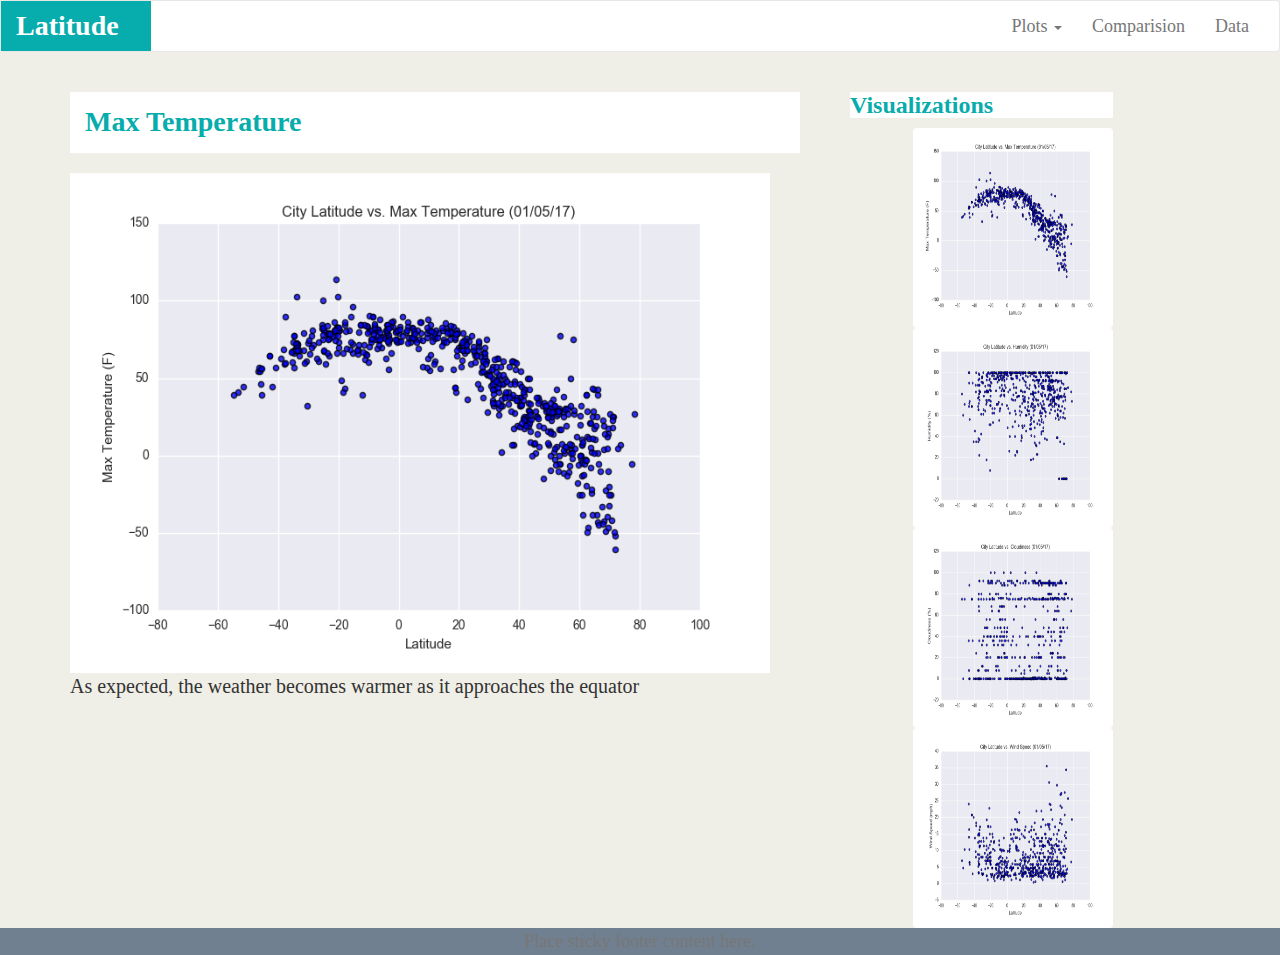
<file: visual.html>
<!DOCTYPE html>
<html lang="en-us">
<head>
  <meta charset="UTF-8">
  <title>Bootstrap Visualization Dashboard</title>
  <link rel="stylesheet" href="reset.css">
  <link rel="stylesheet" href="https://maxcdn.bootstrapcdn.com/bootstrap/3.3.7/css/bootstrap.min.css" integrity="sha384-BVYiiSIFeK1dGmJRAkycuHAHRg32OmUcww7on3RYdg4Va+PmSTsz/K68vbdEjh4u" crossorigin="anonymous">
  <link rel="stylesheet" type="text/css" href="style.css">
</head>

<body>
    <nav class="navbar navbar-default">
      <div class="container-fluid">
        <div class="navbar-header">
          <a class="navbar-brand" href="#"><strong>Latitude</strong></a>
        </div>
        <div class="collapse navbar-collapse" id="bs-example-navbar-collapse-1">
          <ul class="nav navbar-nav navbar-right">
            <li class="dropdown">
              <a href="#" class="dropdown-toggle" data-toggle="dropdown" role="button" aria-haspopup="true" aria-expanded="false">Plots <span class="caret"></span></a>
              <ul class="dropdown-menu">
                <li><a href="#">Max Temperature</a></li>
                <li><a href="#">Humidity</a></li>
                <li><a href="#">Cloudiness</a></li>
                <li><a href="#">Wind Speed</a></li>
              </ul>
            <li><a href="#">Comparision</a></li>
            <li><a href="#">Data</a></li>
            </li>
          </ul>
        </div>
      </div>
    </nav>
    <div class="container clearfix">
        <div class="row clearfix">
            <div class="col-md-8 clearfix">
                <header>
                    <h1>
                        <strong>Max Temperature</strong>
                    </h1>
                </header>
                <img id="main-image" src="Resources\assets\images\Fig1.png" alt="Main Image" class="img-fluid">
                <p>As expected, the weather becomes warmer as it approaches the equator</p>
            </div>
            <div class="col-md-3 clearfix" id="sidebar">
                    <h2>
                        <strong>Visualizations</strong>
                    </h2>
                    <ul>
                        <li><img id="viz-image" src="Resources\assets\images\Fig1.png" alt="Max Temp Image" class="img-thumbnail float-right d-inline-block"></li>
                        <li><img id="viz-image" src="Resources\assets\images\Fig2.png" alt="Humidity Image" class="img-thumbnail float-right d-inline-block"></li>
                        <li><img id="viz-image" src="Resources\assets\images\Fig3.png" alt="Cloudiness Image" class="img-thumbnail float-right d-inline-block"></li>
                        <li><img id="viz-image" src="Resources\assets\images\Fig4.png" alt="Wind Speed Image" class="img-thumbnail float-right d-inline-block"></li>
                    </ul>
                  
            </div>
        </div>
    </div>
    <footer class="footer">
        <div class="footer">
                <span class="text-muted">Place sticky footer content here.</span>
        </div>
    </footer>
    <script src="https://code.jquery.com/jquery-3.3.1.slim.min.js" integrity="sha384-q8i/X+965DzO0rT7abK41JStQIAqVgRVzpbzo5smXKp4YfRvH+8abtTE1Pi6jizo" crossorigin="anonymous"></script>
    <script src="https://cdnjs.cloudflare.com/ajax/libs/popper.js/1.14.6/umd/popper.min.js" integrity="sha384-wHAiFfRlMFy6i5SRaxvfOCifBUQy1xHdJ/yoi7FRNXMRBu5WHdZYu1hA6ZOblgut" crossorigin="anonymous"></script>
    <script src="https://stackpath.bootstrapcdn.com/bootstrap/4.2.1/js/bootstrap.min.js" integrity="sha384-B0UglyR+jN6CkvvICOB2joaf5I4l3gm9GU6Hc1og6Ls7i6U/mkkaduKaBhlAXv9k" crossorigin="anonymous"></script>
 </body>
  
</html>
</file>
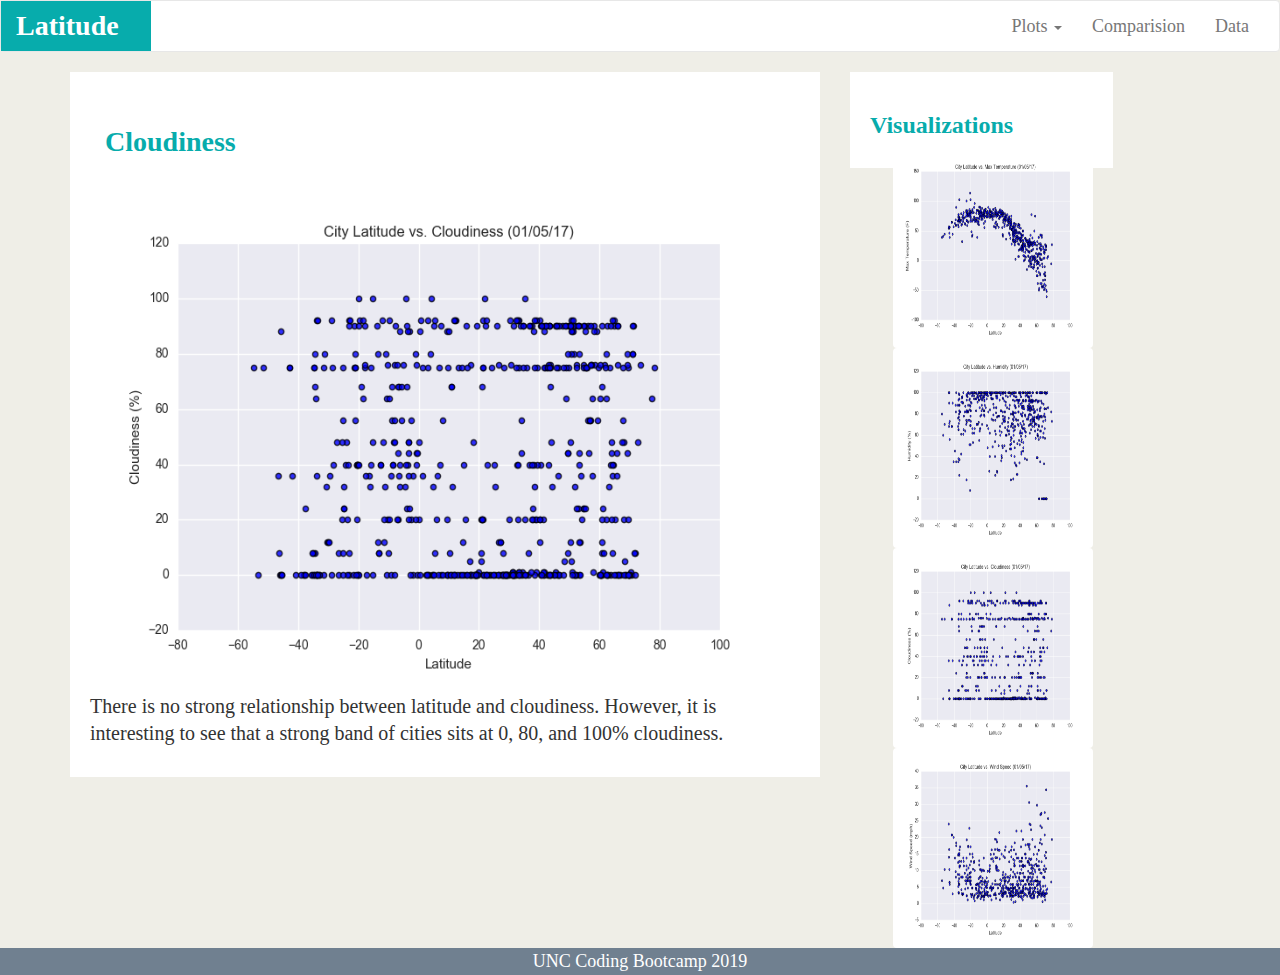
<file: viz_cloud.html>
<!DOCTYPE html>
<html lang="en-us">
<head>
  <meta charset="UTF-8">
  <title>Bootstrap Visualization Dashboard</title>
  <link rel="stylesheet" href="reset.css">
  <link rel="stylesheet" href="https://maxcdn.bootstrapcdn.com/bootstrap/3.3.7/css/bootstrap.min.css" integrity="sha384-BVYiiSIFeK1dGmJRAkycuHAHRg32OmUcww7on3RYdg4Va+PmSTsz/K68vbdEjh4u" crossorigin="anonymous">
  <link rel="stylesheet" type="text/css" href="style.css">
</head>

<body>
    <nav class="navbar navbar-default">
      <div class="container-fluid">
        <div class="navbar-header">
          <a class="navbar-brand" href="#"><strong>Latitude</strong></a>
        </div>
        <div class="collapse navbar-collapse" id="bs-example-navbar-collapse-1">
          <ul class="nav navbar-nav navbar-right">
            <li class="dropdown">
              <a href="#" class="dropdown-toggle" data-toggle="dropdown" role="button" aria-haspopup="true" aria-expanded="false">Plots <span class="caret"></span></a>
              <ul class="dropdown-menu">
                <li><a href="#">Max Temperature</a></li>
                <li><a href="#">Humidity</a></li>
                <li><a href="#">Cloudiness</a></li>
                <li><a href="#">Wind Speed</a></li>
              </ul>
            <li><a href="#">Comparision</a></li>
            <li><a href="#">Data</a></li>
            </li>
          </ul>
        </div>
      </div>
    </nav>
    <div class="container clearfix">
        <div class="row clearfix">
            <div class="col-md-8 clearfix">
                <div class="box">
                  <header>
                      <h1>
                          <strong>Cloudiness</strong>
                      </h1>
                  </header>
                  <img id="main-image" src="Resources\assets\images\Fig3.png" alt="Main Image" class="img-fluid clearfix">
                  <p>There is no strong relationship between latitude and cloudiness. However, it is interesting to see that a strong band of cities sits at 0, 80, and 100% cloudiness.</p>
                </div>
            </div>
            <div class="col-md-3 clearfix" id="sidebar">
              <div class="box">
                <h2>
                    <strong>Visualizations</strong>
                </h2>
                <ul class="viz-image-group">
                    <li><img id="viz-image" src="Resources\assets\images\Fig1.png" alt="Max Temp Image" class="img-thumbnail float-right d-inline-block"></li>
                    <li><img id="viz-image" src="Resources\assets\images\Fig2.png" alt="Humidity Image" class="img-thumbnail float-right d-inline-block"></li>
                    <li><img id="viz-image" src="Resources\assets\images\Fig3.png" alt="Cloudiness Image" class="img-thumbnail float-right d-inline-block"></li>
                    <li><img id="viz-image" src="Resources\assets\images\Fig4.png" alt="Wind Speed Image" class="img-thumbnail float-right d-inline-block"></li>
                </ul>
              </div>
            </div>
        </div>
    </div>
    <footer class="footer">
        <div class="footer">
                <span>UNC Coding Bootcamp 2019</span>
        </div>
    </footer>
    <script src="https://code.jquery.com/jquery-3.3.1.slim.min.js" integrity="sha384-q8i/X+965DzO0rT7abK41JStQIAqVgRVzpbzo5smXKp4YfRvH+8abtTE1Pi6jizo" crossorigin="anonymous"></script>
    <script src="https://cdnjs.cloudflare.com/ajax/libs/popper.js/1.14.6/umd/popper.min.js" integrity="sha384-wHAiFfRlMFy6i5SRaxvfOCifBUQy1xHdJ/yoi7FRNXMRBu5WHdZYu1hA6ZOblgut" crossorigin="anonymous"></script>
    <script src="https://stackpath.bootstrapcdn.com/bootstrap/4.2.1/js/bootstrap.min.js" integrity="sha384-B0UglyR+jN6CkvvICOB2joaf5I4l3gm9GU6Hc1og6Ls7i6U/mkkaduKaBhlAXv9k" crossorigin="anonymous"></script>
 </body>
  
</html>
</file>
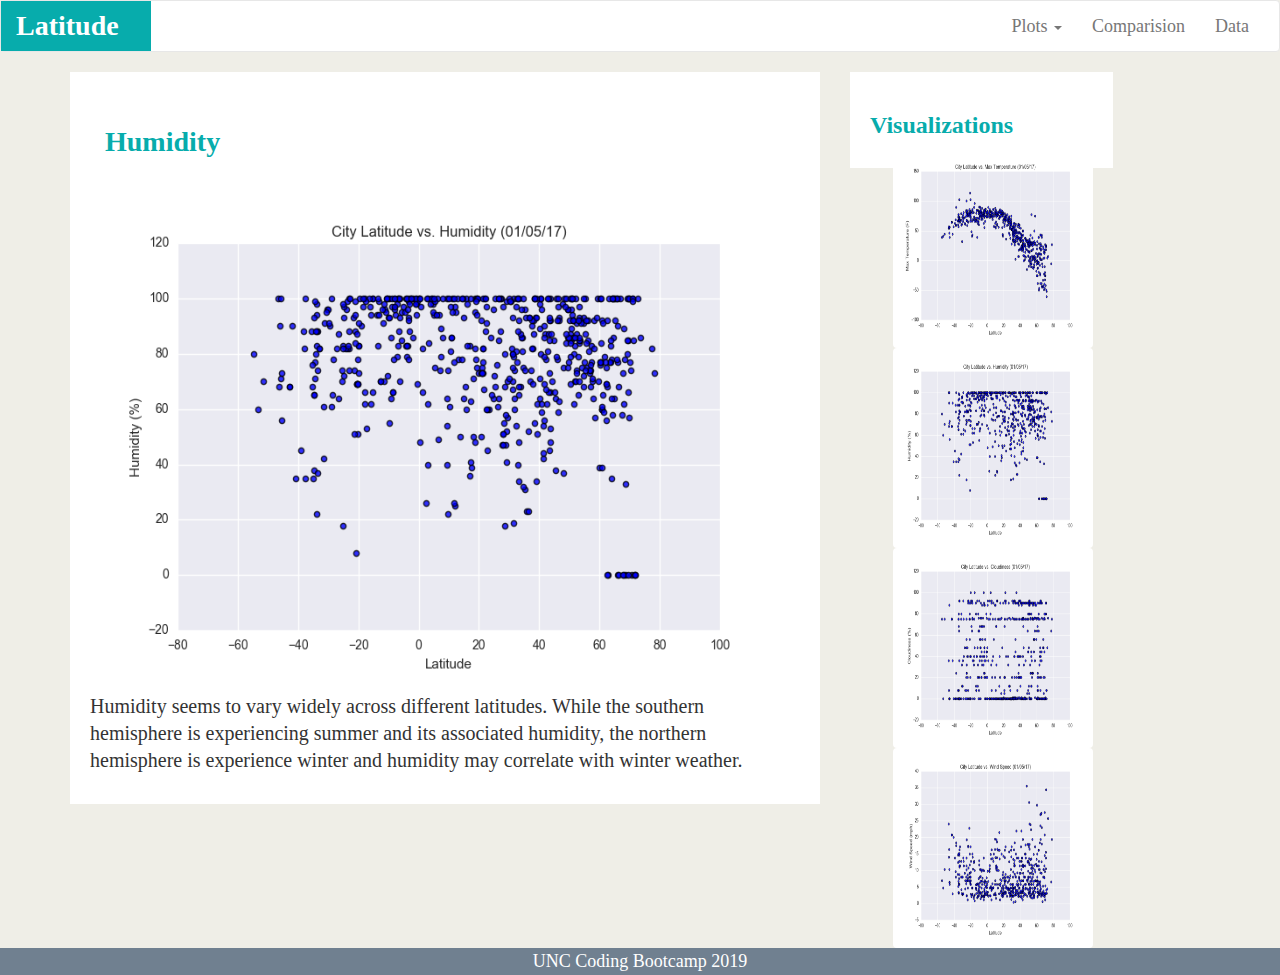
<file: viz_humid.html>
<!DOCTYPE html>
<html lang="en-us">
<head>
  <meta charset="UTF-8">
  <title>Bootstrap Visualization Dashboard</title>
  <link rel="stylesheet" href="reset.css">
  <link rel="stylesheet" href="https://maxcdn.bootstrapcdn.com/bootstrap/3.3.7/css/bootstrap.min.css" integrity="sha384-BVYiiSIFeK1dGmJRAkycuHAHRg32OmUcww7on3RYdg4Va+PmSTsz/K68vbdEjh4u" crossorigin="anonymous">
  <link rel="stylesheet" type="text/css" href="style.css">
</head>

<body>
    <nav class="navbar navbar-default">
      <div class="container-fluid">
        <div class="navbar-header">
          <a class="navbar-brand" href="#"><strong>Latitude</strong></a>
        </div>
        <div class="collapse navbar-collapse" id="bs-example-navbar-collapse-1">
          <ul class="nav navbar-nav navbar-right">
            <li class="dropdown">
              <a href="#" class="dropdown-toggle" data-toggle="dropdown" role="button" aria-haspopup="true" aria-expanded="false">Plots <span class="caret"></span></a>
              <ul class="dropdown-menu">
                <li><a href="#">Max Temperature</a></li>
                <li><a href="#">Humidity</a></li>
                <li><a href="#">Cloudiness</a></li>
                <li><a href="#">Wind Speed</a></li>
              </ul>
            <li><a href="#">Comparision</a></li>
            <li><a href="#">Data</a></li>
            </li>
          </ul>
        </div>
      </div>
    </nav>
    <div class="container clearfix">
        <div class="row clearfix">
            <div class="col-md-8 clearfix">
                <div class="box">
                  <header>
                      <h1>
                          <strong>Humidity</strong>
                      </h1>
                  </header>
                  <img id="main-image" src="Resources\assets\images\Fig2.png" alt="Main Image" class="img-fluid clearfix">
                  <p>Humidity seems to vary widely across different latitudes. While the southern hemisphere is experiencing summer and its associated humidity, the northern hemisphere is experience winter and humidity may correlate with winter weather.</p>
                </div>
            </div>
            <div class="col-md-3 clearfix" id="sidebar">
              <div class="box">
                <h2>
                    <strong>Visualizations</strong>
                </h2>
                <ul class="viz-image-group">
                    <li><img id="viz-image" src="Resources\assets\images\Fig1.png" alt="Max Temp Image" class="img-thumbnail float-right d-inline-block"></li>
                    <li><img id="viz-image" src="Resources\assets\images\Fig2.png" alt="Humidity Image" class="img-thumbnail float-right d-inline-block"></li>
                    <li><img id="viz-image" src="Resources\assets\images\Fig3.png" alt="Cloudiness Image" class="img-thumbnail float-right d-inline-block"></li>
                    <li><img id="viz-image" src="Resources\assets\images\Fig4.png" alt="Wind Speed Image" class="img-thumbnail float-right d-inline-block"></li>
                </ul>
              </div>
            </div>
        </div>
    </div>
    <footer class="footer">
        <div class="footer">
                <span>UNC Coding Bootcamp 2019</span>
        </div>
    </footer>
    <script src="https://code.jquery.com/jquery-3.3.1.slim.min.js" integrity="sha384-q8i/X+965DzO0rT7abK41JStQIAqVgRVzpbzo5smXKp4YfRvH+8abtTE1Pi6jizo" crossorigin="anonymous"></script>
    <script src="https://cdnjs.cloudflare.com/ajax/libs/popper.js/1.14.6/umd/popper.min.js" integrity="sha384-wHAiFfRlMFy6i5SRaxvfOCifBUQy1xHdJ/yoi7FRNXMRBu5WHdZYu1hA6ZOblgut" crossorigin="anonymous"></script>
    <script src="https://stackpath.bootstrapcdn.com/bootstrap/4.2.1/js/bootstrap.min.js" integrity="sha384-B0UglyR+jN6CkvvICOB2joaf5I4l3gm9GU6Hc1og6Ls7i6U/mkkaduKaBhlAXv9k" crossorigin="anonymous"></script>
 </body>
  
</html>
</file>
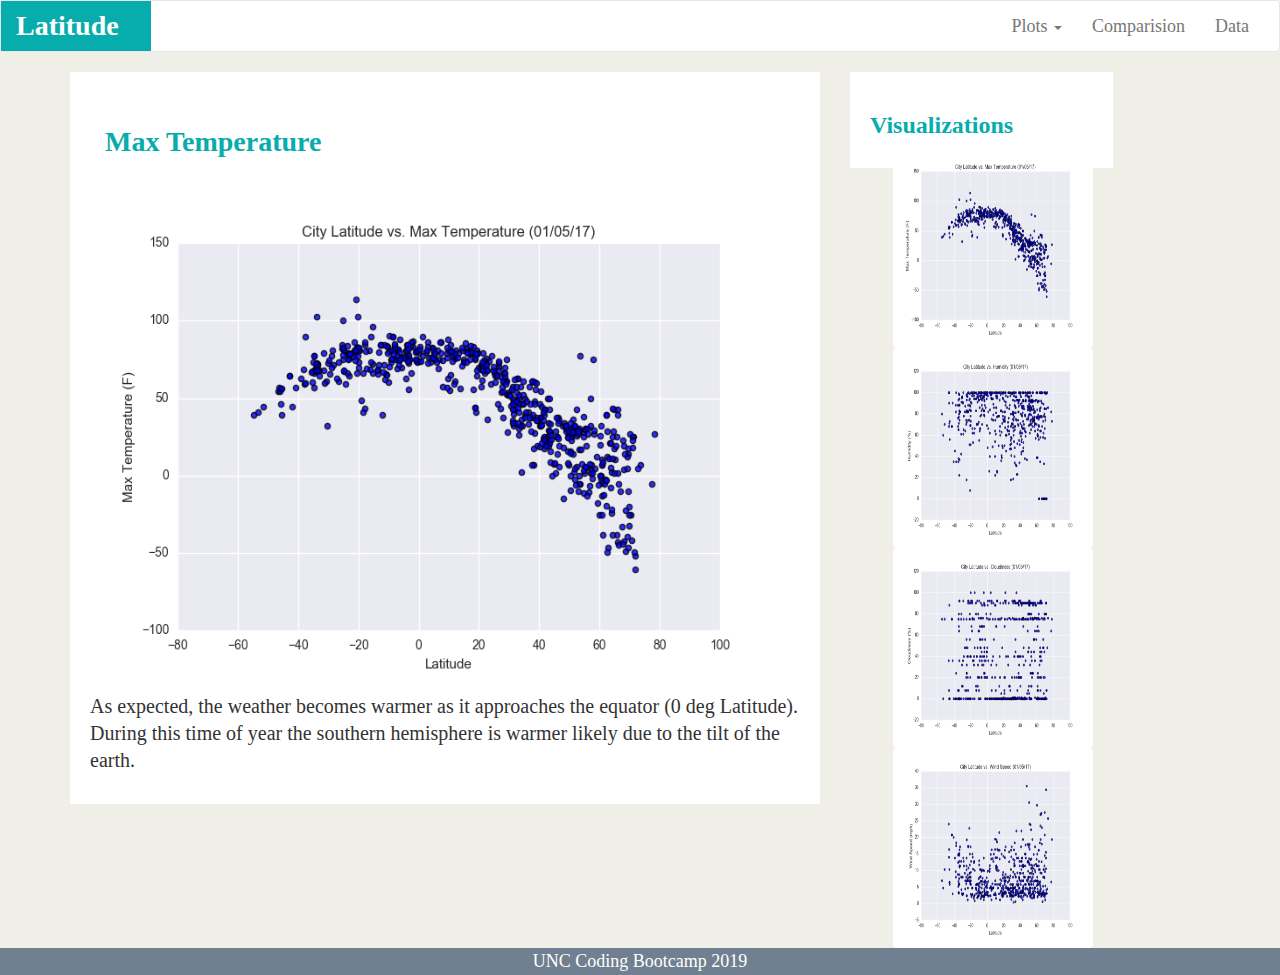
<file: viz_temp.html>
<!DOCTYPE html>
<html lang="en-us">
<head>
  <meta charset="UTF-8">
  <title>Bootstrap Visualization Dashboard</title>
  <link rel="stylesheet" href="reset.css">
  <link rel="stylesheet" href="https://maxcdn.bootstrapcdn.com/bootstrap/3.3.7/css/bootstrap.min.css" integrity="sha384-BVYiiSIFeK1dGmJRAkycuHAHRg32OmUcww7on3RYdg4Va+PmSTsz/K68vbdEjh4u" crossorigin="anonymous">
  <link rel="stylesheet" type="text/css" href="style.css">
</head>

<body>
    <nav class="navbar navbar-default">
      <div class="container-fluid">
        <div class="navbar-header">
          <a class="navbar-brand" href="#"><strong>Latitude</strong></a>
        </div>
        <div class="collapse navbar-collapse" id="bs-example-navbar-collapse-1">
          <ul class="nav navbar-nav navbar-right">
            <li class="dropdown">
              <a href="#" class="dropdown-toggle" data-toggle="dropdown" role="button" aria-haspopup="true" aria-expanded="false">Plots <span class="caret"></span></a>
              <ul class="dropdown-menu">
                <li><a href="#">Max Temperature</a></li>
                <li><a href="#">Humidity</a></li>
                <li><a href="#">Cloudiness</a></li>
                <li><a href="#">Wind Speed</a></li>
              </ul>
            <li><a href="#">Comparision</a></li>
            <li><a href="#">Data</a></li>
            </li>
          </ul>
        </div>
      </div>
    </nav>
    <div class="container clearfix">
        <div class="row clearfix">
            <div class="col-md-8 clearfix">
                <div class="box">
                  <header>
                      <h1>
                          <strong>Max Temperature</strong>
                      </h1>
                  </header>
                  <img id="main-image" src="Resources\assets\images\Fig1.png" alt="Main Image" class="img-fluid clearfix">
                  <p>As expected, the weather becomes warmer as it approaches the equator (0 deg Latitude). During this time of year the southern hemisphere is warmer likely due to the tilt of the earth.</p>
                </div>
            </div>
            <div class="col-md-3 clearfix" id="sidebar">
              <div class="box">
                <h2>
                    <strong>Visualizations</strong>
                </h2>
                <ul class="viz-image-group">
                    <li><img id="viz-image" src="Resources\assets\images\Fig1.png" alt="Max Temp Image" class="img-thumbnail float-right d-inline-block"></li>
                    <li><img id="viz-image" src="Resources\assets\images\Fig2.png" alt="Humidity Image" class="img-thumbnail float-right d-inline-block"></li>
                    <li><img id="viz-image" src="Resources\assets\images\Fig3.png" alt="Cloudiness Image" class="img-thumbnail float-right d-inline-block"></li>
                    <li><img id="viz-image" src="Resources\assets\images\Fig4.png" alt="Wind Speed Image" class="img-thumbnail float-right d-inline-block"></li>
                </ul>
              </div>
            </div>
        </div>
    </div>
    <footer class="footer">
        <div class="footer">
                <span>UNC Coding Bootcamp 2019</span>
        </div>
    </footer>
    <script src="https://code.jquery.com/jquery-3.3.1.slim.min.js" integrity="sha384-q8i/X+965DzO0rT7abK41JStQIAqVgRVzpbzo5smXKp4YfRvH+8abtTE1Pi6jizo" crossorigin="anonymous"></script>
    <script src="https://cdnjs.cloudflare.com/ajax/libs/popper.js/1.14.6/umd/popper.min.js" integrity="sha384-wHAiFfRlMFy6i5SRaxvfOCifBUQy1xHdJ/yoi7FRNXMRBu5WHdZYu1hA6ZOblgut" crossorigin="anonymous"></script>
    <script src="https://stackpath.bootstrapcdn.com/bootstrap/4.2.1/js/bootstrap.min.js" integrity="sha384-B0UglyR+jN6CkvvICOB2joaf5I4l3gm9GU6Hc1og6Ls7i6U/mkkaduKaBhlAXv9k" crossorigin="anonymous"></script>
 </body>
  
</html>
</file>
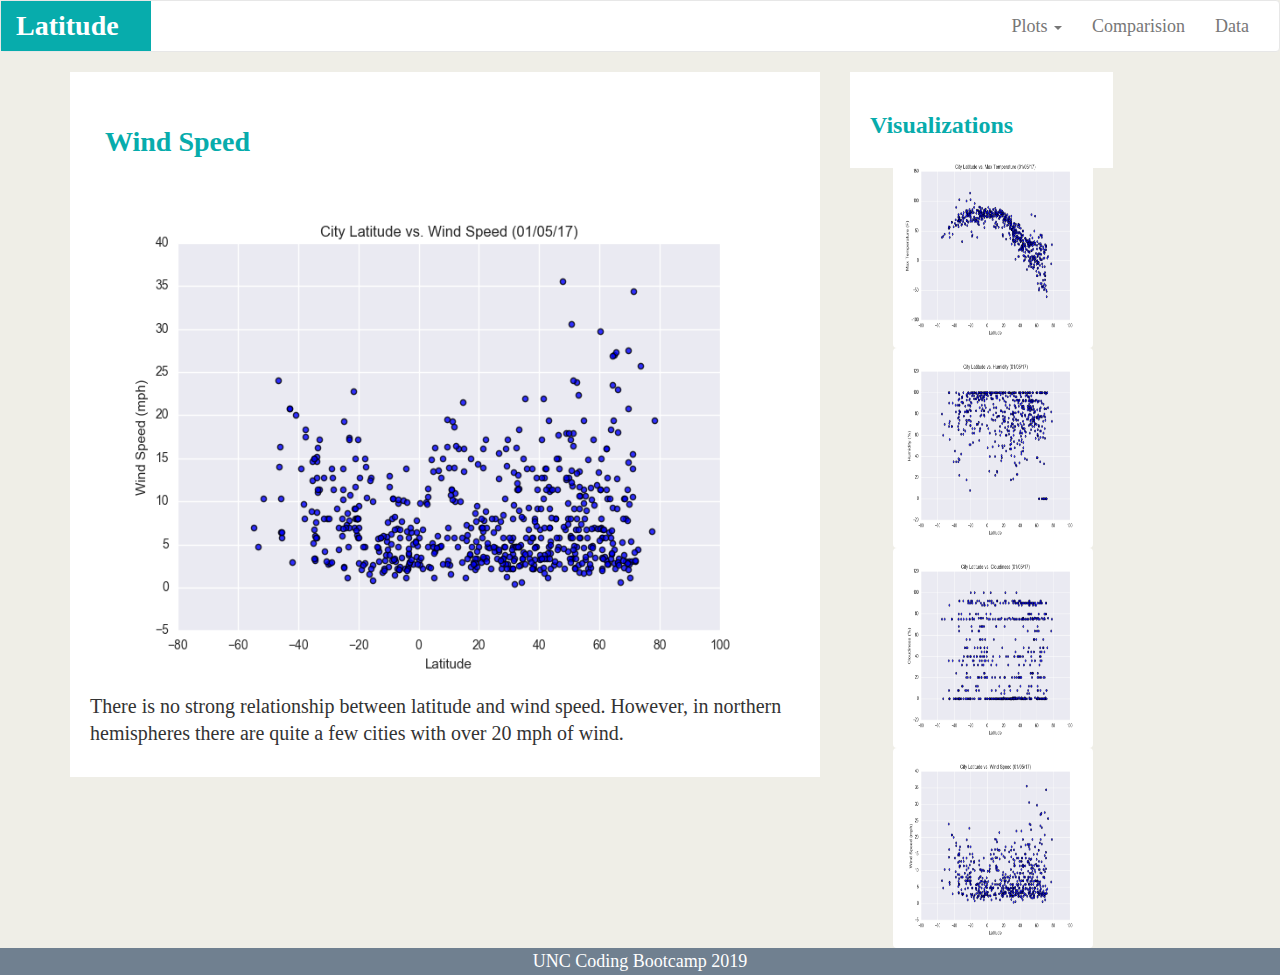
<file: viz_wind.html>
<!DOCTYPE html>
<html lang="en-us">
<head>
  <meta charset="UTF-8">
  <title>Bootstrap Visualization Dashboard</title>
  <link rel="stylesheet" href="reset.css">
  <link rel="stylesheet" href="https://maxcdn.bootstrapcdn.com/bootstrap/3.3.7/css/bootstrap.min.css" integrity="sha384-BVYiiSIFeK1dGmJRAkycuHAHRg32OmUcww7on3RYdg4Va+PmSTsz/K68vbdEjh4u" crossorigin="anonymous">
  <link rel="stylesheet" type="text/css" href="style.css">
</head>

<body>
    <nav class="navbar navbar-default">
      <div class="container-fluid">
        <div class="navbar-header">
          <a class="navbar-brand" href="#"><strong>Latitude</strong></a>
        </div>
        <div class="collapse navbar-collapse" id="bs-example-navbar-collapse-1">
          <ul class="nav navbar-nav navbar-right">
            <li class="dropdown">
              <a href="#" class="dropdown-toggle" data-toggle="dropdown" role="button" aria-haspopup="true" aria-expanded="false">Plots <span class="caret"></span></a>
              <ul class="dropdown-menu">
                <li><a href="#">Max Temperature</a></li>
                <li><a href="#">Humidity</a></li>
                <li><a href="#">Cloudiness</a></li>
                <li><a href="#">Wind Speed</a></li>
              </ul>
            <li><a href="#">Comparision</a></li>
            <li><a href="#">Data</a></li>
            </li>
          </ul>
        </div>
      </div>
    </nav>
    <div class="container clearfix">
        <div class="row clearfix">
            <div class="col-md-8 clearfix">
                <div class="box">
                  <header>
                      <h1>
                          <strong>Wind Speed</strong>
                      </h1>
                  </header>
                  <img id="main-image" src="Resources\assets\images\Fig4.png" alt="Main Image" class="img-fluid clearfix">
                  <p>There is no strong relationship between latitude and wind speed. However, in northern hemispheres there are quite a few cities with over 20 mph of wind.</p>
                </div>
            </div>
            <div class="col-md-3 clearfix" id="sidebar">
              <div class="box">
                <h2>
                    <strong>Visualizations</strong>
                </h2>
                <ul class="viz-image-group">
                    <li><img id="viz-image" src="Resources\assets\images\Fig1.png" alt="Max Temp Image" class="img-thumbnail float-right d-inline-block"></li>
                    <li><img id="viz-image" src="Resources\assets\images\Fig2.png" alt="Humidity Image" class="img-thumbnail float-right d-inline-block"></li>
                    <li><img id="viz-image" src="Resources\assets\images\Fig3.png" alt="Cloudiness Image" class="img-thumbnail float-right d-inline-block"></li>
                    <li><img id="viz-image" src="Resources\assets\images\Fig4.png" alt="Wind Speed Image" class="img-thumbnail float-right d-inline-block"></li>
                </ul>
              </div>
            </div>
        </div>
    </div>
    <footer class="footer">
        <div class="footer">
                <span>UNC Coding Bootcamp 2019</span>
        </div>
    </footer>
    <script src="https://code.jquery.com/jquery-3.3.1.slim.min.js" integrity="sha384-q8i/X+965DzO0rT7abK41JStQIAqVgRVzpbzo5smXKp4YfRvH+8abtTE1Pi6jizo" crossorigin="anonymous"></script>
    <script src="https://cdnjs.cloudflare.com/ajax/libs/popper.js/1.14.6/umd/popper.min.js" integrity="sha384-wHAiFfRlMFy6i5SRaxvfOCifBUQy1xHdJ/yoi7FRNXMRBu5WHdZYu1hA6ZOblgut" crossorigin="anonymous"></script>
    <script src="https://stackpath.bootstrapcdn.com/bootstrap/4.2.1/js/bootstrap.min.js" integrity="sha384-B0UglyR+jN6CkvvICOB2joaf5I4l3gm9GU6Hc1og6Ls7i6U/mkkaduKaBhlAXv9k" crossorigin="anonymous"></script>
 </body>
  
</html>
</file>
<file: style.css>
/*
 First External CSS Stylesheet
 */

/* Styling for HTML elements */
body {
  padding: 0;
  margin: 0;
  font-family: Georgia, "Times New Roman", Times, serif;
  font-size: 18px;
  line-height: 150%;
  color: #333;
  background: #efeee7;
}

h1 {
  padding: 15px;
  margin-right: 20px;
  margin-bottom: 20px;
  font-size: 28px;
  color:  rgb(7, 172, 172);
  background: white;
  text-align: left;
}

h2 {
  font-size: 24px;
  color:  rgb(7, 172, 172);
  background: white;
}
h3{
  color: rgb(7, 172, 172);
  font-size: 24px;
}
p {
  font-size: 20px;
}


/* Selecting elements by class */
.col-md-10,
.col-md-5{  
  padding: 20px;
  background: white;
}

.box {
  padding: 20px;
  background: white;
  border: 0;
}

.img-thumbnail {
  border: 0;
}
/* .active{
  border-color: rgb(7, 172, 172);
  border-width:
} */
.footer{
  background: slategray;
  text-align: center;
  color: white;
}
.navbar{
  background:white;
}

.sidebar {
  background:white;
  padding: 20px;
  width: 100%;
}

/* Selecting elements by ID */
#viz-image {
  float: right;
  position: relative;
  width: 200px;
  height: 200px;
  display: flex
}

#landing-image {
  width: 300px;
  height: 250px;
  margin-right: 20px;
} 

#main-image {
  width: 700px;
  height: 500px;
  margin-right: 20px;
} 

#comp-image {
  width: 400px;
  height: 300px;
  margin-right: 20px;
} 
.navbar-default .navbar-brand {
  width: 150px;
  height: 50px;
  margin-right: 20px;
  font-size: 28px;
  color: white;
  background-color: rgb(7, 172, 172);
}
/* Adding media queries to show the drop-down when the screen is smaller than 480 pixels */
@media (max-width: 480px) {
  .navbar li {
    padding: 10px;
  }
  
 .navbar-toggle {
    display: block;
}
}
</file>
